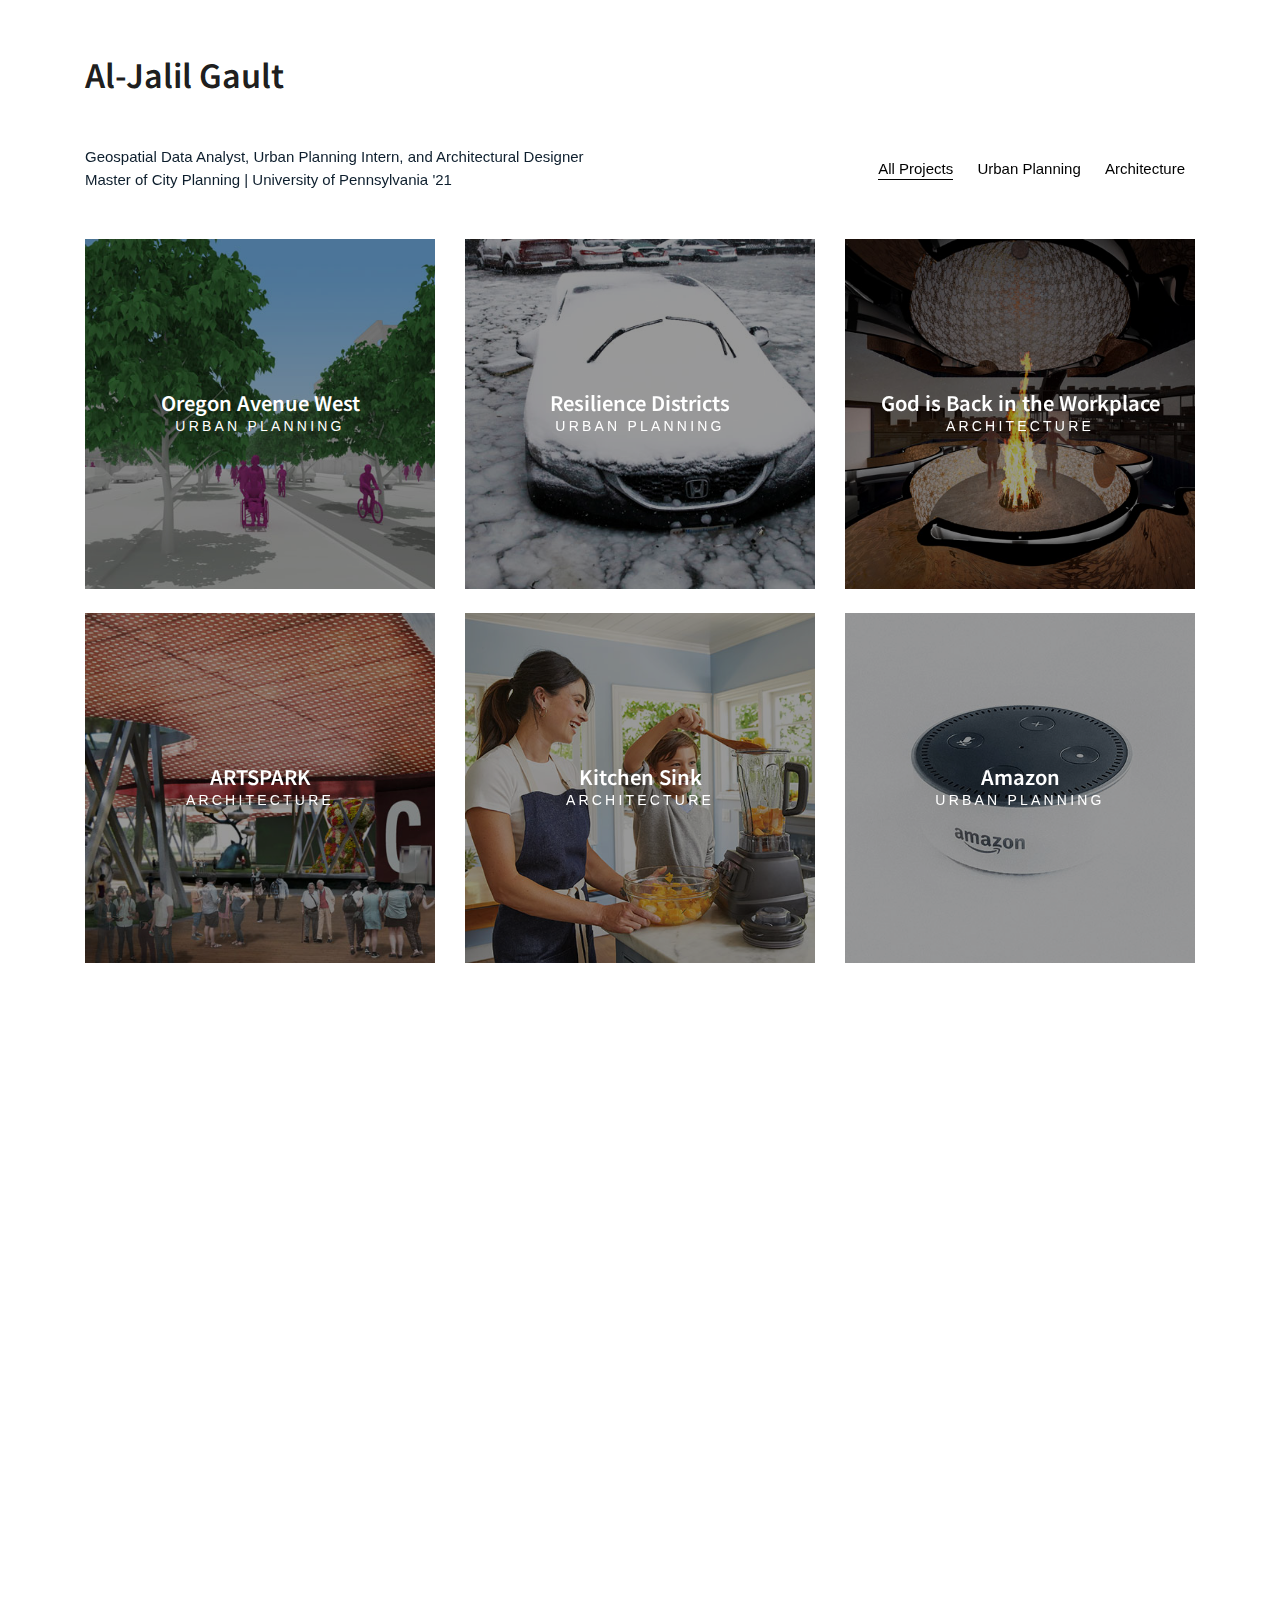
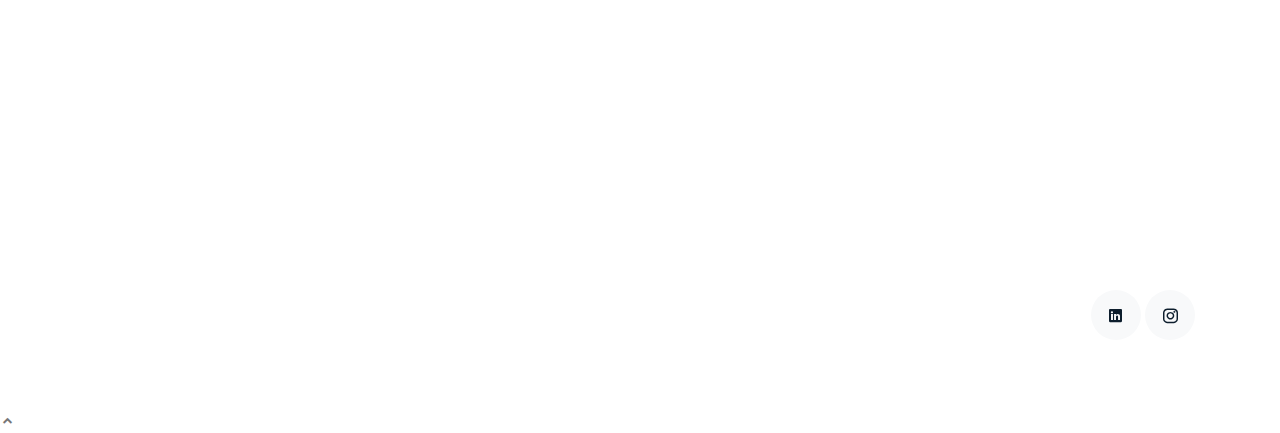
<file: index.html>
<!DOCTYPE html>
<html lang="en">

<head>
  <meta charset="utf-8">
  <meta content="width=device-width, initial-scale=1.0" name="viewport">

  <title>Al-Jalil Gault - Home</title>
  <meta content="" name="descriptison">
  <meta content="" name="keywords">

  <!-- Favicons -->
  <link href="assets/img/favicon.png" rel="icon">
  <link href="assets/img/apple-touch-icon.png" rel="apple-touch-icon">

  <!-- Google Fonts -->
  <link href="https://fonts.googleapis.com/css?family=Noto+Sans+JP" rel="stylesheet">

  <!-- Vendor CSS Files -->
  <link href="assets/vendor/bootstrap/css/bootstrap.min.css" rel="stylesheet">
  <link href="assets/vendor/icofont/icofont.min.css" rel="stylesheet">
  <link href="assets/vendor/aos/aos.css" rel="stylesheet">
  <link href="assets/vendor/line-awesome/css/line-awesome.min.css" rel="stylesheet">
  <link href="assets/vendor/owl.carousel/assets/owl.carousel.min.css" rel="stylesheet">

  <!-- Template Main CSS File -->
  <link href="assets/css/style.css" rel="stylesheet">

  <!-- =======================================================
  * Template Name: MyPortfolio - v2.0.0
  * Template URL: https://bootstrapmade.com/myportfolio-bootstrap-portfolio-website-template/
  * Author: BootstrapMade.com
  * License: https://bootstrapmade.com/license/
  ======================================================== -->
</head>

<body>
  <nav class="navbar navbar-light custom-navbar">
    <div class="container">
      <a class="navbar-brand" href="index.html"><h2>Al-Jalil Gault</h2></a>
      </a>

    </div>
  </nav>

  <main id="main">

    <!-- ======= Works Section ======= -->
    <section class="section site-portfolio">
      <div class="container">
        <div class="row mb-5 align-items-center">
          <div class="col-md-12 col-lg-6 mb-4 mb-lg-0" data-aos="fade-up">
            <p class="mb-0"> Geospatial Data Analyst, Urban Planning Intern, and Architectural Designer </p>
            <p class="mb-0"> Master of City Planning | University of Pennsylvania '21 </p>
          </div>
          <div class="col-md-12 col-lg-6 text-left text-lg-right" data-aos="fade-up" data-aos-delay="100">
            <div id="filters" class="filters">
              <a href="#" data-filter="*" class="active">All Projects</a>
              <a href="#" data-filter=".urban">Urban Planning</a>
              <a href="#" data-filter=".arch">Architecture</a>
            </div>
          </div>
        </div>
        <div id="portfolio-grid" class="row no-gutter" data-aos="fade-up" data-aos-delay="200">
          <div class="item urban col-sm-6 col-md-4 col-lg-4 mb-4">
            <a href="oregon-ave-west.html" class="item-wrap fancybox">
              <div class="work-info">
                <h3>Oregon Avenue West</h3>
                <span>Urban Planning</span>
              </div>
              <img class="img-fluid" src="assets/img/thumbnails/oregon_ave_west_thumb.jpg">
            </a>
          </div>
          <div class="item urban col-sm-6 col-md-4 col-lg-4 mb-4">
            <a href="work-single.html" class="item-wrap fancybox">
              <div class="work-info">
                <h3>Resilience Districts</h3>
                <span>Urban Planning</span>
              </div>
              <img class="img-fluid" src="assets/img/thumbnails/resilience_districts_thumb.jpg">
            </a>
          </div>
          <div class="item arch col-sm-6 col-md-4 col-lg-4 mb-4">
            <a href="god_is_back.html" class="item-wrap fancybox">
              <div class="work-info">
                <h3>God is Back in the Workplace</h3>
                <span>Architecture</span>
              </div>
              <img class="img-fluid" src="assets/img/thumbnails/god_is_back_thumb.jpg">
            </a>
          </div>
          <div class="item arch col-sm-6 col-md-4 col-lg-4 mb-4">
            <a href="work-single.html" class="item-wrap fancybox">
              <div class="work-info">
                <h3>ARTSPARK</h3>
                <span>Architecture</span>
              </div>
              <img class="img-fluid" src="assets/img/thumbnails/artspark_thumb.jpg">
            </a>
          </div>
          <div class="item arch col-sm-6 col-md-4 col-lg-4 mb-4">
            <a href="work-single.html" class="item-wrap fancybox">
              <div class="work-info">
                <h3>Kitchen Sink</h3>
                <span>Architecture</span>
              </div>
              <img class="img-fluid" src="assets/img/img_5.jpg">
            </a>
          </div>
          <div class="item urban col-sm-6 col-md-4 col-lg-4 mb-4">
            <a href="work-single.html" class="item-wrap fancybox">
              <div class="work-info">
                <h3>Amazon</h3>
                <span>Urban Planning</span>
              </div>
              <img class="img-fluid" src="assets/img/img_6.jpg">
            </a>
          </div>
        </div>
      </div>
    </section><!-- End  Works Section -->
    
    <section class="section pb-5">
      <div class="container">
        <div class="row mb-5 align-items-end">
          <div class="col-md-6" data-aos="fade-up">

            <h2>About Me</h2>
            <p class="mb-0">Lorem ipsum dolor sit amet consectetur adipisicing elit. Quisquam necessitatibus incidunt ut
              officiis explicabo inventore.</p>
          </div>

        </div>

        <div class="row">
          <div class="col-md-4 ml-auto order-2" data-aos="fade-up">
            <p>Lorem ipsum dolor sit amet, consectetur adipisicing elit. Dolor dignissimos delectus minima reprehenderit
              molestias illo dolorem et, odio!</p>
            <p>Fuga fugit distinctio delectus iure vitae consequatur excepturi, mollitia, consectetur molestias sapiente
              rem consequuntur, illum adipisci, sed obcaecati!</p>
            <p>Ex, dolorem qui voluptas reprehenderit provident, ad ipsum iure a consequatur voluptatem incidunt nobis.
              Vitae reiciendis quae ex.</p>
            <p>Optio consectetur culpa nemo, fugit pariatur veniam voluptate laudantium rerum fuga dolor in maiores ea
              nisi voluptatibus. Minus?</p>
            <p><a href="assets/docs/200326_Gault_complete_CV.pdf" class="readmore">Download my CV</a></p>
          </div>

          <div class="col-md-7 mb-5 mb-md-0" data-aos="fade-up">
            <p><img src="assets/img/about_me.jpg" alt="Image" class="img-fluid"></p>
          </div>

        </div>

      </div>

    </section>

  <!-- ======= Footer ======= -->
  <footer class="footer" role="contentinfo">
    <div class="container">
      <div class="row">
        <div class="col-sm-6">
        </div>
        <div class="col-sm-6 social text-md-right">
          <a href="https://www.linkedin.com/in/aljalil"><span class="icofont-linkedin"></span></a>
          <a href="https://www.instagram.com/see_aljalil/"><span class="icofont-instagram"></span></a>
        </div>
      </div>
    </div>
  </footer>

  <a href="#" class="back-to-top"><i class="icofont-simple-up"></i></a>

  <!-- Vendor JS Files -->
  <script src="assets/vendor/jquery/jquery.min.js"></script>
  <script src="assets/vendor/bootstrap/js/bootstrap.bundle.min.js"></script>
  <script src="assets/vendor/jquery.easing/jquery.easing.min.js"></script>
  <script src="assets/vendor/php-email-form/validate.js"></script>
  <script src="assets/vendor/aos/aos.js"></script>
  <script src="assets/vendor/isotope-layout/isotope.pkgd.min.js"></script>
  <script src="assets/vendor/owl.carousel/owl.carousel.min.js"></script>

  <!-- Template Main JS File -->
  <script src="assets/js/main.js"></script>

</body>

</html>
</file>
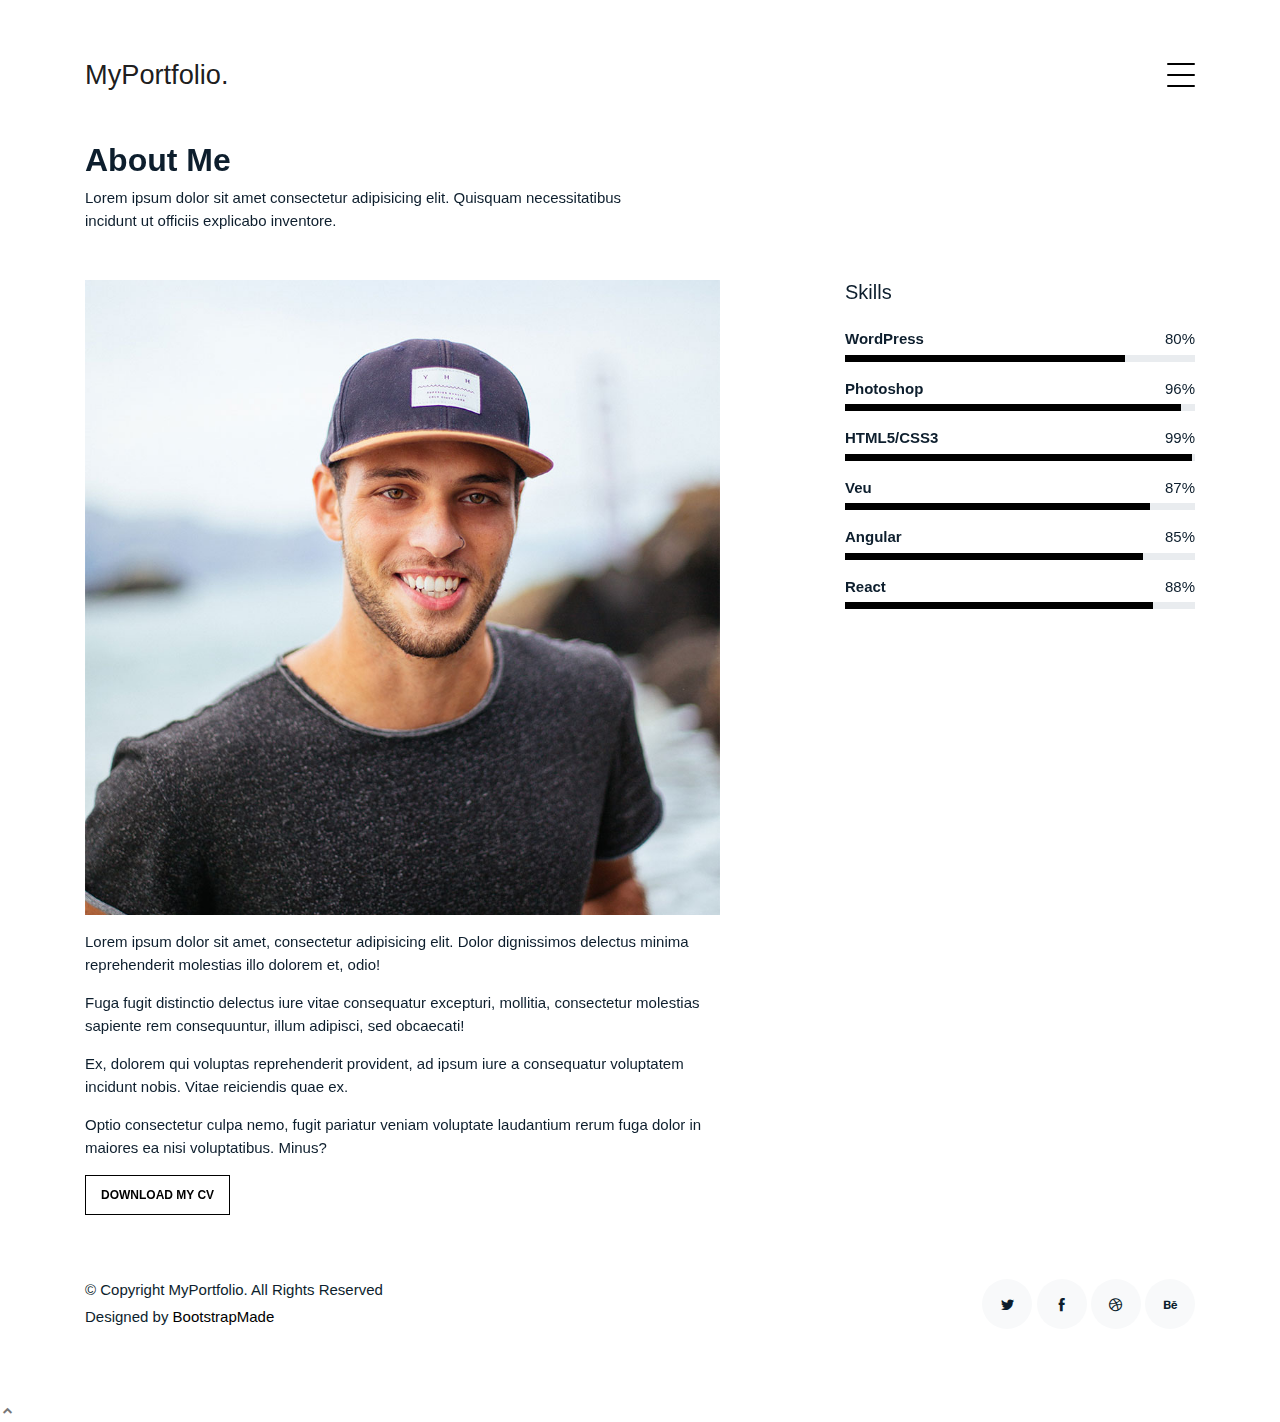
<file: about.html>
<!DOCTYPE html>
<html lang="en">

<head>
  <meta charset="utf-8">
  <meta content="width=device-width, initial-scale=1.0" name="viewport">

  <title>MyPortfolio Bootstrap Template - About</title>
  <meta content="" name="descriptison">
  <meta content="" name="keywords">

  <!-- Favicons -->
  <link href="assets/img/favicon.png" rel="icon">
  <link href="assets/img/apple-touch-icon.png" rel="apple-touch-icon">

  <!-- Google Fonts -->
  <link href="https://fonts.googleapis.com/css?family=https://fonts.googleapis.com/css?family=Inconsolata:400,500,600,700|Raleway:400,400i,500,500i,600,600i,700,700i" rel="stylesheet">

  <!-- Vendor CSS Files -->
  <link href="assets/vendor/bootstrap/css/bootstrap.min.css" rel="stylesheet">
  <link href="assets/vendor/icofont/icofont.min.css" rel="stylesheet">
  <link href="assets/vendor/aos/aos.css" rel="stylesheet">
  <link href="assets/vendor/line-awesome/css/line-awesome.min.css" rel="stylesheet">
  <link href="assets/vendor/owl.carousel/assets/owl.carousel.min.css" rel="stylesheet">

  <!-- Template Main CSS File -->
  <link href="assets/css/style.css" rel="stylesheet">

  <!-- =======================================================
  * Template Name: MyPortfolio - v2.0.0
  * Template URL: https://bootstrapmade.com/myportfolio-bootstrap-portfolio-website-template/
  * Author: BootstrapMade.com
  * License: https://bootstrapmade.com/license/
  ======================================================== -->
</head>

<body>

  <!-- ======= Navbar ======= -->
  <div class="collapse navbar-collapse custom-navmenu" id="main-navbar">
    <div class="container py-2 py-md-5">
      <div class="row align-items-start">
        <div class="col-md-2">
          <ul class="custom-menu">
            <li><a href="index.html">Home</a></li>
            <li class="active"><a href="about.html">About Me</a></li>
            <li><a href="services.html">Services</a></li>
            <li><a href="works.html">Works</a></li>
            <li><a href="contact.html">Contact</a></li>
          </ul>
        </div>
        <div class="col-md-6 d-none d-md-block  mr-auto">
          <div class="tweet d-flex">
            <span class="icofont-twitter text-white mt-2 mr-3"></span>
            <div>
              <p><em>Lorem ipsum dolor sit amet consectetur adipisicing elit. Quisquam necessitatibus incidunt ut officiis explicabo inventore. <br> <a href="#">t.co/v82jsk</a></em></p>
            </div>
          </div>
        </div>
        <div class="col-md-4 d-none d-md-block">
          <h3>Hire Me</h3>
          <p>Lorem ipsum dolor sit amet consectetur adipisicing elit. Quisquam necessitatibus incidunt ut officiisexplicabo inventore. <br> <a href="#">myemail@gmail.com</a></p>
        </div>
      </div>

    </div>
  </div>

  <nav class="navbar navbar-light custom-navbar">
    <div class="container">
      <a class="navbar-brand" href="index.html">MyPortfolio.</a>

      <a href="#" class="burger" data-toggle="collapse" data-target="#main-navbar">
        <span></span>
      </a>

    </div>
  </nav>

  <main id="main">

    <section class="section pb-5">
      <div class="container">
        <div class="row mb-5 align-items-end">
          <div class="col-md-6" data-aos="fade-up">

            <h2>About Me</h2>
            <p class="mb-0">Lorem ipsum dolor sit amet consectetur adipisicing elit. Quisquam necessitatibus incidunt ut
              officiis explicabo inventore.</p>
          </div>

        </div>

        <div class="row">
          <div class="col-md-4 ml-auto order-2" data-aos="fade-up">
            <h3 class="h3 mb-4">Skills</h3>
            <ul class="list-unstyled">
              <li class="mb-3">
                <div class="d-flex mb-1">
                  <strong>WordPress</strong>
                  <span class="ml-auto">80%</span>
                </div>
                <div class="progress custom-progress">
                  <div class="progress-bar" role="progressbar" style="width: 80%" aria-valuenow="80" aria-valuemin="0" aria-valuemax="100"></div>
                </div>
              </li>
              <li class="mb-3">
                <div class="d-flex mb-1">
                  <strong>Photoshop</strong>
                  <span class="ml-auto">96%</span>
                </div>
                <div class="progress custom-progress">
                  <div class="progress-bar" role="progressbar" style="width: 96%" aria-valuenow="96" aria-valuemin="0" aria-valuemax="100"></div>
                </div>
              </li>
              <li class="mb-3">
                <div class="d-flex mb-1">
                  <strong>HTML5/CSS3</strong>
                  <span class="ml-auto">99%</span>
                </div>
                <div class="progress custom-progress">
                  <div class="progress-bar" role="progressbar" style="width: 99%" aria-valuenow="99" aria-valuemin="0" aria-valuemax="100"></div>
                </div>
              </li>
              <li class="mb-3">
                <div class="d-flex mb-1">
                  <strong>Veu</strong>
                  <span class="ml-auto">87%</span>
                </div>
                <div class="progress custom-progress">
                  <div class="progress-bar" role="progressbar" style="width: 87%" aria-valuenow="87" aria-valuemin="0" aria-valuemax="100"></div>
                </div>
              </li>
              <li class="mb-3">
                <div class="d-flex mb-1">
                  <strong>Angular</strong>
                  <span class="ml-auto">85%</span>
                </div>
                <div class="progress custom-progress">
                  <div class="progress-bar" role="progressbar" style="width: 85%" aria-valuenow="85" aria-valuemin="0" aria-valuemax="100"></div>
                </div>
              </li>
              <li class="mb-3">
                <div class="d-flex mb-1">
                  <strong>React</strong>
                  <span class="ml-auto">88%</span>
                </div>
                <div class="progress custom-progress">
                  <div class="progress-bar" role="progressbar" style="width: 88%" aria-valuenow="88" aria-valuemin="0" aria-valuemax="100"></div>
                </div>
              </li>
            </ul>
          </div>

          <div class="col-md-7 mb-5 mb-md-0" data-aos="fade-up">
            <p><img src="assets/img/person_1_sq.jpg" alt="Image" class="img-fluid"></p>
            <p>Lorem ipsum dolor sit amet, consectetur adipisicing elit. Dolor dignissimos delectus minima reprehenderit
              molestias illo dolorem et, odio!</p>
            <p>Fuga fugit distinctio delectus iure vitae consequatur excepturi, mollitia, consectetur molestias sapiente
              rem consequuntur, illum adipisci, sed obcaecati!</p>
            <p>Ex, dolorem qui voluptas reprehenderit provident, ad ipsum iure a consequatur voluptatem incidunt nobis.
              Vitae reiciendis quae ex.</p>
            <p>Optio consectetur culpa nemo, fugit pariatur veniam voluptate laudantium rerum fuga dolor in maiores ea
              nisi voluptatibus. Minus?</p>
            <p><a href="#" class="readmore">Download my CV</a></p>
          </div>

        </div>

      </div>

    </section>

  </main><!-- End #main -->

  <!-- ======= Footer ======= -->
  <footer class="footer" role="contentinfo">
    <div class="container">
      <div class="row">
        <div class="col-sm-6">
          <p class="mb-1">&copy; Copyright MyPortfolio. All Rights Reserved</p>
          <div class="credits">
            <!--
            All the links in the footer should remain intact.
            You can delete the links only if you purchased the pro version.
            Licensing information: https://bootstrapmade.com/license/
            Purchase the pro version with working PHP/AJAX contact form: https://bootstrapmade.com/buy/?theme=MyPortfolio
          -->
            Designed by <a href="https://bootstrapmade.com/">BootstrapMade</a>
          </div>
        </div>
        <div class="col-sm-6 social text-md-right">
          <a href="#"><span class="icofont-twitter"></span></a>
          <a href="#"><span class="icofont-facebook"></span></a>
          <a href="#"><span class="icofont-dribbble"></span></a>
          <a href="#"><span class="icofont-behance"></span></a>
        </div>
      </div>
    </div>
  </footer>

  <a href="#" class="back-to-top"><i class="icofont-simple-up"></i></a>

  <!-- Vendor JS Files -->
  <script src="assets/vendor/jquery/jquery.min.js"></script>
  <script src="assets/vendor/bootstrap/js/bootstrap.bundle.min.js"></script>
  <script src="assets/vendor/jquery.easing/jquery.easing.min.js"></script>
  <script src="assets/vendor/php-email-form/validate.js"></script>
  <script src="assets/vendor/aos/aos.js"></script>
  <script src="assets/vendor/isotope-layout/isotope.pkgd.min.js"></script>
  <script src="assets/vendor/owl.carousel/owl.carousel.min.js"></script>

  <!-- Template Main JS File -->
  <script src="assets/js/main.js"></script>

</body>

</html>
</file>
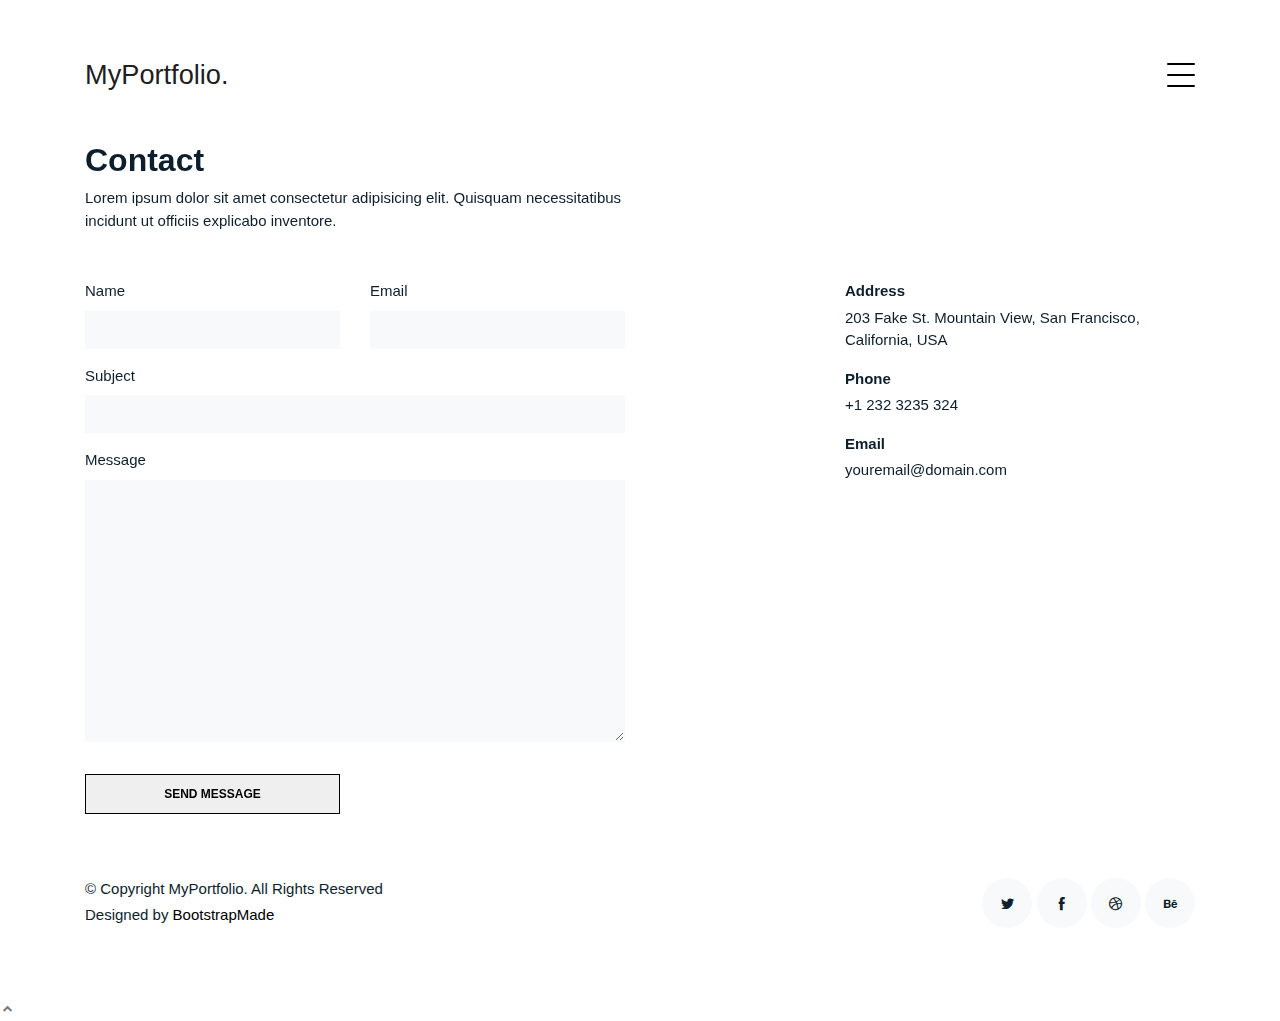
<file: contact.html>
<!DOCTYPE html>
<html lang="en">

<head>
  <meta charset="utf-8">
  <meta content="width=device-width, initial-scale=1.0" name="viewport">

  <title>MyPortfolio Bootstrap Template - Contact</title>
  <meta content="" name="descriptison">
  <meta content="" name="keywords">

  <!-- Favicons -->
  <link href="assets/img/favicon.png" rel="icon">
  <link href="assets/img/apple-touch-icon.png" rel="apple-touch-icon">

  <!-- Google Fonts -->
  <link href="https://fonts.googleapis.com/css?family=https://fonts.googleapis.com/css?family=Inconsolata:400,500,600,700|Raleway:400,400i,500,500i,600,600i,700,700i" rel="stylesheet">

  <!-- Vendor CSS Files -->
  <link href="assets/vendor/bootstrap/css/bootstrap.min.css" rel="stylesheet">
  <link href="assets/vendor/icofont/icofont.min.css" rel="stylesheet">
  <link href="assets/vendor/aos/aos.css" rel="stylesheet">
  <link href="assets/vendor/line-awesome/css/line-awesome.min.css" rel="stylesheet">
  <link href="assets/vendor/owl.carousel/assets/owl.carousel.min.css" rel="stylesheet">

  <!-- Template Main CSS File -->
  <link href="assets/css/style.css" rel="stylesheet">

  <!-- =======================================================
  * Template Name: MyPortfolio - v2.0.0
  * Template URL: https://bootstrapmade.com/myportfolio-bootstrap-portfolio-website-template/
  * Author: BootstrapMade.com
  * License: https://bootstrapmade.com/license/
  ======================================================== -->
</head>

<body>

  <!-- ======= Navbar ======= -->
  <div class="collapse navbar-collapse custom-navmenu" id="main-navbar">
    <div class="container py-2 py-md-5">
      <div class="row align-items-start">
        <div class="col-md-2">
          <ul class="custom-menu">
            <li><a href="index.html">Home</a></li>
            <li><a href="about.html">About Me</a></li>
            <li><a href="services.html">Services</a></li>
            <li><a href="works.html">Works</a></li>
            <li class="active"><a href="contact.html">Contact</a></li>
          </ul>
        </div>
        <div class="col-md-6 d-none d-md-block  mr-auto">
          <div class="tweet d-flex">
            <span class="icofont-twitter text-white mt-2 mr-3"></span>
            <div>
              <p><em>Lorem ipsum dolor sit amet consectetur adipisicing elit. Quisquam necessitatibus incidunt ut officiis explicabo inventore. <br> <a href="#">t.co/v82jsk</a></em></p>
            </div>
          </div>
        </div>
        <div class="col-md-4 d-none d-md-block">
          <h3>Hire Me</h3>
          <p>Lorem ipsum dolor sit amet consectetur adipisicing elit. Quisquam necessitatibus incidunt ut officiisexplicabo inventore. <br> <a href="#">myemail@gmail.com</a></p>
        </div>
      </div>

    </div>
  </div>

  <nav class="navbar navbar-light custom-navbar">
    <div class="container">
      <a class="navbar-brand" href="index.html">MyPortfolio.</a>

      <a href="#" class="burger" data-toggle="collapse" data-target="#main-navbar">
        <span></span>
      </a>

    </div>
  </nav>

  <main id="main">

    <section class="section pb-5">
      <div class="container">

        <div class="row mb-5 align-items-end">
          <div class="col-md-6" data-aos="fade-up">
            <h2>Contact</h2>
            <p class="mb-0">Lorem ipsum dolor sit amet consectetur adipisicing elit. Quisquam necessitatibus incidunt ut
              officiis explicabo inventore.
            </p>
          </div>

        </div>

        <div class="row">
          <div class="col-md-6 mb-5 mb-md-0" data-aos="fade-up">

            <form action="forms/contact.php" method="post" role="form" class="php-email-form">

              <div class="row">
                <div class="col-md-6 form-group">
                  <label for="name">Name</label>
                  <input type="text" name="name" class="form-control" id="name" data-rule="minlen:4" data-msg="Please enter at least 4 chars" />
                  <div class="validate"></div>
                </div>
                <div class="col-md-6 form-group">
                  <label for="name">Email</label>
                  <input type="email" class="form-control" name="email" id="email" data-rule="email" data-msg="Please enter a valid email" />
                  <div class="validate"></div>
                </div>
                <div class="col-md-12 form-group">
                  <label for="name">Subject</label>
                  <input type="text" class="form-control" name="subject" id="subject" data-rule="minlen:4" data-msg="Please enter at least 8 chars of subject" />
                  <div class="validate"></div>
                </div>
                <div class="col-md-12 form-group">
                  <label for="name">Message</label>
                  <textarea class="form-control" name="message" cols="30" rows="10" data-rule="required" data-msg="Please write something for us"></textarea>
                  <div class="validate"></div>
                </div>

                <div class="col-md-12 mb-3">
                  <div class="loading">Loading</div>
                  <div class="error-message"></div>
                  <div class="sent-message">Your message has been sent. Thank you!</div>
                </div>

                <div class="col-md-6 form-group">
                  <input type="submit" class="readmore d-block w-100" value="Send Message">
                </div>
              </div>

            </form>

          </div>

          <div class="col-md-4 ml-auto order-2" data-aos="fade-up">
            <ul class="list-unstyled">
              <li class="mb-3">
                <strong class="d-block mb-1">Address</strong>
                <span>203 Fake St. Mountain View, San Francisco, California, USA</span>
              </li>
              <li class="mb-3">
                <strong class="d-block mb-1">Phone</strong>
                <span>+1 232 3235 324</span>
              </li>
              <li class="mb-3">
                <strong class="d-block mb-1">Email</strong>
                <span>youremail@domain.com</span>
              </li>
            </ul>
          </div>

        </div>

      </div>

    </section>

  </main><!-- End #main -->

  <!-- ======= Footer ======= -->
  <footer class="footer" role="contentinfo">
    <div class="container">
      <div class="row">
        <div class="col-sm-6">
          <p class="mb-1">&copy; Copyright MyPortfolio. All Rights Reserved</p>
          <div class="credits">
            <!--
            All the links in the footer should remain intact.
            You can delete the links only if you purchased the pro version.
            Licensing information: https://bootstrapmade.com/license/
            Purchase the pro version with working PHP/AJAX contact form: https://bootstrapmade.com/buy/?theme=MyPortfolio
          -->
            Designed by <a href="https://bootstrapmade.com/">BootstrapMade</a>
          </div>
        </div>
        <div class="col-sm-6 social text-md-right">
          <a href="#"><span class="icofont-twitter"></span></a>
          <a href="#"><span class="icofont-facebook"></span></a>
          <a href="#"><span class="icofont-dribbble"></span></a>
          <a href="#"><span class="icofont-behance"></span></a>
        </div>
      </div>
    </div>
  </footer>

  <a href="#" class="back-to-top"><i class="icofont-simple-up"></i></a>

  <!-- Vendor JS Files -->
  <script src="assets/vendor/jquery/jquery.min.js"></script>
  <script src="assets/vendor/bootstrap/js/bootstrap.bundle.min.js"></script>
  <script src="assets/vendor/jquery.easing/jquery.easing.min.js"></script>
  <script src="assets/vendor/php-email-form/validate.js"></script>
  <script src="assets/vendor/aos/aos.js"></script>
  <script src="assets/vendor/isotope-layout/isotope.pkgd.min.js"></script>
  <script src="assets/vendor/owl.carousel/owl.carousel.min.js"></script>

  <!-- Template Main JS File -->
  <script src="assets/js/main.js"></script>

</body>

</html>
</file>
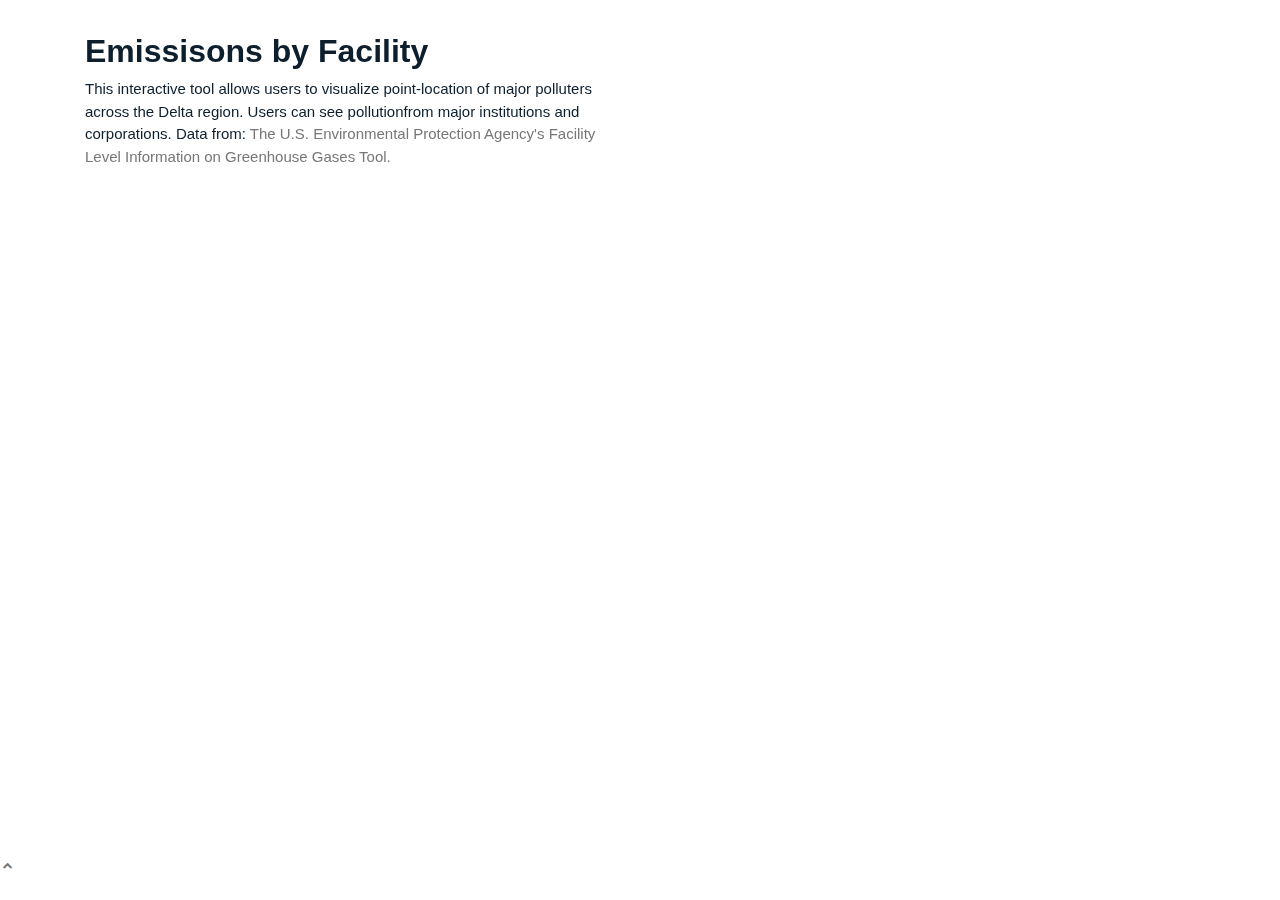
<file: emissions.html>
<!DOCTYPE html>
<html lang="en">

<head>
  <meta charset="utf-8">
  <meta content="width=device-width, initial-scale=1.0" name="viewport">

  <title>Delta Web Integration</title>
  <meta content="" name="descriptison">
  <meta content="" name="keywords">

  <!-- Favicons -->
  <link href="assets/img/favicon.png" rel="icon">
  <link href="assets/img/apple-touch-icon.png" rel="apple-touch-icon">

  <!-- Google Fonts -->
  <link href="https://fonts.googleapis.com/css?family=https://fonts.googleapis.com/css?family=Inconsolata:400,500,600,700|Raleway:400,400i,500,500i,600,600i,700,700i" rel="stylesheet">

  <!-- Vendor CSS Files -->
  <link href="assets/vendor/bootstrap/css/bootstrap.min.css" rel="stylesheet">
  <link href="assets/vendor/icofont/icofont.min.css" rel="stylesheet">
  <link href="assets/vendor/aos/aos.css" rel="stylesheet">
  <link href="assets/vendor/line-awesome/css/line-awesome.min.css" rel="stylesheet">
  <link href="assets/vendor/owl.carousel/assets/owl.carousel.min.css" rel="stylesheet">

  <!-- Template Main CSS File -->
  <link href="assets/css/style.css" rel="stylesheet">

  <!-- =======================================================
  * Template Name: MyPortfolio - v2.0.0
  * Template URL: https://bootstrapmade.com/myportfolio-bootstrap-portfolio-website-template/
  * Author: BootstrapMade.com
  * License: https://bootstrapmade.com/license/
  ======================================================== -->
</head>

<body>


  <main id="main">

    <section class="section pb-5">
      <div class="container">
        <div class="row mb-5 align-items-end">
          <div class="col-md-6" data-aos="fade-up">

            <h2>Emissisons by Facility</h2>
            <p class="mb-0">This interactive tool allows users to visualize point-location of major polluters across the Delta region. Users can see pollutionfrom major institutions and corporations. Data from: <a href="https://ghgdata.epa.gov/ghgp/main.do?site_preference=normal#">The U.S. Environmental Protection Agency's Facility Level Information on Greenhouse Gases Tool.</a></p>
          </div>

        </div>
        </div>
<iframe width="100%" height="520" frameborder="0" src="https://upenn-carto.carto.com/u/gault34/builder/007e5066-878e-4fda-b3e1-31370eacd2d2/embed" allowfullscreen webkitallowfullscreen mozallowfullscreen oallowfullscreen msallowfullscreen></iframe>
        <div class="row">
      

      </div>

    </section>

  </main><!-- End #main -->

  <!-- ======= Footer ======= -->
  <footer class="footer" role="contentinfo">
    <div class="container">
      <div class="row">
        <div class="col-sm-6">
          <div class="credits">
            <!--
            All the links in the footer should remain intact.
            You can delete the links only if you purchased the pro version.
            Licensing information: https://bootstrapmade.com/license/
            Purchase the pro version with working PHP/AJAX contact form: https://bootstrapmade.com/buy/?theme=MyPortfolio
          -->
          </div>
        </div>
        <div class="col-sm-6 social text-md-right">
        </div>
      </div>
    </div>
  </footer>

  <a href="#" class="back-to-top"><i class="icofont-simple-up"></i></a>

  <!-- Vendor JS Files -->
  <script src="assets/vendor/jquery/jquery.min.js"></script>
  <script src="assets/vendor/bootstrap/js/bootstrap.bundle.min.js"></script>
  <script src="assets/vendor/jquery.easing/jquery.easing.min.js"></script>
  <script src="assets/vendor/php-email-form/validate.js"></script>
  <script src="assets/vendor/aos/aos.js"></script>
  <script src="assets/vendor/isotope-layout/isotope.pkgd.min.js"></script>
  <script src="assets/vendor/owl.carousel/owl.carousel.min.js"></script>

  <!-- Template Main JS File -->
  <script src="assets/js/main.js"></script>

</body>

</html>
</file>
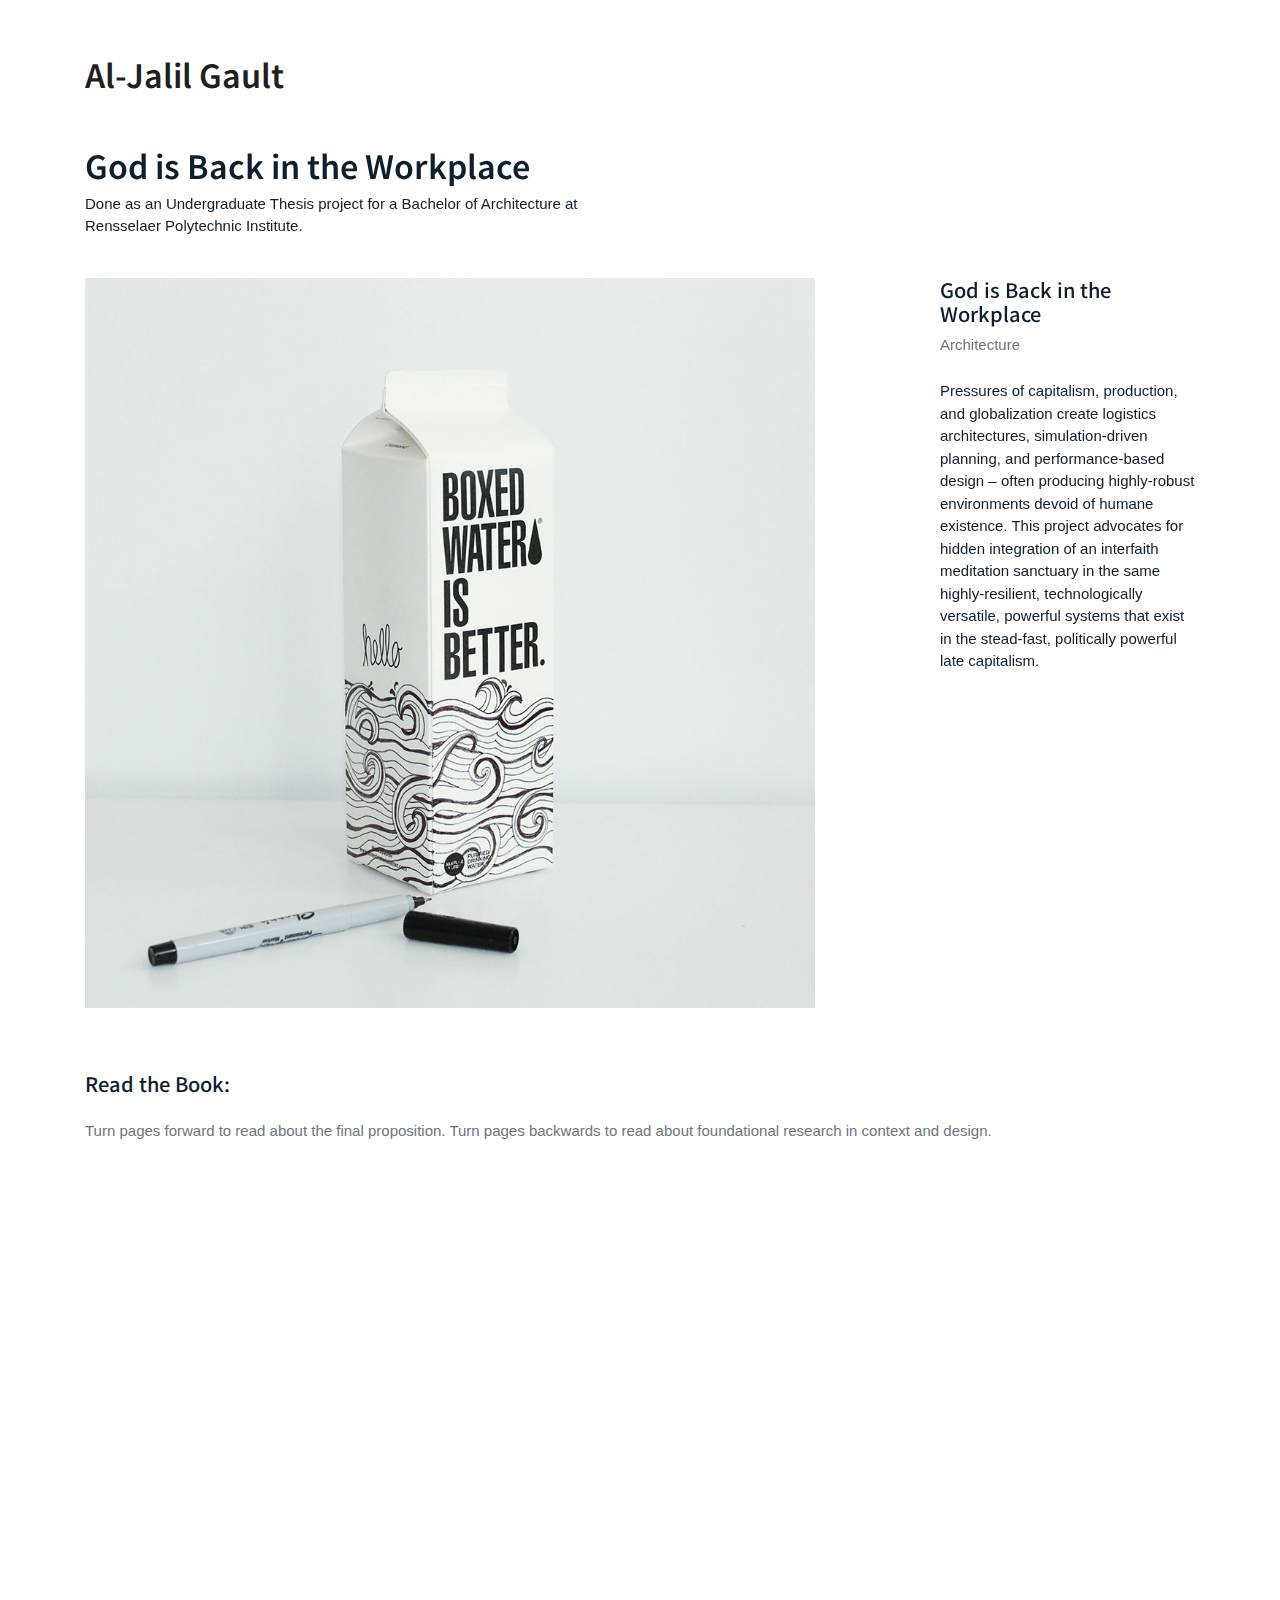
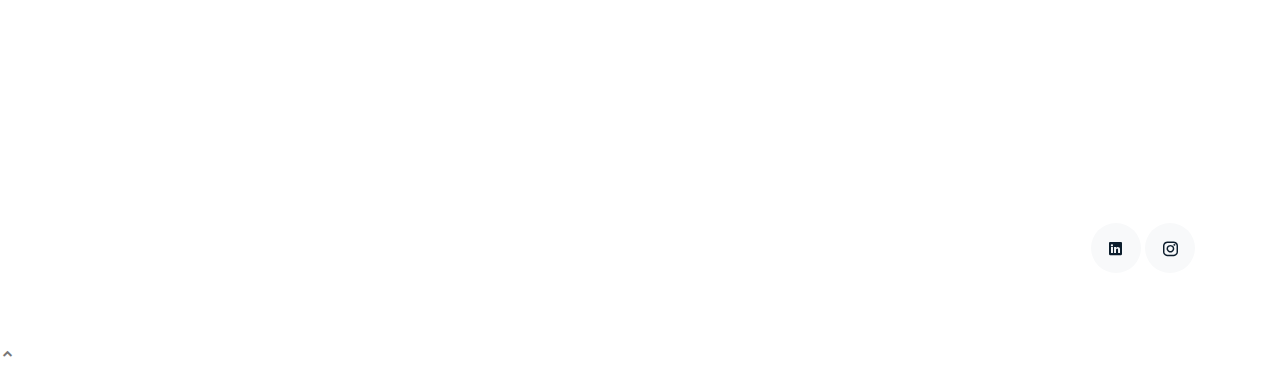
<file: god_is_back.html>
<!DOCTYPE html>
<html lang="en">

<head>
  <meta charset="utf-8">
  <meta content="width=device-width, initial-scale=1.0" name="viewport">

  <title>Al-Jalil Gault - God is Back in the Workplace</title>
  <meta content="" name="descriptison">
  <meta content="" name="keywords">

  <!-- Favicons -->
  <link href="assets/img/favicon.png" rel="icon">
  <link href="assets/img/apple-touch-icon.png" rel="apple-touch-icon">

  <!-- Google Fonts -->
  <link href="https://fonts.googleapis.com/css?family=Noto+Sans+JP" rel="stylesheet">

  <!-- Vendor CSS Files -->
  <link href="assets/vendor/bootstrap/css/bootstrap.min.css" rel="stylesheet">
  <link href="assets/vendor/icofont/icofont.min.css" rel="stylesheet">
  <link href="assets/vendor/aos/aos.css" rel="stylesheet">
  <link href="assets/vendor/line-awesome/css/line-awesome.min.css" rel="stylesheet">
  <link href="assets/vendor/owl.carousel/assets/owl.carousel.min.css" rel="stylesheet">

  <!-- Template Main CSS File -->
  <link href="assets/css/style.css" rel="stylesheet">

  <!-- =======================================================
  * Template Name: MyPortfolio - v2.0.0
  * Template URL: https://bootstrapmade.com/myportfolio-bootstrap-portfolio-website-template/
  * Author: BootstrapMade.com
  * License: https://bootstrapmade.com/license/
  ======================================================== -->
</head>

<body>

  <nav class="navbar navbar-light custom-navbar">
    <div class="container">
      <a class="navbar-brand" href="index.html"><h2>Al-Jalil Gault</h2></a>
      </a>

    </div>
  </nav>

  <main id="main">

    <section class="section">
      <div class="container">
        <div class="row mb-4 align-items-center">
          <div class="col-md-6" data-aos="fade-up">
            <h2>God is Back in the Workplace</h2>
            <p>Done as an Undergraduate Thesis project for a Bachelor of Architecture at Rensselaer Polytechnic Institute.</p>
          </div>
        </div>
      </div>

      <div class="site-section pb-0">
        <div class="container">
          <div class="row align-items-stretch">
            <div class="col-md-8" data-aos="fade-up">
              <img src="assets/img/img_1_big.jpg" alt="Image" class="img-fluid">
            </div>
            <div class="col-md-3 ml-auto" data-aos="fade-up" data-aos-delay="100">
              <div class="sticky-content">
                <h3 class="h3">God is Back in the Workplace</h3>
                <p class="mb-4"><span class="text-muted">Architecture</span></p>

                <div class="mb-5">
                  <p>Pressures of capitalism, production, and globalization create logistics architectures, simulation-driven planning, and performance-based design – often producing highly-robust environments devoid of humane existence. This project advocates for hidden integration of an interfaith meditation sanctuary in the same highly-resilient, technologically versatile, powerful systems that exist in the stead-fast, politically powerful late capitalism.</p>

                </div>
              </div>
            </div>
          </div>
        </div>
    </section>

 <section class="section">
  
  <div class="container">
  <h3 class="mb-4 h3">Read the Book: </h3>
  <p class="mb-4"><span class="text-muted">Turn pages forward to read about the final proposition. Turn pages backwards to read about foundational research in context and design.</span></p>
  </div>

<div class="container">
<style>
.embed-container 
{ 
position: relative; 
padding-bottom:56.25%; 
height:0; 
overflow: hidden; 
max-width: 100%; 
} 
.embed-container iframe, 
.embed-container object, 
.embed-container embed 
{ 
position: absolute; 
top: 0; 
left: 0; 
width: 100%; 
height: 100%;
}
</style>
<div class='embed-container' data-page-width='494' data-page-height='640' id='ypembedcontainer' >
  <iframe   src="https://www.yumpu.com/en/embed/view/KDvhrRTaZtofGCFY" frameborder="0" allowfullscreen="true"  allowtransparency="true"></iframe>
</div>
<script src='https://players.yumpu.com/modules/embed/yp_r_iframe.js' >
</script>
</div>
</section>

  </main><!-- End #main -->

  <!-- ======= Footer ======= -->
  <footer class="footer" role="contentinfo">
    <div class="container">
      <div class="row">
        <div class="col-sm-6">
        </div>
        <div class="col-sm-6 social text-md-right">
          <a href="https://www.linkedin.com/in/aljalil"><span class="icofont-linkedin"></span></a>
          <a href="https://www.instagram.com/see_aljalil/"><span class="icofont-instagram"></span></a>
        </div>
      </div>
    </div>
  </footer>

  <a href="#" class="back-to-top"><i class="icofont-simple-up"></i></a>

  <!-- Vendor JS Files -->
  <script src="assets/vendor/jquery/jquery.min.js"></script>
  <script src="assets/vendor/bootstrap/js/bootstrap.bundle.min.js"></script>
  <script src="assets/vendor/jquery.easing/jquery.easing.min.js"></script>
  <script src="assets/vendor/php-email-form/validate.js"></script>
  <script src="assets/vendor/aos/aos.js"></script>
  <script src="assets/vendor/isotope-layout/isotope.pkgd.min.js"></script>
  <script src="assets/vendor/owl.carousel/owl.carousel.min.js"></script>

  <!-- Template Main JS File -->
  <script src="assets/js/main.js"></script>

</body>

</html>
</file>
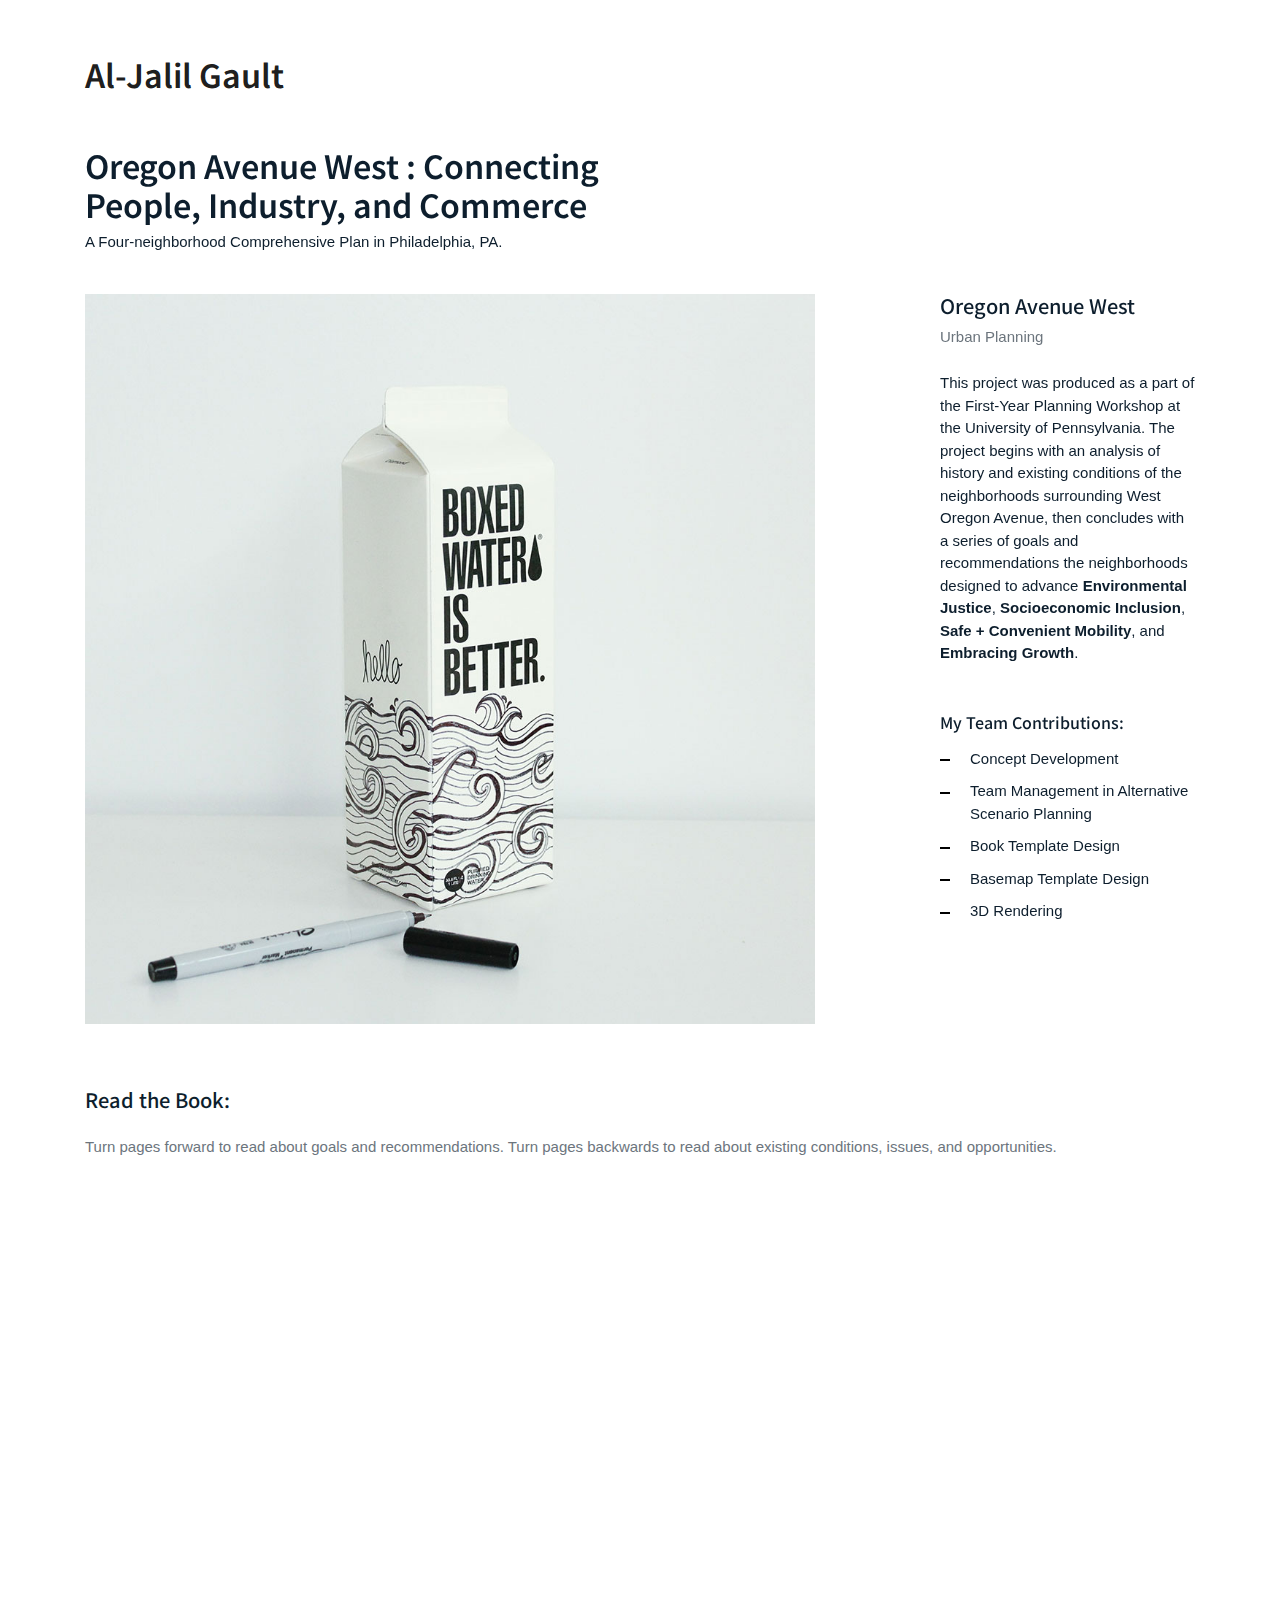
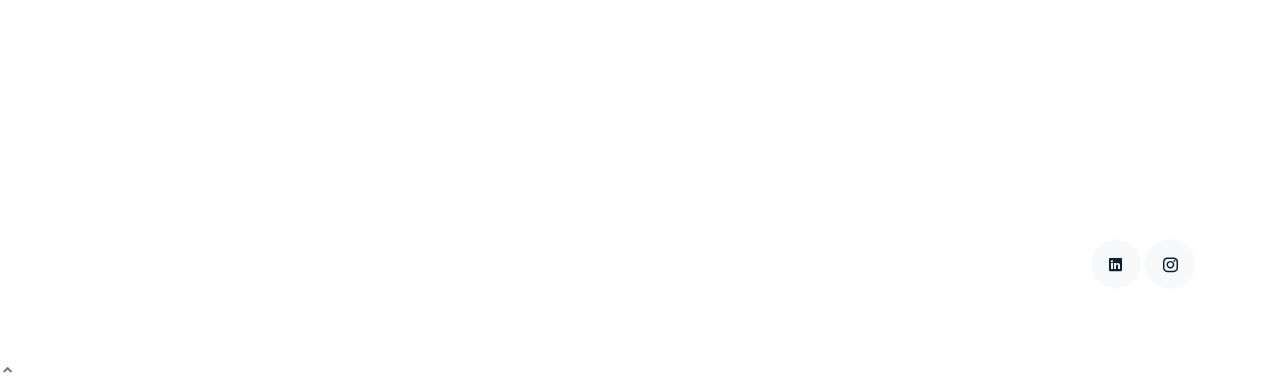
<file: oregon-ave-west.html>
<!DOCTYPE html>
<html lang="en">

<head>
  <meta charset="utf-8">
  <meta content="width=device-width, initial-scale=1.0" name="viewport">

  <title>Al-Jalil Gault - Oregon Ave West</title>
  <meta content="" name="descriptison">
  <meta content="" name="keywords">

  <!-- Favicons -->
  <link href="assets/img/favicon.png" rel="icon">
  <link href="assets/img/apple-touch-icon.png" rel="apple-touch-icon">

  <!-- Google Fonts -->
  <link href="https://fonts.googleapis.com/css?family=Noto+Sans+JP" rel="stylesheet">

  <!-- Vendor CSS Files -->
  <link href="assets/vendor/bootstrap/css/bootstrap.min.css" rel="stylesheet">
  <link href="assets/vendor/icofont/icofont.min.css" rel="stylesheet">
  <link href="assets/vendor/aos/aos.css" rel="stylesheet">
  <link href="assets/vendor/line-awesome/css/line-awesome.min.css" rel="stylesheet">
  <link href="assets/vendor/owl.carousel/assets/owl.carousel.min.css" rel="stylesheet">

  <!-- Template Main CSS File -->
  <link href="assets/css/style.css" rel="stylesheet">

  <!-- =======================================================
  * Template Name: MyPortfolio - v2.0.0
  * Template URL: https://bootstrapmade.com/myportfolio-bootstrap-portfolio-website-template/
  * Author: BootstrapMade.com
  * License: https://bootstrapmade.com/license/
  ======================================================== -->
</head>

<body>

  <nav class="navbar navbar-light custom-navbar">
    <div class="container">
      <a class="navbar-brand" href="index.html"><h2>Al-Jalil Gault</h2></a>
      </a>

    </div>
  </nav>

  <main id="main">

    <section class="section">
      <div class="container">
        <div class="row mb-4 align-items-center">
          <div class="col-md-6" data-aos="fade-up">
            <h2>Oregon Avenue West : Connecting People, Industry, and Commerce</h2>
            <p>A Four-neighborhood Comprehensive Plan in Philadelphia, PA.</p>
          </div>
        </div>
      </div>

      <div class="site-section pb-0">
        <div class="container">
          <div class="row align-items-stretch">
            <div class="col-md-8" data-aos="fade-up">
              <img src="assets/img/img_1_big.jpg" alt="Image" class="img-fluid">
            </div>
            <div class="col-md-3 ml-auto" data-aos="fade-up" data-aos-delay="100">
              <div class="sticky-content">
                <h3 class="h3">Oregon Avenue West</h3>
                <p class="mb-4"><span class="text-muted">Urban Planning</span></p>

                <div class="mb-5">
                  <p>This project was produced as a part of the First-Year Planning Workshop at the University of Pennsylvania. The project begins with an analysis of history and existing conditions of the neighborhoods surrounding West Oregon Avenue, then concludes with a series of goals and recommendations the neighborhoods designed to advance <b>Environmental Justice</b>, <b>Socioeconomic Inclusion</b>, <b>Safe + Convenient Mobility</b>, and <b>Embracing Growth</b>.</p>

                </div>

                <h4 class="h4 mb-3">My Team Contributions:</h4>
                <ul class="list-unstyled list-line mb-5">
                  <li>Concept Development</li>
                  <li>Team Management in Alternative Scenario Planning</li>
                  <li>Book Template Design</li>
                  <li>Basemap Template Design</li>
                  <li>3D Rendering </li>
                </ul>
              </div>
            </div>
          </div>
        </div>
    </section>

 <section class="section">
  
    <div class="container">
      <h3 class="mb-4 h3">Read the Book: </h3>
      <p class="mb-4"><span class="text-muted">Turn pages forward to read about goals and recommendations. Turn pages backwards to read about existing conditions, issues, and opportunities.</span></p>
    </div>

    <div class="container">
      <style>.embed-container 
      { 
        position: relative; 
        padding-bottom:56.25%; 
        height:0; 
        overflow: hidden; 
        max-width: 100%; 
        } 

        .embed-container iframe, 
        .embed-container object, 
        .embed-container embed 
        
        { 
          position: absolute; 
          top: 0; 
          left: 0; 
          width: 100%; 
          height: 100%;
        }

      </style>

      <div class='embed-container' data-page-width='494' data-page-height='640' id='ypembedcontainer' >
        <iframe src="https://www.yumpu.com/en/embed/view/ShIFvOM4xtuEcHTL" frameborder="0" allowfullscreen="true"  allowtransparency="true"> </iframe>
      </div>
        <script src='https://players.yumpu.com/modules/embed/yp_r_iframe.js' ></script>
    </div>
  </section>
</main><!-- End #main -->


  <!-- ======= Footer ======= -->
  <footer class="footer" role="contentinfo">
    <div class="container">
      <div class="row">
        <div class="col-sm-6">
        </div>
        <div class="col-sm-6 social text-md-right">
          <a href="https://www.linkedin.com/in/aljalil"><span class="icofont-linkedin"></span></a>
          <a href="https://www.instagram.com/see_aljalil/"><span class="icofont-instagram"></span></a>
        </div>
      </div>
    </div>
  </footer>

  <a href="#" class="back-to-top"><i class="icofont-simple-up"></i></a>

  <!-- Vendor JS Files -->
  <script src="assets/vendor/jquery/jquery.min.js"></script>
  <script src="assets/vendor/bootstrap/js/bootstrap.bundle.min.js"></script>
  <script src="assets/vendor/jquery.easing/jquery.easing.min.js"></script>
  <script src="assets/vendor/php-email-form/validate.js"></script>
  <script src="assets/vendor/aos/aos.js"></script>
  <script src="assets/vendor/isotope-layout/isotope.pkgd.min.js"></script>
  <script src="assets/vendor/owl.carousel/owl.carousel.min.js"></script>

  <!-- Template Main JS File -->
  <script src="assets/js/main.js"></script>

</body>

</html>
</file>
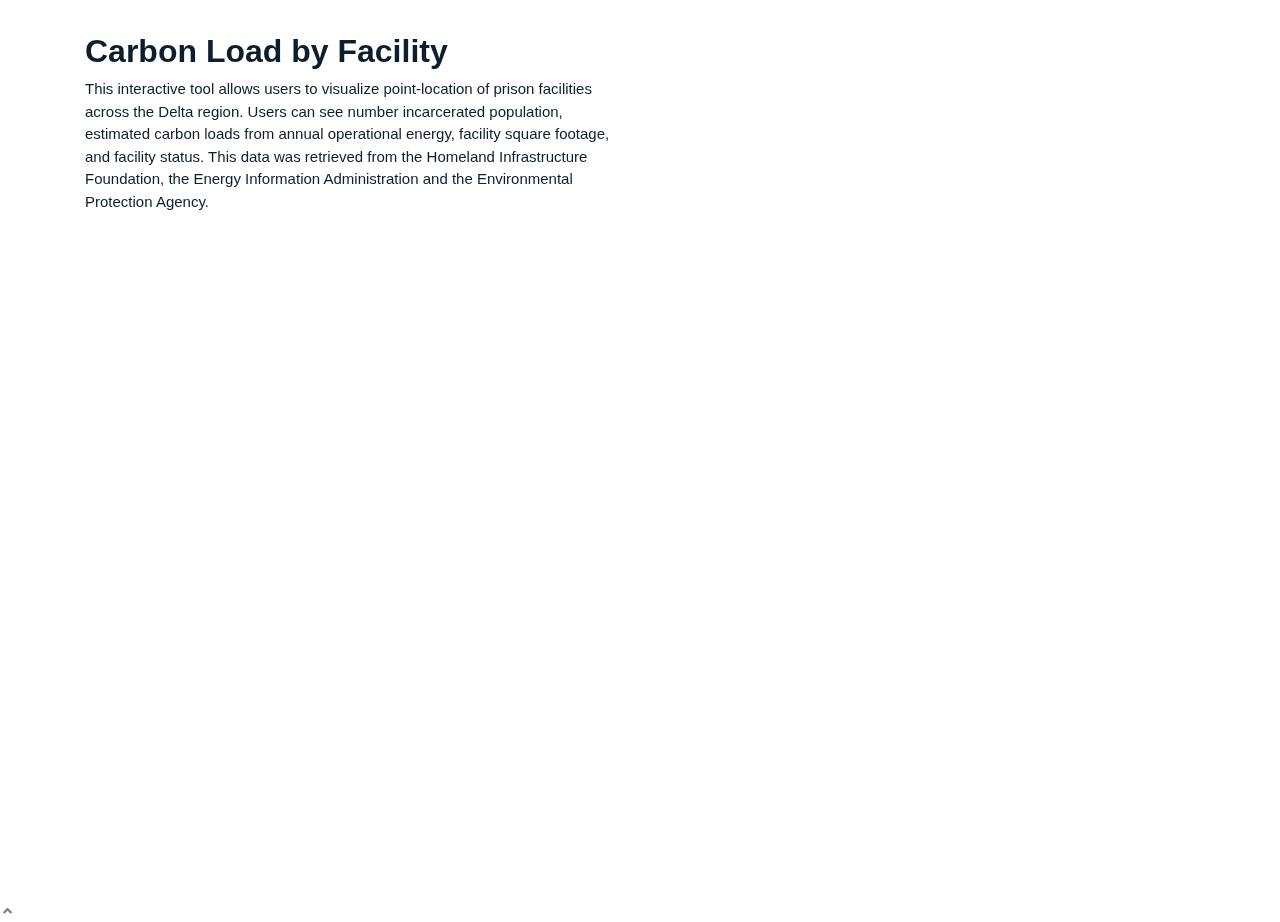
<file: prison_energy.html>
<!DOCTYPE html>
<html lang="en">

<head>
  <meta charset="utf-8">
  <meta content="width=device-width, initial-scale=1.0" name="viewport">

  <title>Delta Web Integration</title>
  <meta content="" name="descriptison">
  <meta content="" name="keywords">

  <!-- Favicons -->
  <link href="assets/img/favicon.png" rel="icon">
  <link href="assets/img/apple-touch-icon.png" rel="apple-touch-icon">

  <!-- Google Fonts -->
  <link href="https://fonts.googleapis.com/css?family=https://fonts.googleapis.com/css?family=Inconsolata:400,500,600,700|Raleway:400,400i,500,500i,600,600i,700,700i" rel="stylesheet">

  <!-- Vendor CSS Files -->
  <link href="assets/vendor/bootstrap/css/bootstrap.min.css" rel="stylesheet">
  <link href="assets/vendor/icofont/icofont.min.css" rel="stylesheet">
  <link href="assets/vendor/aos/aos.css" rel="stylesheet">
  <link href="assets/vendor/line-awesome/css/line-awesome.min.css" rel="stylesheet">
  <link href="assets/vendor/owl.carousel/assets/owl.carousel.min.css" rel="stylesheet">

  <!-- Template Main CSS File -->
  <link href="assets/css/style.css" rel="stylesheet">

  <!-- =======================================================
  * Template Name: MyPortfolio - v2.0.0
  * Template URL: https://bootstrapmade.com/myportfolio-bootstrap-portfolio-website-template/
  * Author: BootstrapMade.com
  * License: https://bootstrapmade.com/license/
  ======================================================== -->
</head>

<body>


  <main id="main">

    <section class="section pb-5">
      <div class="container">
        <div class="row mb-5 align-items-end">
          <div class="col-md-6" data-aos="fade-up">

            <h2>Carbon Load by Facility</h2>
            <p class="mb-0">This interactive tool allows users to visualize point-location of prison facilities across the Delta region. Users can see number incarcerated population, estimated carbon loads from annual operational energy, facility square footage, and facility status.  This data was retrieved from the Homeland Infrastructure Foundation, the Energy Information Administration and the Environmental Protection Agency.</p>
          </div>

        </div>
        </div>
<iframe width="100%" height="520" frameborder="0" src="https://upenn-carto.carto.com/u/gault34/builder/7c990ac1-ebc9-4578-873f-2a9a238dcabb/embed" allowfullscreen webkitallowfullscreen mozallowfullscreen oallowfullscreen msallowfullscreen></iframe>
        <div class="row">
      

      </div>

    </section>

  </main><!-- End #main -->

  <!-- ======= Footer ======= -->
  <footer class="footer" role="contentinfo">
    <div class="container">
      <div class="row">
        <div class="col-sm-6">
          <div class="credits">
            <!--
            All the links in the footer should remain intact.
            You can delete the links only if you purchased the pro version.
            Licensing information: https://bootstrapmade.com/license/
            Purchase the pro version with working PHP/AJAX contact form: https://bootstrapmade.com/buy/?theme=MyPortfolio
          -->
          </div>
        </div>
        <div class="col-sm-6 social text-md-right">
        </div>
      </div>
    </div>
  </footer>

  <a href="#" class="back-to-top"><i class="icofont-simple-up"></i></a>

  <!-- Vendor JS Files -->
  <script src="assets/vendor/jquery/jquery.min.js"></script>
  <script src="assets/vendor/bootstrap/js/bootstrap.bundle.min.js"></script>
  <script src="assets/vendor/jquery.easing/jquery.easing.min.js"></script>
  <script src="assets/vendor/php-email-form/validate.js"></script>
  <script src="assets/vendor/aos/aos.js"></script>
  <script src="assets/vendor/isotope-layout/isotope.pkgd.min.js"></script>
  <script src="assets/vendor/owl.carousel/owl.carousel.min.js"></script>

  <!-- Template Main JS File -->
  <script src="assets/js/main.js"></script>

</body>

</html>
</file>
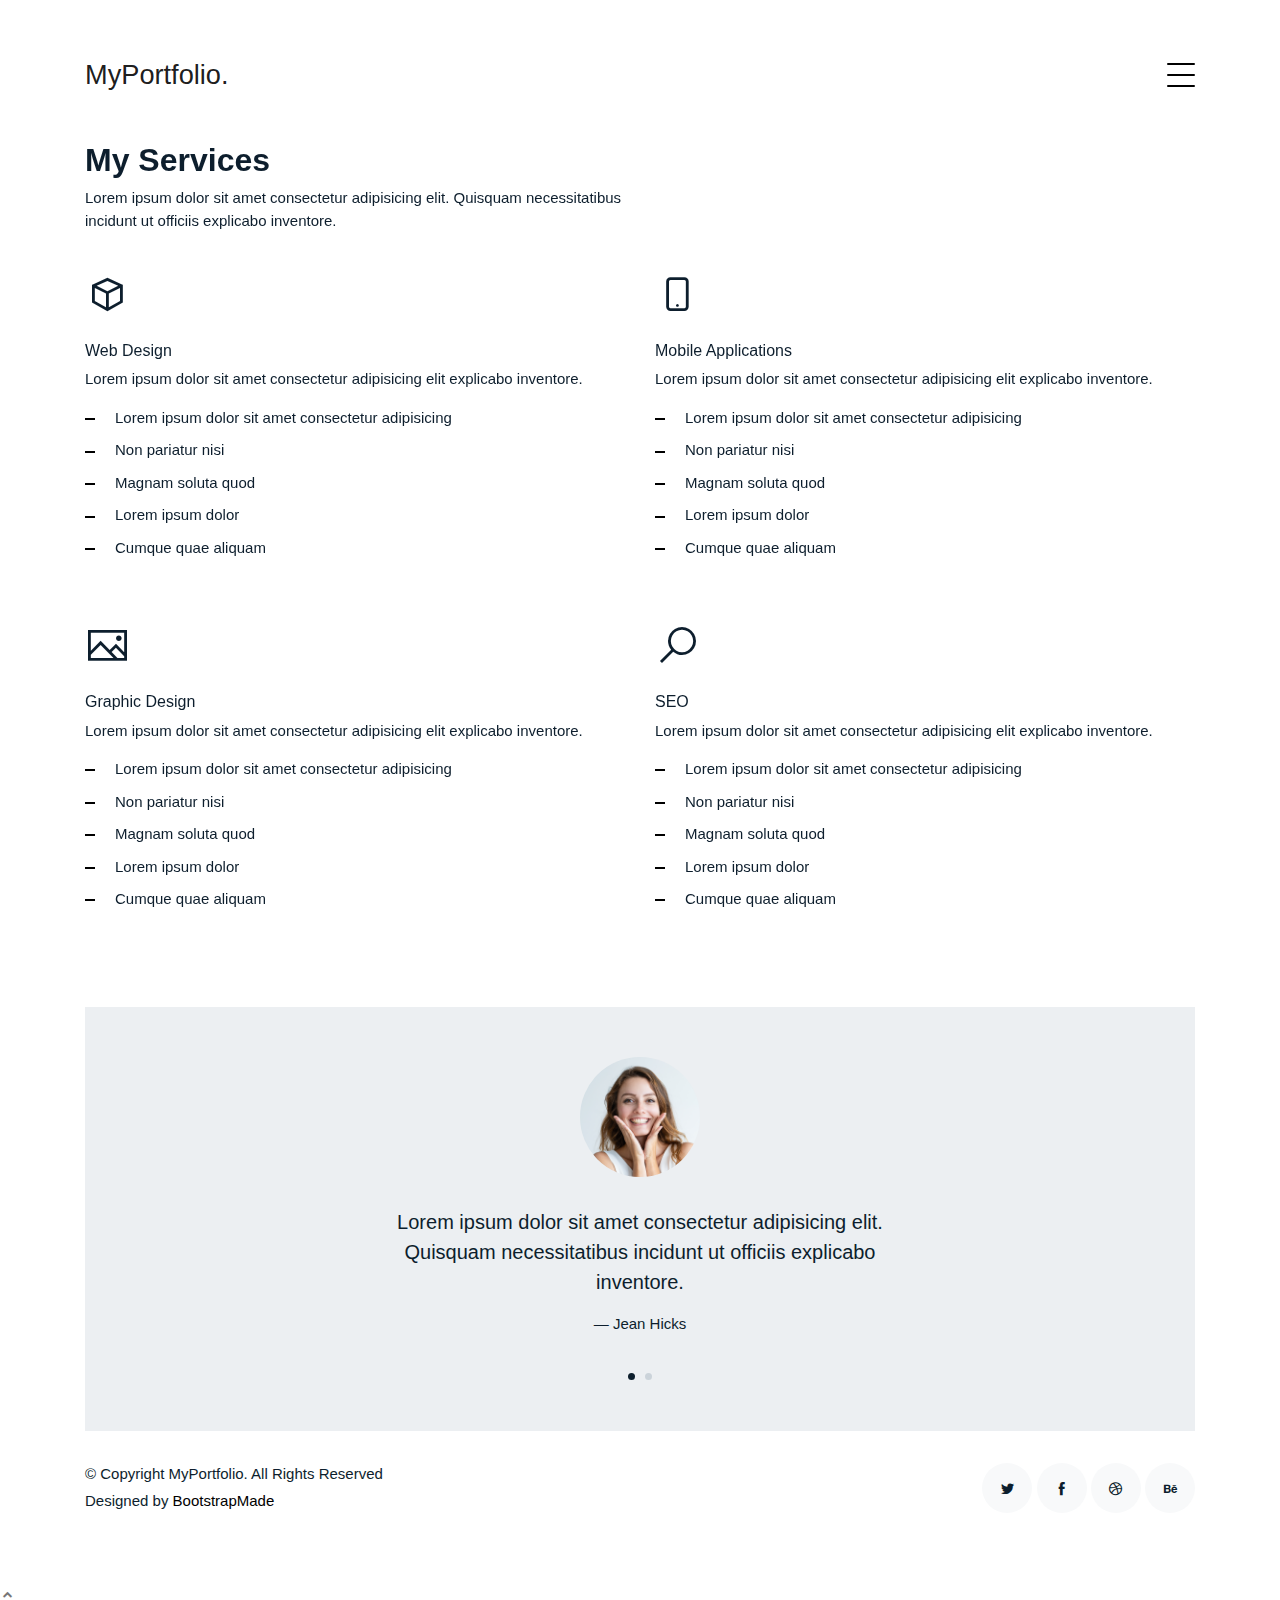
<file: services.html>
<!DOCTYPE html>
<html lang="en">

<head>
  <meta charset="utf-8">
  <meta content="width=device-width, initial-scale=1.0" name="viewport">

  <title>MyPortfolio Bootstrap Template - Services</title>
  <meta content="" name="descriptison">
  <meta content="" name="keywords">

  <!-- Favicons -->
  <link href="assets/img/favicon.png" rel="icon">
  <link href="assets/img/apple-touch-icon.png" rel="apple-touch-icon">

  <!-- Google Fonts -->
  <link href="https://fonts.googleapis.com/css?family=https://fonts.googleapis.com/css?family=Inconsolata:400,500,600,700|Raleway:400,400i,500,500i,600,600i,700,700i" rel="stylesheet">

  <!-- Vendor CSS Files -->
  <link href="assets/vendor/bootstrap/css/bootstrap.min.css" rel="stylesheet">
  <link href="assets/vendor/icofont/icofont.min.css" rel="stylesheet">
  <link href="assets/vendor/aos/aos.css" rel="stylesheet">
  <link href="assets/vendor/line-awesome/css/line-awesome.min.css" rel="stylesheet">
  <link href="assets/vendor/owl.carousel/assets/owl.carousel.min.css" rel="stylesheet">

  <!-- Template Main CSS File -->
  <link href="assets/css/style.css" rel="stylesheet">

  <!-- =======================================================
  * Template Name: MyPortfolio - v2.0.0
  * Template URL: https://bootstrapmade.com/myportfolio-bootstrap-portfolio-website-template/
  * Author: BootstrapMade.com
  * License: https://bootstrapmade.com/license/
  ======================================================== -->
</head>

<body>

  <!-- ======= Navbar ======= -->
  <div class="collapse navbar-collapse custom-navmenu" id="main-navbar">
    <div class="container py-2 py-md-5">
      <div class="row align-items-start">
        <div class="col-md-2">
          <ul class="custom-menu">
            <li><a href="index.html">Home</a></li>
            <li><a href="about.html">About Me</a></li>
            <li class="active"><a href="services.html">Services</a></li>
            <li><a href="works.html">Works</a></li>
            <li><a href="contact.html">Contact</a></li>
          </ul>
        </div>
        <div class="col-md-6 d-none d-md-block  mr-auto">
          <div class="tweet d-flex">
            <span class="icofont-twitter text-white mt-2 mr-3"></span>
            <div>
              <p><em>Lorem ipsum dolor sit amet consectetur adipisicing elit. Quisquam necessitatibus incidunt ut officiis explicabo inventore. <br> <a href="#">t.co/v82jsk</a></em></p>
            </div>
          </div>
        </div>
        <div class="col-md-4 d-none d-md-block">
          <h3>Hire Me</h3>
          <p>Lorem ipsum dolor sit amet consectetur adipisicing elit. Quisquam necessitatibus incidunt ut officiisexplicabo inventore. <br> <a href="#">myemail@gmail.com</a></p>
        </div>
      </div>

    </div>
  </div>

  <nav class="navbar navbar-light custom-navbar">
    <div class="container">
      <a class="navbar-brand" href="index.html">MyPortfolio.</a>

      <a href="#" class="burger" data-toggle="collapse" data-target="#main-navbar">
        <span></span>
      </a>

    </div>
  </nav>

  <main id="main">

    <section class="section">
      <div class="container">
        <div class="row mb-4 align-items-center">
          <div class="col-md-6" data-aos="fade-up">

            <h2>My Services</h2>
            <p>Lorem ipsum dolor sit amet consectetur adipisicing elit. Quisquam necessitatibus incidunt ut officiis
              explicabo inventore.</p>

          </div>

        </div>
      </div>

      <div class="site-section pb-0">
        <div class="container">

          <div class="row">

            <div class="col-12 col-sm-6 col-md-6 col-lg-6 mb-5" data-aos="fade-up" data-aos-delay="">
              <span class="la la-cube la-3x mb-4"></span>
              <h4 class="h4 mb-2">Web Design</h4>
              <p>Lorem ipsum dolor sit amet consectetur adipisicing elit explicabo inventore.</p>
              <ul class="list-unstyled list-line">
                <li>Lorem ipsum dolor sit amet consectetur adipisicing</li>
                <li>Non pariatur nisi</li>
                <li>Magnam soluta quod</li>
                <li>Lorem ipsum dolor</li>
                <li>Cumque quae aliquam</li>
              </ul>
            </div>
            <div class="col-12 col-sm-6 col-md-6 col-lg-6 mb-5" data-aos="fade-up" data-aos-delay="100">
              <span class="la la-mobile la-3x mb-4"></span>
              <h4 class="h4 mb-2">Mobile Applications</h4>
              <p>Lorem ipsum dolor sit amet consectetur adipisicing elit explicabo inventore.</p>
              <ul class="list-unstyled list-line">
                <li>Lorem ipsum dolor sit amet consectetur adipisicing</li>
                <li>Non pariatur nisi</li>
                <li>Magnam soluta quod</li>
                <li>Lorem ipsum dolor</li>
                <li>Cumque quae aliquam</li>
              </ul>
            </div>
            <div class="col-12 col-sm-6 col-md-6 col-lg-6 mb-5" data-aos="fade-up" data-aos-delay="">
              <span class="la la-image la-3x mb-4"></span>
              <h4 class="h4 mb-2">Graphic Design</h4>
              <p>Lorem ipsum dolor sit amet consectetur adipisicing elit explicabo inventore.</p>
              <ul class="list-unstyled list-line">
                <li>Lorem ipsum dolor sit amet consectetur adipisicing</li>
                <li>Non pariatur nisi</li>
                <li>Magnam soluta quod</li>
                <li>Lorem ipsum dolor</li>
                <li>Cumque quae aliquam</li>
              </ul>
            </div>
            <div class="col-12 col-sm-6 col-md-6 col-lg-6 mb-5" data-aos="fade-up" data-aos-delay="100">
              <span class="la la-search la-3x mb-4"></span>
              <h4 class="h4 mb-2">SEO</h4>
              <p>Lorem ipsum dolor sit amet consectetur adipisicing elit explicabo inventore.</p>
              <ul class="list-unstyled list-line">
                <li>Lorem ipsum dolor sit amet consectetur adipisicing</li>
                <li>Non pariatur nisi</li>
                <li>Magnam soluta quod</li>
                <li>Lorem ipsum dolor</li>
                <li>Cumque quae aliquam</li>
              </ul>
            </div>
          </div>
        </div>
      </div>
    </section>

    <!-- ======= Testimonials Section ======= -->
    <section class="section pt-0">
      <div class="container">

        <div class="owl-carousel testimonial-carousel">

          <div class="testimonial-wrap">
            <div class="testimonial">
              <img src="assets/img/person_1.jpg" alt="Image" class="img-fluid">
              <blockquote>
                <p>Lorem ipsum dolor sit amet consectetur adipisicing elit. Quisquam necessitatibus incidunt ut officiis
                  explicabo inventore.</p>
              </blockquote>
              <p>&mdash; Jean Hicks</p>
            </div>
          </div>

          <div class="testimonial-wrap">
            <div class="testimonial">
              <img src="assets/img/person_2.jpg" alt="Image" class="img-fluid">
              <blockquote>
                <p>Lorem ipsum dolor sit amet consectetur adipisicing elit. Quisquam necessitatibus incidunt ut officiis
                  explicabo inventore.</p>
              </blockquote>
              <p>&mdash; Chris Stanworth</p>
            </div>
          </div>

        </div>

      </div>
    </section><!-- End Testimonials Section -->

  </main><!-- End #main -->

  <!-- ======= Footer ======= -->
  <footer class="footer" role="contentinfo">
    <div class="container">
      <div class="row">
        <div class="col-sm-6">
          <p class="mb-1">&copy; Copyright MyPortfolio. All Rights Reserved</p>
          <div class="credits">
            <!--
            All the links in the footer should remain intact.
            You can delete the links only if you purchased the pro version.
            Licensing information: https://bootstrapmade.com/license/
            Purchase the pro version with working PHP/AJAX contact form: https://bootstrapmade.com/buy/?theme=MyPortfolio
          -->
            Designed by <a href="https://bootstrapmade.com/">BootstrapMade</a>
          </div>
        </div>
        <div class="col-sm-6 social text-md-right">
          <a href="#"><span class="icofont-twitter"></span></a>
          <a href="#"><span class="icofont-facebook"></span></a>
          <a href="#"><span class="icofont-dribbble"></span></a>
          <a href="#"><span class="icofont-behance"></span></a>
        </div>
      </div>
    </div>
  </footer>

  <a href="#" class="back-to-top"><i class="icofont-simple-up"></i></a>

  <!-- Vendor JS Files -->
  <script src="assets/vendor/jquery/jquery.min.js"></script>
  <script src="assets/vendor/bootstrap/js/bootstrap.bundle.min.js"></script>
  <script src="assets/vendor/jquery.easing/jquery.easing.min.js"></script>
  <script src="assets/vendor/php-email-form/validate.js"></script>
  <script src="assets/vendor/aos/aos.js"></script>
  <script src="assets/vendor/isotope-layout/isotope.pkgd.min.js"></script>
  <script src="assets/vendor/owl.carousel/owl.carousel.min.js"></script>

  <!-- Template Main JS File -->
  <script src="assets/js/main.js"></script>

</body>

</html>
</file>
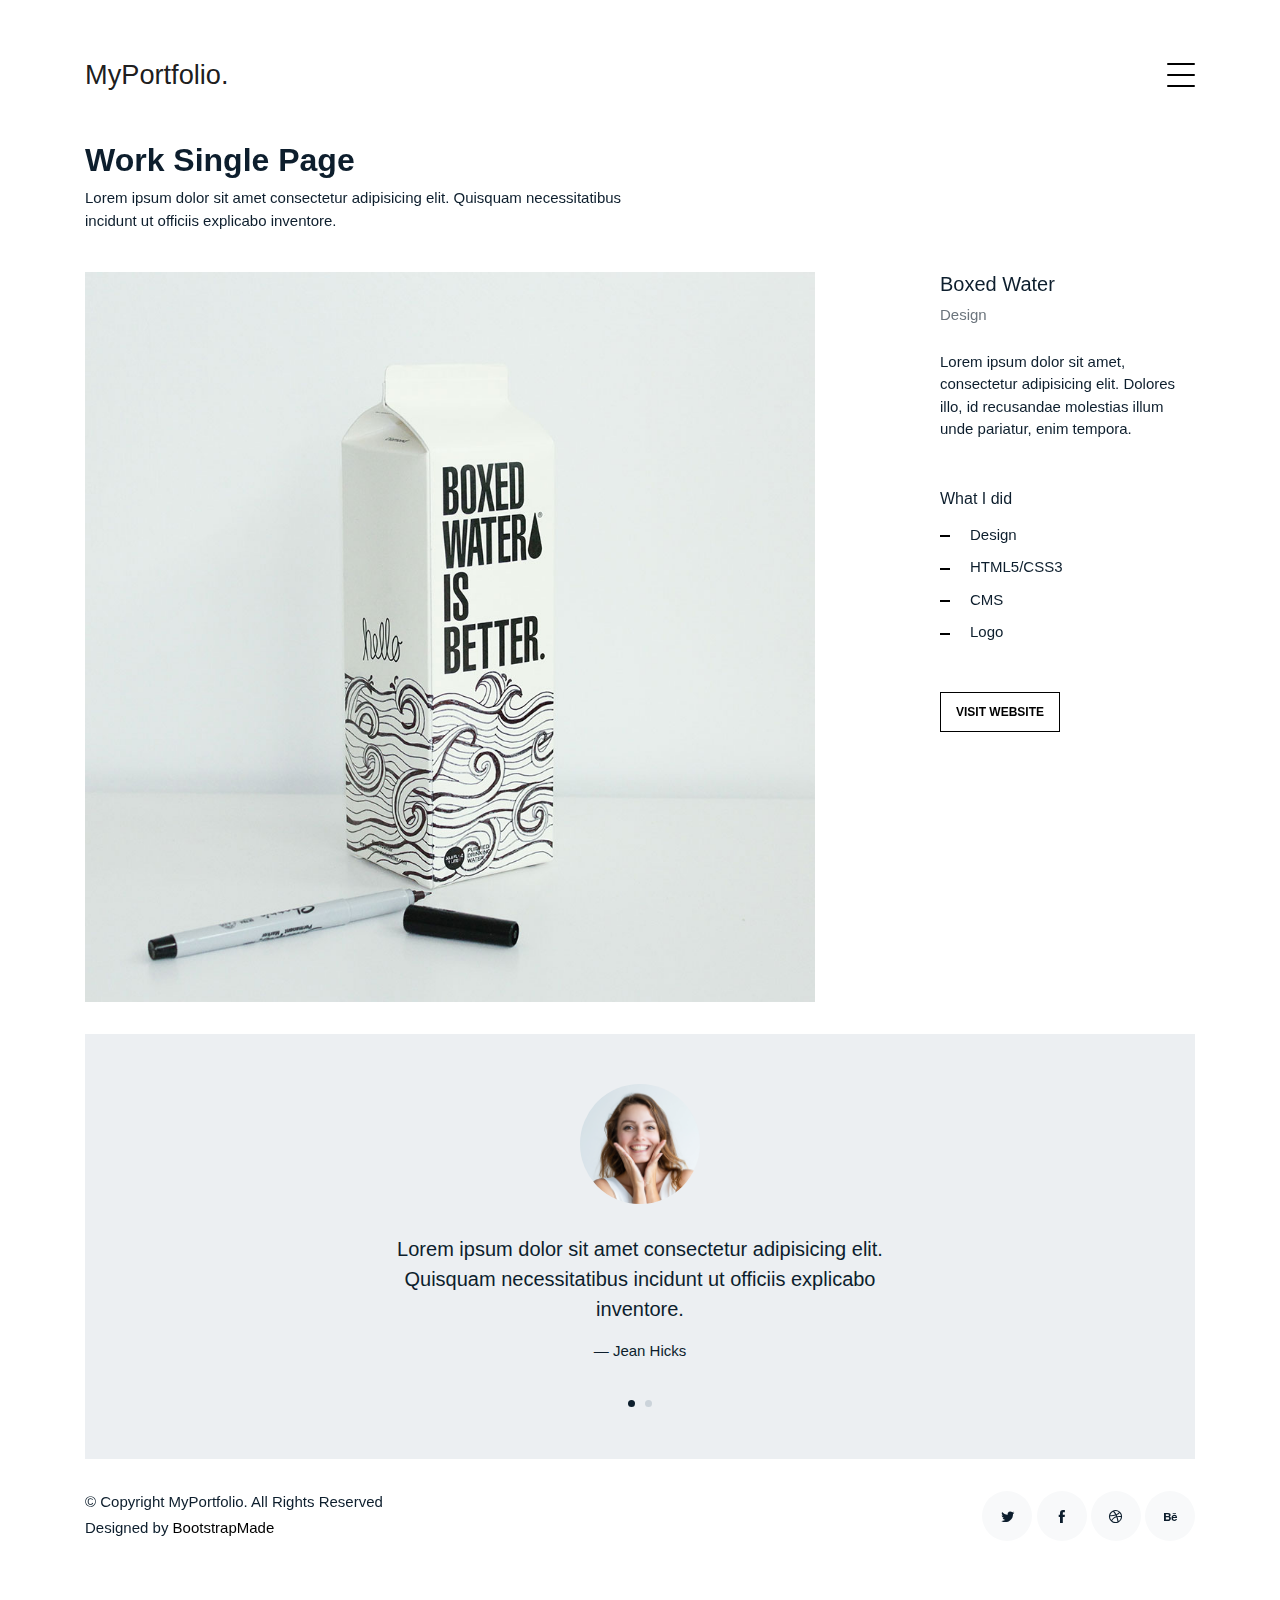
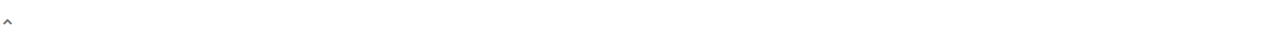
<file: work-single.html>
<!DOCTYPE html>
<html lang="en">

<head>
  <meta charset="utf-8">
  <meta content="width=device-width, initial-scale=1.0" name="viewport">

  <title>MyPortfolio Bootstrap Template - Work Single</title>
  <meta content="" name="descriptison">
  <meta content="" name="keywords">

  <!-- Favicons -->
  <link href="assets/img/favicon.png" rel="icon">
  <link href="assets/img/apple-touch-icon.png" rel="apple-touch-icon">

  <!-- Google Fonts -->
  <link href="https://fonts.googleapis.com/css?family=https://fonts.googleapis.com/css?family=Inconsolata:400,500,600,700|Raleway:400,400i,500,500i,600,600i,700,700i" rel="stylesheet">

  <!-- Vendor CSS Files -->
  <link href="assets/vendor/bootstrap/css/bootstrap.min.css" rel="stylesheet">
  <link href="assets/vendor/icofont/icofont.min.css" rel="stylesheet">
  <link href="assets/vendor/aos/aos.css" rel="stylesheet">
  <link href="assets/vendor/line-awesome/css/line-awesome.min.css" rel="stylesheet">
  <link href="assets/vendor/owl.carousel/assets/owl.carousel.min.css" rel="stylesheet">

  <!-- Template Main CSS File -->
  <link href="assets/css/style.css" rel="stylesheet">

  <!-- =======================================================
  * Template Name: MyPortfolio - v2.0.0
  * Template URL: https://bootstrapmade.com/myportfolio-bootstrap-portfolio-website-template/
  * Author: BootstrapMade.com
  * License: https://bootstrapmade.com/license/
  ======================================================== -->
</head>

<body>

  <!-- ======= Navbar ======= -->
  <div class="collapse navbar-collapse custom-navmenu" id="main-navbar">
    <div class="container py-2 py-md-5">
      <div class="row align-items-start">
        <div class="col-md-2">
          <ul class="custom-menu">
            <li><a href="index.html">Home</a></li>
            <li><a href="about.html">About Me</a></li>
            <li><a href="services.html">Services</a></li>
            <li class="active"><a href="works.html">Works</a></li>
            <li><a href="contact.html">Contact</a></li>
          </ul>
        </div>
        <div class="col-md-6 d-none d-md-block  mr-auto">
          <div class="tweet d-flex">
            <span class="icofont-twitter text-white mt-2 mr-3"></span>
            <div>
              <p><em>Lorem ipsum dolor sit amet consectetur adipisicing elit. Quisquam necessitatibus incidunt ut officiis explicabo inventore. <br> <a href="#">t.co/v82jsk</a></em></p>
            </div>
          </div>
        </div>
        <div class="col-md-4 d-none d-md-block">
          <h3>Hire Me</h3>
          <p>Lorem ipsum dolor sit amet consectetur adipisicing elit. Quisquam necessitatibus incidunt ut officiisexplicabo inventore. <br> <a href="#">myemail@gmail.com</a></p>
        </div>
      </div>

    </div>
  </div>

  <nav class="navbar navbar-light custom-navbar">
    <div class="container">
      <a class="navbar-brand" href="index.html">MyPortfolio.</a>

      <a href="#" class="burger" data-toggle="collapse" data-target="#main-navbar">
        <span></span>
      </a>

    </div>
  </nav>

  <main id="main">

    <section class="section">
      <div class="container">
        <div class="row mb-4 align-items-center">
          <div class="col-md-6" data-aos="fade-up">
            <h2>Work Single Page</h2>
            <p>Lorem ipsum dolor sit amet consectetur adipisicing elit. Quisquam necessitatibus incidunt ut officiis explicabo inventore.</p>
          </div>
        </div>
      </div>

      <div class="site-section pb-0">
        <div class="container">
          <div class="row align-items-stretch">
            <div class="col-md-8" data-aos="fade-up">
              <img src="assets/img/img_1_big.jpg" alt="Image" class="img-fluid">
            </div>
            <div class="col-md-3 ml-auto" data-aos="fade-up" data-aos-delay="100">
              <div class="sticky-content">
                <h3 class="h3">Boxed Water</h3>
                <p class="mb-4"><span class="text-muted">Design</span></p>

                <div class="mb-5">
                  <p>Lorem ipsum dolor sit amet, consectetur adipisicing elit. Dolores illo, id recusandae molestias
                    illum unde pariatur, enim tempora.</p>

                </div>

                <h4 class="h4 mb-3">What I did</h4>
                <ul class="list-unstyled list-line mb-5">
                  <li>Design</li>
                  <li>HTML5/CSS3</li>
                  <li>CMS</li>
                  <li>Logo</li>
                </ul>

                <p><a href="#" class="readmore">Visit Website</a></p>
              </div>
            </div>
          </div>
        </div>
    </section>

    <!-- ======= Testimonials Section ======= -->
    <section class="section pt-0">
      <div class="container">

        <div class="owl-carousel testimonial-carousel">

          <div class="testimonial-wrap">
            <div class="testimonial">
              <img src="assets/img/person_1.jpg" alt="Image" class="img-fluid">
              <blockquote>
                <p>Lorem ipsum dolor sit amet consectetur adipisicing elit. Quisquam necessitatibus incidunt ut officiis
                  explicabo inventore.</p>
              </blockquote>
              <p>&mdash; Jean Hicks</p>
            </div>
          </div>

          <div class="testimonial-wrap">
            <div class="testimonial">
              <img src="assets/img/person_2.jpg" alt="Image" class="img-fluid">
              <blockquote>
                <p>Lorem ipsum dolor sit amet consectetur adipisicing elit. Quisquam necessitatibus incidunt ut officiis
                  explicabo inventore.</p>
              </blockquote>
              <p>&mdash; Chris Stanworth</p>
            </div>
          </div>

        </div>

      </div>
    </section><!-- End Testimonials Section -->

  </main><!-- End #main -->

  <!-- ======= Footer ======= -->
  <footer class="footer" role="contentinfo">
    <div class="container">
      <div class="row">
        <div class="col-sm-6">
          <p class="mb-1">&copy; Copyright MyPortfolio. All Rights Reserved</p>
          <div class="credits">
            <!--
            All the links in the footer should remain intact.
            You can delete the links only if you purchased the pro version.
            Licensing information: https://bootstrapmade.com/license/
            Purchase the pro version with working PHP/AJAX contact form: https://bootstrapmade.com/buy/?theme=MyPortfolio
          -->
            Designed by <a href="https://bootstrapmade.com/">BootstrapMade</a>
          </div>
        </div>
        <div class="col-sm-6 social text-md-right">
          <a href="#"><span class="icofont-twitter"></span></a>
          <a href="#"><span class="icofont-facebook"></span></a>
          <a href="#"><span class="icofont-dribbble"></span></a>
          <a href="#"><span class="icofont-behance"></span></a>
        </div>
      </div>
    </div>
  </footer>

  <a href="#" class="back-to-top"><i class="icofont-simple-up"></i></a>

  <!-- Vendor JS Files -->
  <script src="assets/vendor/jquery/jquery.min.js"></script>
  <script src="assets/vendor/bootstrap/js/bootstrap.bundle.min.js"></script>
  <script src="assets/vendor/jquery.easing/jquery.easing.min.js"></script>
  <script src="assets/vendor/php-email-form/validate.js"></script>
  <script src="assets/vendor/aos/aos.js"></script>
  <script src="assets/vendor/isotope-layout/isotope.pkgd.min.js"></script>
  <script src="assets/vendor/owl.carousel/owl.carousel.min.js"></script>

  <!-- Template Main JS File -->
  <script src="assets/js/main.js"></script>

</body>

</html>
</file>
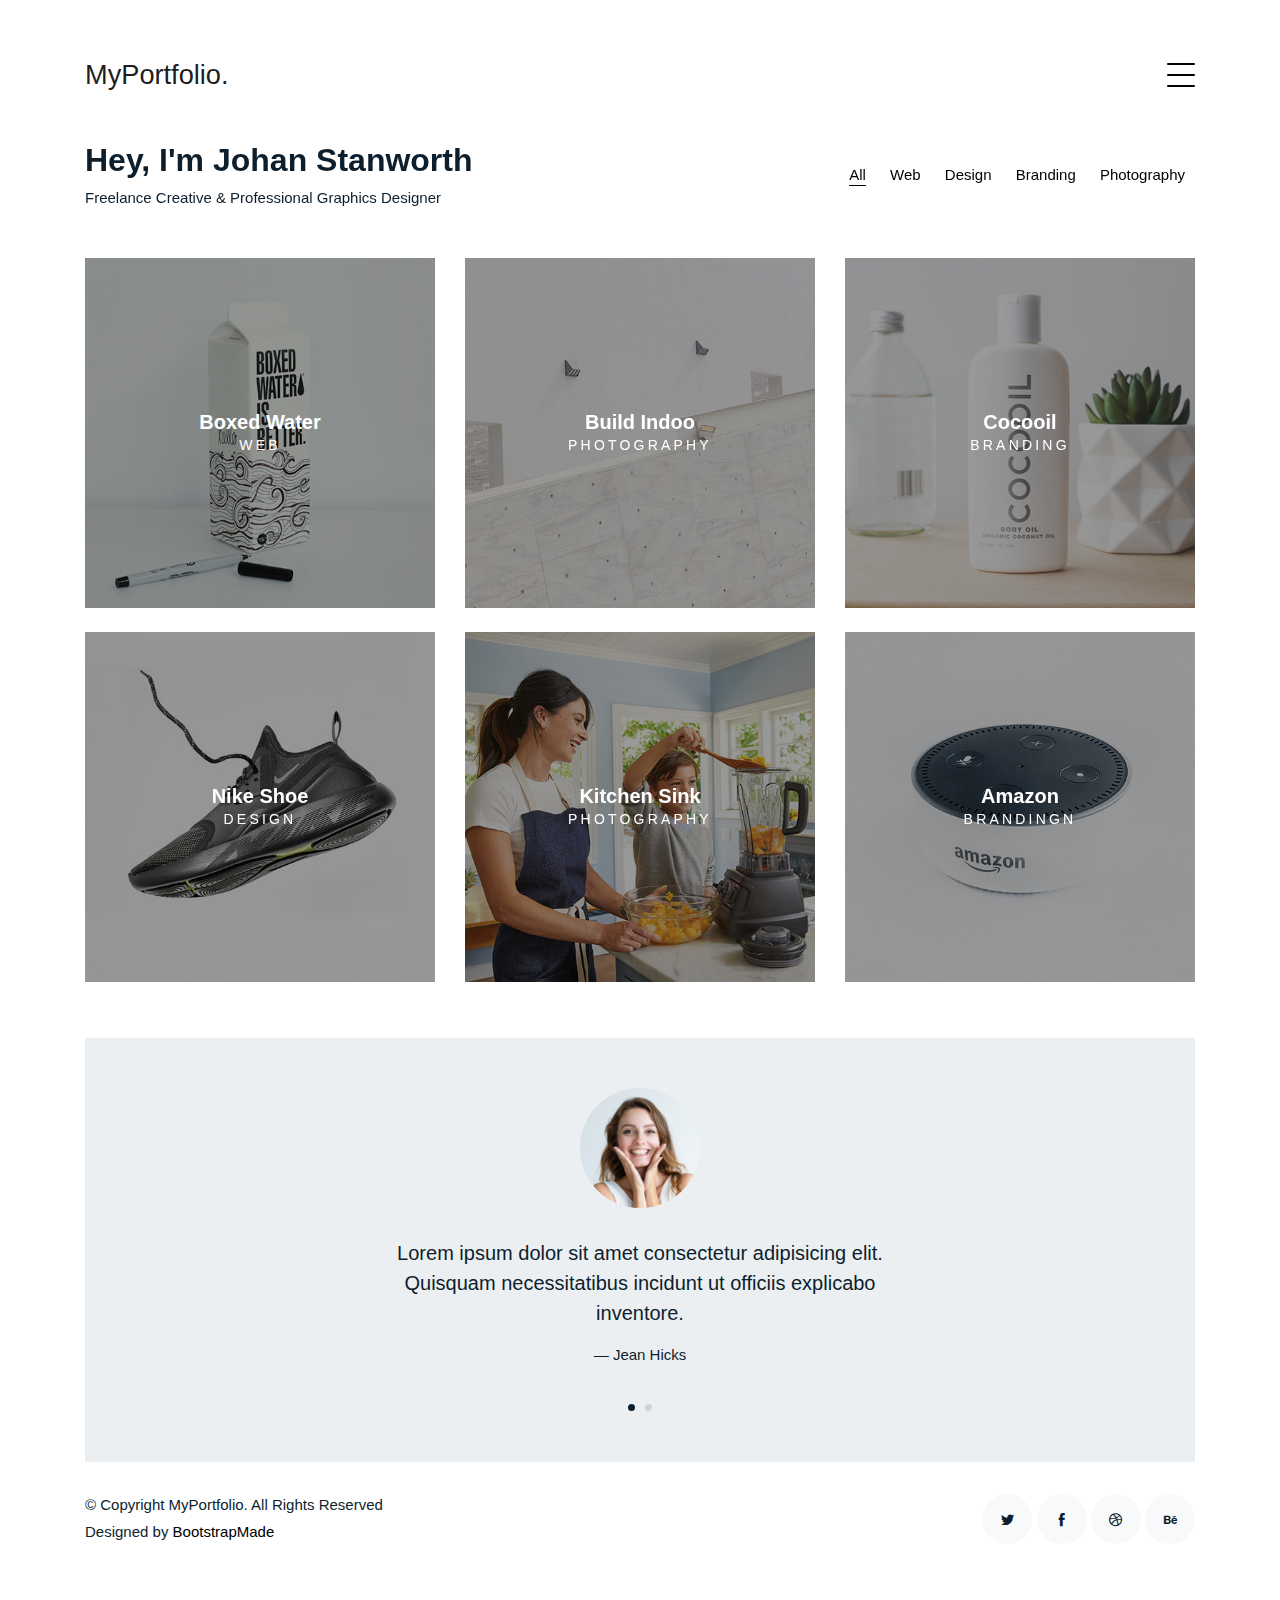
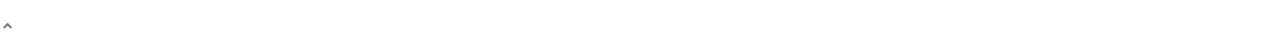
<file: works.html>
<!DOCTYPE html>
<html lang="en">

<head>
  <meta charset="utf-8">
  <meta content="width=device-width, initial-scale=1.0" name="viewport">

  <title>MyPortfolio Bootstrap Template - Works</title>
  <meta content="" name="descriptison">
  <meta content="" name="keywords">

  <!-- Favicons -->
  <link href="assets/img/favicon.png" rel="icon">
  <link href="assets/img/apple-touch-icon.png" rel="apple-touch-icon">

  <!-- Google Fonts -->
  <link href="https://fonts.googleapis.com/css?family=https://fonts.googleapis.com/css?family=Inconsolata:400,500,600,700|Raleway:400,400i,500,500i,600,600i,700,700i" rel="stylesheet">

  <!-- Vendor CSS Files -->
  <link href="assets/vendor/bootstrap/css/bootstrap.min.css" rel="stylesheet">
  <link href="assets/vendor/icofont/icofont.min.css" rel="stylesheet">
  <link href="assets/vendor/aos/aos.css" rel="stylesheet">
  <link href="assets/vendor/line-awesome/css/line-awesome.min.css" rel="stylesheet">
  <link href="assets/vendor/owl.carousel/assets/owl.carousel.min.css" rel="stylesheet">

  <!-- Template Main CSS File -->
  <link href="assets/css/style.css" rel="stylesheet">

  <!-- =======================================================
  * Template Name: MyPortfolio - v2.0.0
  * Template URL: https://bootstrapmade.com/myportfolio-bootstrap-portfolio-website-template/
  * Author: BootstrapMade.com
  * License: https://bootstrapmade.com/license/
  ======================================================== -->
</head>

<body>

  <!-- ======= Navbar ======= -->
  <div class="collapse navbar-collapse custom-navmenu" id="main-navbar">
    <div class="container py-2 py-md-5">
      <div class="row align-items-start">
        <div class="col-md-2">
          <ul class="custom-menu">
            <li><a href="index.html">Home</a></li>
            <li><a href="about.html">About Me</a></li>
            <li><a href="services.html">Services</a></li>
            <li class="active"><a href="works.html">Works</a></li>
            <li><a href="contact.html">Contact</a></li>
          </ul>
        </div>
        <div class="col-md-6 d-none d-md-block  mr-auto">
          <div class="tweet d-flex">
            <span class="icofont-twitter text-white mt-2 mr-3"></span>
            <div>
              <p><em>Lorem ipsum dolor sit amet consectetur adipisicing elit. Quisquam necessitatibus incidunt ut officiis explicabo inventore. <br> <a href="#">t.co/v82jsk</a></em></p>
            </div>
          </div>
        </div>
        <div class="col-md-4 d-none d-md-block">
          <h3>Hire Me</h3>
          <p>Lorem ipsum dolor sit amet consectetur adipisicing elit. Quisquam necessitatibus incidunt ut officiisexplicabo inventore. <br> <a href="#">myemail@gmail.com</a></p>
        </div>
      </div>

    </div>
  </div>

  <nav class="navbar navbar-light custom-navbar">
    <div class="container">
      <a class="navbar-brand" href="index.html">MyPortfolio.</a>

      <a href="#" class="burger" data-toggle="collapse" data-target="#main-navbar">
        <span></span>
      </a>

    </div>
  </nav>

  <main id="main">

    <!-- ======= Works Section ======= -->
    <section class="section site-portfolio">
      <div class="container">
        <div class="row mb-5 align-items-center">
          <div class="col-md-12 col-lg-6 mb-4 mb-lg-0" data-aos="fade-up">
            <h2>Hey, I'm Johan Stanworth</h2>
            <p class="mb-0">Freelance Creative &amp; Professional Graphics Designer</p>
          </div>
          <div class="col-md-12 col-lg-6 text-left text-lg-right" data-aos="fade-up" data-aos-delay="100">
            <div id="filters" class="filters">
              <a href="#" data-filter="*" class="active">All</a>
              <a href="#" data-filter=".web">Web</a>
              <a href="#" data-filter=".design">Design</a>
              <a href="#" data-filter=".branding">Branding</a>
              <a href="#" data-filter=".photography">Photography</a>
            </div>
          </div>
        </div>
        <div id="portfolio-grid" class="row no-gutter" data-aos="fade-up" data-aos-delay="200">
          <div class="item web col-sm-6 col-md-4 col-lg-4 mb-4">
            <a href="work-single.html" class="item-wrap fancybox">
              <div class="work-info">
                <h3>Boxed Water</h3>
                <span>Web</span>
              </div>
              <img class="img-fluid" src="assets/img/img_1.jpg">
            </a>
          </div>
          <div class="item photography col-sm-6 col-md-4 col-lg-4 mb-4">
            <a href="work-single.html" class="item-wrap fancybox">
              <div class="work-info">
                <h3>Build Indoo</h3>
                <span>Photography</span>
              </div>
              <img class="img-fluid" src="assets/img/img_2.jpg">
            </a>
          </div>
          <div class="item branding col-sm-6 col-md-4 col-lg-4 mb-4">
            <a href="work-single.html" class="item-wrap fancybox">
              <div class="work-info">
                <h3>Cocooil</h3>
                <span>Branding</span>
              </div>
              <img class="img-fluid" src="assets/img/img_3.jpg">
            </a>
          </div>
          <div class="item design col-sm-6 col-md-4 col-lg-4 mb-4">
            <a href="work-single.html" class="item-wrap fancybox">
              <div class="work-info">
                <h3>Nike Shoe</h3>
                <span>Design</span>
              </div>
              <img class="img-fluid" src="assets/img/img_4.jpg">
            </a>
          </div>
          <div class="item photography col-sm-6 col-md-4 col-lg-4 mb-4">
            <a href="work-single.html" class="item-wrap fancybox">
              <div class="work-info">
                <h3>Kitchen Sink</h3>
                <span>Photography</span>
              </div>
              <img class="img-fluid" src="assets/img/img_5.jpg">
            </a>
          </div>
          <div class="item branding col-sm-6 col-md-4 col-lg-4 mb-4">
            <a href="work-single.html" class="item-wrap fancybox">
              <div class="work-info">
                <h3>Amazon</h3>
                <span>brandingn</span>
              </div>
              <img class="img-fluid" src="assets/img/img_6.jpg">
            </a>
          </div>
        </div>
      </div>
    </section><!-- End  Works Section -->

    <!-- ======= Testimonials Section ======= -->
    <section class="section pt-0">
      <div class="container">

        <div class="owl-carousel testimonial-carousel">

          <div class="testimonial-wrap">
            <div class="testimonial">
              <img src="assets/img/person_1.jpg" alt="Image" class="img-fluid">
              <blockquote>
                <p>Lorem ipsum dolor sit amet consectetur adipisicing elit. Quisquam necessitatibus incidunt ut officiis
                  explicabo inventore.</p>
              </blockquote>
              <p>&mdash; Jean Hicks</p>
            </div>
          </div>

          <div class="testimonial-wrap">
            <div class="testimonial">
              <img src="assets/img/person_2.jpg" alt="Image" class="img-fluid">
              <blockquote>
                <p>Lorem ipsum dolor sit amet consectetur adipisicing elit. Quisquam necessitatibus incidunt ut officiis
                  explicabo inventore.</p>
              </blockquote>
              <p>&mdash; Chris Stanworth</p>
            </div>
          </div>

        </div>

      </div>
    </section><!-- End Testimonials Section -->

  </main><!-- End #main -->

  <!-- ======= Footer ======= -->
  <footer class="footer" role="contentinfo">
    <div class="container">
      <div class="row">
        <div class="col-sm-6">
          <p class="mb-1">&copy; Copyright MyPortfolio. All Rights Reserved</p>
          <div class="credits">
            <!--
            All the links in the footer should remain intact.
            You can delete the links only if you purchased the pro version.
            Licensing information: https://bootstrapmade.com/license/
            Purchase the pro version with working PHP/AJAX contact form: https://bootstrapmade.com/buy/?theme=MyPortfolio
          -->
            Designed by <a href="https://bootstrapmade.com/">BootstrapMade</a>
          </div>
        </div>
        <div class="col-sm-6 social text-md-right">
          <a href="#"><span class="icofont-twitter"></span></a>
          <a href="#"><span class="icofont-facebook"></span></a>
          <a href="#"><span class="icofont-dribbble"></span></a>
          <a href="#"><span class="icofont-behance"></span></a>
        </div>
      </div>
    </div>
  </footer>

  <a href="#" class="back-to-top"><i class="icofont-simple-up"></i></a>

  <!-- Vendor JS Files -->
  <script src="assets/vendor/jquery/jquery.min.js"></script>
  <script src="assets/vendor/bootstrap/js/bootstrap.bundle.min.js"></script>
  <script src="assets/vendor/jquery.easing/jquery.easing.min.js"></script>
  <script src="assets/vendor/php-email-form/validate.js"></script>
  <script src="assets/vendor/aos/aos.js"></script>
  <script src="assets/vendor/isotope-layout/isotope.pkgd.min.js"></script>
  <script src="assets/vendor/owl.carousel/owl.carousel.min.js"></script>

  <!-- Template Main JS File -->
  <script src="assets/js/main.js"></script>

</body>

</html>
</file>
<file: assets/vendor/line-awesome/css/line-awesome.min.css>
.la,.lab,.lad,.lal,.lar,.las{-moz-osx-font-smoothing:grayscale;-webkit-font-smoothing:antialiased;display:inline-block;font-style:normal;font-variant:normal;text-rendering:auto;line-height:1}.la-lg{font-size:1.33333em;line-height:.75em;vertical-align:-.0667em}.la-xs{font-size:.75em}.la-sm{font-size:.875em}.la-1x{font-size:1em}.la-2x{font-size:2em}.la-3x{font-size:3em}.la-4x{font-size:4em}.la-5x{font-size:5em}.la-6x{font-size:6em}.la-7x{font-size:7em}.la-8x{font-size:8em}.la-9x{font-size:9em}.la-10x{font-size:10em}.la-fw{text-align:center;width:1.25em}.la-ul{list-style-type:none;margin-left:2.5em;padding-left:0}.la-ul>li{position:relative}.la-li{left:-2em;position:absolute;text-align:center;width:2em;line-height:inherit}.la-border{border:solid .08em #eee;border-radius:.1em;padding:.2em .25em .15em}.la-pull-left{float:left}.la-pull-right{float:right}.la.la-pull-left,.lab.la-pull-left,.lal.la-pull-left,.lar.la-pull-left,.las.la-pull-left{margin-right:.3em}.la.la-pull-right,.lab.la-pull-right,.lal.la-pull-right,.lar.la-pull-right,.las.la-pull-right{margin-left:.3em}.la-spin{-webkit-animation:la-spin 2s infinite linear;animation:la-spin 2s infinite linear}.la-pulse{-webkit-animation:la-spin 1s infinite steps(8);animation:la-spin 1s infinite steps(8)}@-webkit-keyframes la-spin{0%{-webkit-transform:rotate(0);transform:rotate(0)}100%{-webkit-transform:rotate(360deg);transform:rotate(360deg)}}@keyframes la-spin{0%{-webkit-transform:rotate(0);transform:rotate(0)}100%{-webkit-transform:rotate(360deg);transform:rotate(360deg)}}.la-rotate-90{-webkit-transform:rotate(90deg);transform:rotate(90deg)}.la-rotate-180{-webkit-transform:rotate(180deg);transform:rotate(180deg)}.la-rotate-270{-webkit-transform:rotate(270deg);transform:rotate(270deg)}.la-flip-horizontal{-webkit-transform:scale(-1,1);transform:scale(-1,1)}.la-flip-vertical{-webkit-transform:scale(1,-1);transform:scale(1,-1)}.la-flip-both,.la-flip-horizontal.la-flip-vertical{-webkit-transform:scale(-1,-1);transform:scale(-1,-1)}:root .la-flip-both,:root .la-flip-horizontal,:root .la-flip-vertical,:root .la-rotate-180,:root .la-rotate-270,:root .la-rotate-90{-webkit-filter:none;filter:none}.la-stack{display:inline-block;height:2em;line-height:2em;position:relative;vertical-align:middle;width:2.5em}.la-stack-1x,.la-stack-2x{left:0;position:absolute;text-align:center;width:100%}.la-stack-1x{line-height:inherit}.la-stack-2x{font-size:2em}.la-inverse{color:#fff}.la-500px:before{content:"\f26e"}.la-accessible-icon:before{content:"\f368"}.la-accusoft:before{content:"\f369"}.la-acquisitions-incorporated:before{content:"\f6af"}.la-ad:before{content:"\f641"}.la-address-book:before{content:"\f2b9"}.la-address-card:before{content:"\f2bb"}.la-adjust:before{content:"\f042"}.la-adn:before{content:"\f170"}.la-adobe:before{content:"\f778"}.la-adversal:before{content:"\f36a"}.la-affiliatetheme:before{content:"\f36b"}.la-air-freshener:before{content:"\f5d0"}.la-airbnb:before{content:"\f834"}.la-algolia:before{content:"\f36c"}.la-align-center:before{content:"\f037"}.la-align-justify:before{content:"\f039"}.la-align-left:before{content:"\f036"}.la-align-right:before{content:"\f038"}.la-alipay:before{content:"\f642"}.la-allergies:before{content:"\f461"}.la-amazon:before{content:"\f270"}.la-amazon-pay:before{content:"\f42c"}.la-ambulance:before{content:"\f0f9"}.la-american-sign-language-interpreting:before{content:"\f2a3"}.la-amilia:before{content:"\f36d"}.la-anchor:before{content:"\f13d"}.la-android:before{content:"\f17b"}.la-angellist:before{content:"\f209"}.la-angle-double-down:before{content:"\f103"}.la-angle-double-left:before{content:"\f100"}.la-angle-double-right:before{content:"\f101"}.la-angle-double-up:before{content:"\f102"}.la-angle-down:before{content:"\f107"}.la-angle-left:before{content:"\f104"}.la-angle-right:before{content:"\f105"}.la-angle-up:before{content:"\f106"}.la-angry:before{content:"\f556"}.la-angrycreative:before{content:"\f36e"}.la-angular:before{content:"\f420"}.la-ankh:before{content:"\f644"}.la-app-store:before{content:"\f36f"}.la-app-store-ios:before{content:"\f370"}.la-apper:before{content:"\f371"}.la-apple:before{content:"\f179"}.la-apple-alt:before{content:"\f5d1"}.la-apple-pay:before{content:"\f415"}.la-archive:before{content:"\f187"}.la-archway:before{content:"\f557"}.la-arrow-alt-circle-down:before{content:"\f358"}.la-arrow-alt-circle-left:before{content:"\f359"}.la-arrow-alt-circle-right:before{content:"\f35a"}.la-arrow-alt-circle-up:before{content:"\f35b"}.la-arrow-circle-down:before{content:"\f0ab"}.la-arrow-circle-left:before{content:"\f0a8"}.la-arrow-circle-right:before{content:"\f0a9"}.la-arrow-circle-up:before{content:"\f0aa"}.la-arrow-down:before{content:"\f063"}.la-arrow-left:before{content:"\f060"}.la-arrow-right:before{content:"\f061"}.la-arrow-up:before{content:"\f062"}.la-arrows-alt:before{content:"\f0b2"}.la-arrows-alt-h:before{content:"\f337"}.la-arrows-alt-v:before{content:"\f338"}.la-artstation:before{content:"\f77a"}.la-assistive-listening-systems:before{content:"\f2a2"}.la-asterisk:before{content:"\f069"}.la-asymmetrik:before{content:"\f372"}.la-at:before{content:"\f1fa"}.la-atlas:before{content:"\f558"}.la-atlassian:before{content:"\f77b"}.la-atom:before{content:"\f5d2"}.la-audible:before{content:"\f373"}.la-audio-description:before{content:"\f29e"}.la-autoprefixer:before{content:"\f41c"}.la-avianex:before{content:"\f374"}.la-aviato:before{content:"\f421"}.la-award:before{content:"\f559"}.la-aws:before{content:"\f375"}.la-baby:before{content:"\f77c"}.la-baby-carriage:before{content:"\f77d"}.la-backspace:before{content:"\f55a"}.la-backward:before{content:"\f04a"}.la-bacon:before{content:"\f7e5"}.la-balance-scale:before{content:"\f24e"}.la-balance-scale-left:before{content:"\f515"}.la-balance-scale-right:before{content:"\f516"}.la-ban:before{content:"\f05e"}.la-band-aid:before{content:"\f462"}.la-bandcamp:before{content:"\f2d5"}.la-barcode:before{content:"\f02a"}.la-bars:before{content:"\f0c9"}.la-baseball-ball:before{content:"\f433"}.la-basketball-ball:before{content:"\f434"}.la-bath:before{content:"\f2cd"}.la-battery-empty:before{content:"\f244"}.la-battery-full:before{content:"\f240"}.la-battery-half:before{content:"\f242"}.la-battery-quarter:before{content:"\f243"}.la-battery-three-quarters:before{content:"\f241"}.la-battle-net:before{content:"\f835"}.la-bed:before{content:"\f236"}.la-beer:before{content:"\f0fc"}.la-behance:before{content:"\f1b4"}.la-behance-square:before{content:"\f1b5"}.la-bell:before{content:"\f0f3"}.la-bell-slash:before{content:"\f1f6"}.la-bezier-curve:before{content:"\f55b"}.la-bible:before{content:"\f647"}.la-bicycle:before{content:"\f206"}.la-biking:before{content:"\f84a"}.la-bimobject:before{content:"\f378"}.la-binoculars:before{content:"\f1e5"}.la-biohazard:before{content:"\f780"}.la-birthday-cake:before{content:"\f1fd"}.la-bitbucket:before{content:"\f171"}.la-bitcoin:before{content:"\f379"}.la-bity:before{content:"\f37a"}.la-black-tie:before{content:"\f27e"}.la-blackberry:before{content:"\f37b"}.la-blender:before{content:"\f517"}.la-blender-phone:before{content:"\f6b6"}.la-blind:before{content:"\f29d"}.la-blog:before{content:"\f781"}.la-blogger:before{content:"\f37c"}.la-blogger-b:before{content:"\f37d"}.la-bluetooth:before{content:"\f293"}.la-bluetooth-b:before{content:"\f294"}.la-bold:before{content:"\f032"}.la-bolt:before{content:"\f0e7"}.la-bomb:before{content:"\f1e2"}.la-bone:before{content:"\f5d7"}.la-bong:before{content:"\f55c"}.la-book:before{content:"\f02d"}.la-book-dead:before{content:"\f6b7"}.la-book-medical:before{content:"\f7e6"}.la-book-open:before{content:"\f518"}.la-book-reader:before{content:"\f5da"}.la-bookmark:before{content:"\f02e"}.la-bootstrap:before{content:"\f836"}.la-border-all:before{content:"\f84c"}.la-border-none:before{content:"\f850"}.la-border-style:before{content:"\f853"}.la-bowling-ball:before{content:"\f436"}.la-box:before{content:"\f466"}.la-box-open:before{content:"\f49e"}.la-boxes:before{content:"\f468"}.la-braille:before{content:"\f2a1"}.la-brain:before{content:"\f5dc"}.la-bread-slice:before{content:"\f7ec"}.la-briefcase:before{content:"\f0b1"}.la-briefcase-medical:before{content:"\f469"}.la-broadcast-tower:before{content:"\f519"}.la-broom:before{content:"\f51a"}.la-brush:before{content:"\f55d"}.la-btc:before{content:"\f15a"}.la-buffer:before{content:"\f837"}.la-bug:before{content:"\f188"}.la-building:before{content:"\f1ad"}.la-bullhorn:before{content:"\f0a1"}.la-bullseye:before{content:"\f140"}.la-burn:before{content:"\f46a"}.la-buromobelexperte:before{content:"\f37f"}.la-bus:before{content:"\f207"}.la-bus-alt:before{content:"\f55e"}.la-business-time:before{content:"\f64a"}.la-buy-n-large:before{content:"\f8a6"}.la-buysellads:before{content:"\f20d"}.la-calculator:before{content:"\f1ec"}.la-calendar:before{content:"\f133"}.la-calendar-alt:before{content:"\f073"}.la-calendar-check:before{content:"\f274"}.la-calendar-day:before{content:"\f783"}.la-calendar-minus:before{content:"\f272"}.la-calendar-plus:before{content:"\f271"}.la-calendar-times:before{content:"\f273"}.la-calendar-week:before{content:"\f784"}.la-camera:before{content:"\f030"}.la-camera-retro:before{content:"\f083"}.la-campground:before{content:"\f6bb"}.la-canadian-maple-leaf:before{content:"\f785"}.la-candy-cane:before{content:"\f786"}.la-cannabis:before{content:"\f55f"}.la-capsules:before{content:"\f46b"}.la-car:before{content:"\f1b9"}.la-car-alt:before{content:"\f5de"}.la-car-battery:before{content:"\f5df"}.la-car-crash:before{content:"\f5e1"}.la-car-side:before{content:"\f5e4"}.la-caret-down:before{content:"\f0d7"}.la-caret-left:before{content:"\f0d9"}.la-caret-right:before{content:"\f0da"}.la-caret-square-down:before{content:"\f150"}.la-caret-square-left:before{content:"\f191"}.la-caret-square-right:before{content:"\f152"}.la-caret-square-up:before{content:"\f151"}.la-caret-up:before{content:"\f0d8"}.la-carrot:before{content:"\f787"}.la-cart-arrow-down:before{content:"\f218"}.la-cart-plus:before{content:"\f217"}.la-cash-register:before{content:"\f788"}.la-cat:before{content:"\f6be"}.la-cc-amazon-pay:before{content:"\f42d"}.la-cc-amex:before{content:"\f1f3"}.la-cc-apple-pay:before{content:"\f416"}.la-cc-diners-club:before{content:"\f24c"}.la-cc-discover:before{content:"\f1f2"}.la-cc-jcb:before{content:"\f24b"}.la-cc-mastercard:before{content:"\f1f1"}.la-cc-paypal:before{content:"\f1f4"}.la-cc-stripe:before{content:"\f1f5"}.la-cc-visa:before{content:"\f1f0"}.la-centercode:before{content:"\f380"}.la-centos:before{content:"\f789"}.la-certificate:before{content:"\f0a3"}.la-chair:before{content:"\f6c0"}.la-chalkboard:before{content:"\f51b"}.la-chalkboard-teacher:before{content:"\f51c"}.la-charging-station:before{content:"\f5e7"}.la-chart-area:before{content:"\f1fe"}.la-chart-bar:before{content:"\f080"}.la-chart-line:before{content:"\f201"}.la-chart-pie:before{content:"\f200"}.la-check:before{content:"\f00c"}.la-check-circle:before{content:"\f058"}.la-check-double:before{content:"\f560"}.la-check-square:before{content:"\f14a"}.la-cheese:before{content:"\f7ef"}.la-chess:before{content:"\f439"}.la-chess-bishop:before{content:"\f43a"}.la-chess-board:before{content:"\f43c"}.la-chess-king:before{content:"\f43f"}.la-chess-knight:before{content:"\f441"}.la-chess-pawn:before{content:"\f443"}.la-chess-queen:before{content:"\f445"}.la-chess-rook:before{content:"\f447"}.la-chevron-circle-down:before{content:"\f13a"}.la-chevron-circle-left:before{content:"\f137"}.la-chevron-circle-right:before{content:"\f138"}.la-chevron-circle-up:before{content:"\f139"}.la-chevron-down:before{content:"\f078"}.la-chevron-left:before{content:"\f053"}.la-chevron-right:before{content:"\f054"}.la-chevron-up:before{content:"\f077"}.la-child:before{content:"\f1ae"}.la-chrome:before{content:"\f268"}.la-chromecast:before{content:"\f838"}.la-church:before{content:"\f51d"}.la-circle:before{content:"\f111"}.la-circle-notch:before{content:"\f1ce"}.la-city:before{content:"\f64f"}.la-clinic-medical:before{content:"\f7f2"}.la-clipboard:before{content:"\f328"}.la-clipboard-check:before{content:"\f46c"}.la-clipboard-list:before{content:"\f46d"}.la-clock:before{content:"\f017"}.la-clone:before{content:"\f24d"}.la-closed-captioning:before{content:"\f20a"}.la-cloud:before{content:"\f0c2"}.la-cloud-download-alt:before{content:"\f381"}.la-cloud-meatball:before{content:"\f73b"}.la-cloud-moon:before{content:"\f6c3"}.la-cloud-moon-rain:before{content:"\f73c"}.la-cloud-rain:before{content:"\f73d"}.la-cloud-showers-heavy:before{content:"\f740"}.la-cloud-sun:before{content:"\f6c4"}.la-cloud-sun-rain:before{content:"\f743"}.la-cloud-upload-alt:before{content:"\f382"}.la-cloudscale:before{content:"\f383"}.la-cloudsmith:before{content:"\f384"}.la-cloudversify:before{content:"\f385"}.la-cocktail:before{content:"\f561"}.la-code:before{content:"\f121"}.la-code-branch:before{content:"\f126"}.la-codepen:before{content:"\f1cb"}.la-codiepie:before{content:"\f284"}.la-coffee:before{content:"\f0f4"}.la-cog:before{content:"\f013"}.la-cogs:before{content:"\f085"}.la-coins:before{content:"\f51e"}.la-columns:before{content:"\f0db"}.la-comment:before{content:"\f075"}.la-comment-alt:before{content:"\f27a"}.la-comment-dollar:before{content:"\f651"}.la-comment-dots:before{content:"\f4ad"}.la-comment-medical:before{content:"\f7f5"}.la-comment-slash:before{content:"\f4b3"}.la-comments:before{content:"\f086"}.la-comments-dollar:before{content:"\f653"}.la-compact-disc:before{content:"\f51f"}.la-compass:before{content:"\f14e"}.la-compress:before{content:"\f066"}.la-compress-arrows-alt:before{content:"\f78c"}.la-concierge-bell:before{content:"\f562"}.la-confluence:before{content:"\f78d"}.la-connectdevelop:before{content:"\f20e"}.la-contao:before{content:"\f26d"}.la-cookie:before{content:"\f563"}.la-cookie-bite:before{content:"\f564"}.la-copy:before{content:"\f0c5"}.la-copyright:before{content:"\f1f9"}.la-cotton-bureau:before{content:"\f89e"}.la-couch:before{content:"\f4b8"}.la-cpanel:before{content:"\f388"}.la-creative-commons:before{content:"\f25e"}.la-creative-commons-by:before{content:"\f4e7"}.la-creative-commons-nc:before{content:"\f4e8"}.la-creative-commons-nc-eu:before{content:"\f4e9"}.la-creative-commons-nc-jp:before{content:"\f4ea"}.la-creative-commons-nd:before{content:"\f4eb"}.la-creative-commons-pd:before{content:"\f4ec"}.la-creative-commons-pd-alt:before{content:"\f4ed"}.la-creative-commons-remix:before{content:"\f4ee"}.la-creative-commons-sa:before{content:"\f4ef"}.la-creative-commons-sampling:before{content:"\f4f0"}.la-creative-commons-sampling-plus:before{content:"\f4f1"}.la-creative-commons-share:before{content:"\f4f2"}.la-creative-commons-zero:before{content:"\f4f3"}.la-credit-card:before{content:"\f09d"}.la-critical-role:before{content:"\f6c9"}.la-crop:before{content:"\f125"}.la-crop-alt:before{content:"\f565"}.la-cross:before{content:"\f654"}.la-crosshairs:before{content:"\f05b"}.la-crow:before{content:"\f520"}.la-crown:before{content:"\f521"}.la-crutch:before{content:"\f7f7"}.la-css3:before{content:"\f13c"}.la-css3-alt:before{content:"\f38b"}.la-cube:before{content:"\f1b2"}.la-cubes:before{content:"\f1b3"}.la-cut:before{content:"\f0c4"}.la-cuttlefish:before{content:"\f38c"}.la-d-and-d:before{content:"\f38d"}.la-d-and-d-beyond:before{content:"\f6ca"}.la-dashcube:before{content:"\f210"}.la-database:before{content:"\f1c0"}.la-deaf:before{content:"\f2a4"}.la-delicious:before{content:"\f1a5"}.la-democrat:before{content:"\f747"}.la-deploydog:before{content:"\f38e"}.la-deskpro:before{content:"\f38f"}.la-desktop:before{content:"\f108"}.la-dev:before{content:"\f6cc"}.la-deviantart:before{content:"\f1bd"}.la-dharmachakra:before{content:"\f655"}.la-dhl:before{content:"\f790"}.la-diagnoses:before{content:"\f470"}.la-diaspora:before{content:"\f791"}.la-dice:before{content:"\f522"}.la-dice-d20:before{content:"\f6cf"}.la-dice-d6:before{content:"\f6d1"}.la-dice-five:before{content:"\f523"}.la-dice-four:before{content:"\f524"}.la-dice-one:before{content:"\f525"}.la-dice-six:before{content:"\f526"}.la-dice-three:before{content:"\f527"}.la-dice-two:before{content:"\f528"}.la-digg:before{content:"\f1a6"}.la-digital-ocean:before{content:"\f391"}.la-digital-tachograph:before{content:"\f566"}.la-directions:before{content:"\f5eb"}.la-discord:before{content:"\f392"}.la-discourse:before{content:"\f393"}.la-divide:before{content:"\f529"}.la-dizzy:before{content:"\f567"}.la-dna:before{content:"\f471"}.la-dochub:before{content:"\f394"}.la-docker:before{content:"\f395"}.la-dog:before{content:"\f6d3"}.la-dollar-sign:before{content:"\f155"}.la-dolly:before{content:"\f472"}.la-dolly-flatbed:before{content:"\f474"}.la-donate:before{content:"\f4b9"}.la-door-closed:before{content:"\f52a"}.la-door-open:before{content:"\f52b"}.la-dot-circle:before{content:"\f192"}.la-dove:before{content:"\f4ba"}.la-download:before{content:"\f019"}.la-draft2digital:before{content:"\f396"}.la-drafting-compass:before{content:"\f568"}.la-dragon:before{content:"\f6d5"}.la-draw-polygon:before{content:"\f5ee"}.la-dribbble:before{content:"\f17d"}.la-dribbble-square:before{content:"\f397"}.la-dropbox:before{content:"\f16b"}.la-drum:before{content:"\f569"}.la-drum-steelpan:before{content:"\f56a"}.la-drumstick-bite:before{content:"\f6d7"}.la-drupal:before{content:"\f1a9"}.la-dumbbell:before{content:"\f44b"}.la-dumpster:before{content:"\f793"}.la-dumpster-fire:before{content:"\f794"}.la-dungeon:before{content:"\f6d9"}.la-dyalog:before{content:"\f399"}.la-earlybirds:before{content:"\f39a"}.la-ebay:before{content:"\f4f4"}.la-edge:before{content:"\f282"}.la-edit:before{content:"\f044"}.la-egg:before{content:"\f7fb"}.la-eject:before{content:"\f052"}.la-elementor:before{content:"\f430"}.la-ellipsis-h:before{content:"\f141"}.la-ellipsis-v:before{content:"\f142"}.la-ello:before{content:"\f5f1"}.la-ember:before{content:"\f423"}.la-empire:before{content:"\f1d1"}.la-envelope:before{content:"\f0e0"}.la-envelope-open:before{content:"\f2b6"}.la-envelope-open-text:before{content:"\f658"}.la-envelope-square:before{content:"\f199"}.la-envira:before{content:"\f299"}.la-equals:before{content:"\f52c"}.la-eraser:before{content:"\f12d"}.la-erlang:before{content:"\f39d"}.la-ethereum:before{content:"\f42e"}.la-ethernet:before{content:"\f796"}.la-etsy:before{content:"\f2d7"}.la-euro-sign:before{content:"\f153"}.la-evernote:before{content:"\f839"}.la-exchange-alt:before{content:"\f362"}.la-exclamation:before{content:"\f12a"}.la-exclamation-circle:before{content:"\f06a"}.la-exclamation-triangle:before{content:"\f071"}.la-expand:before{content:"\f065"}.la-expand-arrows-alt:before{content:"\f31e"}.la-expeditedssl:before{content:"\f23e"}.la-external-link-alt:before{content:"\f35d"}.la-external-link-square-alt:before{content:"\f360"}.la-eye:before{content:"\f06e"}.la-eye-dropper:before{content:"\f1fb"}.la-eye-slash:before{content:"\f070"}.la-facebook:before{content:"\f09a"}.la-facebook-f:before{content:"\f39e"}.la-facebook-messenger:before{content:"\f39f"}.la-facebook-square:before{content:"\f082"}.la-fan:before{content:"\f863"}.la-fantasy-flight-games:before{content:"\f6dc"}.la-fast-backward:before{content:"\f049"}.la-fast-forward:before{content:"\f050"}.la-fax:before{content:"\f1ac"}.la-feather:before{content:"\f52d"}.la-feather-alt:before{content:"\f56b"}.la-fedex:before{content:"\f797"}.la-fedora:before{content:"\f798"}.la-female:before{content:"\f182"}.la-fighter-jet:before{content:"\f0fb"}.la-figma:before{content:"\f799"}.la-file:before{content:"\f15b"}.la-file-alt:before{content:"\f15c"}.la-file-archive:before{content:"\f1c6"}.la-file-audio:before{content:"\f1c7"}.la-file-code:before{content:"\f1c9"}.la-file-contract:before{content:"\f56c"}.la-file-csv:before{content:"\f6dd"}.la-file-download:before{content:"\f56d"}.la-file-excel:before{content:"\f1c3"}.la-file-export:before{content:"\f56e"}.la-file-image:before{content:"\f1c5"}.la-file-import:before{content:"\f56f"}.la-file-invoice:before{content:"\f570"}.la-file-invoice-dollar:before{content:"\f571"}.la-file-medical:before{content:"\f477"}.la-file-medical-alt:before{content:"\f478"}.la-file-pdf:before{content:"\f1c1"}.la-file-powerpoint:before{content:"\f1c4"}.la-file-prescription:before{content:"\f572"}.la-file-signature:before{content:"\f573"}.la-file-upload:before{content:"\f574"}.la-file-video:before{content:"\f1c8"}.la-file-word:before{content:"\f1c2"}.la-fill:before{content:"\f575"}.la-fill-drip:before{content:"\f576"}.la-film:before{content:"\f008"}.la-filter:before{content:"\f0b0"}.la-fingerprint:before{content:"\f577"}.la-fire:before{content:"\f06d"}.la-fire-alt:before{content:"\f7e4"}.la-fire-extinguisher:before{content:"\f134"}.la-firefox:before{content:"\f269"}.la-first-aid:before{content:"\f479"}.la-first-order:before{content:"\f2b0"}.la-first-order-alt:before{content:"\f50a"}.la-firstdraft:before{content:"\f3a1"}.la-fish:before{content:"\f578"}.la-fist-raised:before{content:"\f6de"}.la-flag:before{content:"\f024"}.la-flag-checkered:before{content:"\f11e"}.la-flag-usa:before{content:"\f74d"}.la-flask:before{content:"\f0c3"}.la-flickr:before{content:"\f16e"}.la-flipboard:before{content:"\f44d"}.la-flushed:before{content:"\f579"}.la-fly:before{content:"\f417"}.la-folder:before{content:"\f07b"}.la-folder-minus:before{content:"\f65d"}.la-folder-open:before{content:"\f07c"}.la-folder-plus:before{content:"\f65e"}.la-font:before{content:"\f031"}.la-font-awesome:before{content:"\f2b4"}.la-font-awesome-alt:before{content:"\f35c"}.la-font-awesome-flag:before{content:"\f425"}.la-font-awesome-logo-full:before{content:"\f4e6"}.la-fonticons:before{content:"\f280"}.la-fonticons-fi:before{content:"\f3a2"}.la-football-ball:before{content:"\f44e"}.la-fort-awesome:before{content:"\f286"}.la-fort-awesome-alt:before{content:"\f3a3"}.la-forumbee:before{content:"\f211"}.la-forward:before{content:"\f04e"}.la-foursquare:before{content:"\f180"}.la-free-code-camp:before{content:"\f2c5"}.la-freebsd:before{content:"\f3a4"}.la-frog:before{content:"\f52e"}.la-frown:before{content:"\f119"}.la-frown-open:before{content:"\f57a"}.la-fulcrum:before{content:"\f50b"}.la-funnel-dollar:before{content:"\f662"}.la-futbol:before{content:"\f1e3"}.la-galactic-republic:before{content:"\f50c"}.la-galactic-senate:before{content:"\f50d"}.la-gamepad:before{content:"\f11b"}.la-gas-pump:before{content:"\f52f"}.la-gavel:before{content:"\f0e3"}.la-gem:before{content:"\f3a5"}.la-genderless:before{content:"\f22d"}.la-get-pocket:before{content:"\f265"}.la-gg:before{content:"\f260"}.la-gg-circle:before{content:"\f261"}.la-ghost:before{content:"\f6e2"}.la-gift:before{content:"\f06b"}.la-gifts:before{content:"\f79c"}.la-git:before{content:"\f1d3"}.la-git-alt:before{content:"\f841"}.la-git-square:before{content:"\f1d2"}.la-github:before{content:"\f09b"}.la-github-alt:before{content:"\f113"}.la-github-square:before{content:"\f092"}.la-gitkraken:before{content:"\f3a6"}.la-gitlab:before{content:"\f296"}.la-gitter:before{content:"\f426"}.la-glass-cheers:before{content:"\f79f"}.la-glass-martini:before{content:"\f000"}.la-glass-martini-alt:before{content:"\f57b"}.la-glass-whiskey:before{content:"\f7a0"}.la-glasses:before{content:"\f530"}.la-glide:before{content:"\f2a5"}.la-glide-g:before{content:"\f2a6"}.la-globe:before{content:"\f0ac"}.la-globe-africa:before{content:"\f57c"}.la-globe-americas:before{content:"\f57d"}.la-globe-asia:before{content:"\f57e"}.la-globe-europe:before{content:"\f7a2"}.la-gofore:before{content:"\f3a7"}.la-golf-ball:before{content:"\f450"}.la-goodreads:before{content:"\f3a8"}.la-goodreads-g:before{content:"\f3a9"}.la-google:before{content:"\f1a0"}.la-google-drive:before{content:"\f3aa"}.la-google-play:before{content:"\f3ab"}.la-google-plus:before{content:"\f2b3"}.la-google-plus-g:before{content:"\f0d5"}.la-google-plus-square:before{content:"\f0d4"}.la-google-wallet:before{content:"\f1ee"}.la-gopuram:before{content:"\f664"}.la-graduation-cap:before{content:"\f19d"}.la-gratipay:before{content:"\f184"}.la-grav:before{content:"\f2d6"}.la-greater-than:before{content:"\f531"}.la-greater-than-equal:before{content:"\f532"}.la-grimace:before{content:"\f57f"}.la-grin:before{content:"\f580"}.la-grin-alt:before{content:"\f581"}.la-grin-beam:before{content:"\f582"}.la-grin-beam-sweat:before{content:"\f583"}.la-grin-hearts:before{content:"\f584"}.la-grin-squint:before{content:"\f585"}.la-grin-squint-tears:before{content:"\f586"}.la-grin-stars:before{content:"\f587"}.la-grin-tears:before{content:"\f588"}.la-grin-tongue:before{content:"\f589"}.la-grin-tongue-squint:before{content:"\f58a"}.la-grin-tongue-wink:before{content:"\f58b"}.la-grin-wink:before{content:"\f58c"}.la-grip-horizontal:before{content:"\f58d"}.la-grip-lines:before{content:"\f7a4"}.la-grip-lines-vertical:before{content:"\f7a5"}.la-grip-vertical:before{content:"\f58e"}.la-gripfire:before{content:"\f3ac"}.la-grunt:before{content:"\f3ad"}.la-guitar:before{content:"\f7a6"}.la-gulp:before{content:"\f3ae"}.la-h-square:before{content:"\f0fd"}.la-hacker-news:before{content:"\f1d4"}.la-hacker-news-square:before{content:"\f3af"}.la-hackerrank:before{content:"\f5f7"}.la-hamburger:before{content:"\f805"}.la-hammer:before{content:"\f6e3"}.la-hamsa:before{content:"\f665"}.la-hand-holding:before{content:"\f4bd"}.la-hand-holding-heart:before{content:"\f4be"}.la-hand-holding-usd:before{content:"\f4c0"}.la-hand-lizard:before{content:"\f258"}.la-hand-middle-finger:before{content:"\f806"}.la-hand-paper:before{content:"\f256"}.la-hand-peace:before{content:"\f25b"}.la-hand-point-down:before{content:"\f0a7"}.la-hand-point-left:before{content:"\f0a5"}.la-hand-point-right:before{content:"\f0a4"}.la-hand-point-up:before{content:"\f0a6"}.la-hand-pointer:before{content:"\f25a"}.la-hand-rock:before{content:"\f255"}.la-hand-scissors:before{content:"\f257"}.la-hand-spock:before{content:"\f259"}.la-hands:before{content:"\f4c2"}.la-hands-helping:before{content:"\f4c4"}.la-handshake:before{content:"\f2b5"}.la-hanukiah:before{content:"\f6e6"}.la-hard-hat:before{content:"\f807"}.la-hashtag:before{content:"\f292"}.la-hat-cowboy:before{content:"\f8c0"}.la-hat-cowboy-side:before{content:"\f8c1"}.la-hat-wizard:before{content:"\f6e8"}.la-haykal:before{content:"\f666"}.la-hdd:before{content:"\f0a0"}.la-heading:before{content:"\f1dc"}.la-headphones:before{content:"\f025"}.la-headphones-alt:before{content:"\f58f"}.la-headset:before{content:"\f590"}.la-heart:before{content:"\f004"}.la-heart-broken:before{content:"\f7a9"}.la-heartbeat:before{content:"\f21e"}.la-helicopter:before{content:"\f533"}.la-highlighter:before{content:"\f591"}.la-hiking:before{content:"\f6ec"}.la-hippo:before{content:"\f6ed"}.la-hips:before{content:"\f452"}.la-hire-a-helper:before{content:"\f3b0"}.la-history:before{content:"\f1da"}.la-hockey-puck:before{content:"\f453"}.la-holly-berry:before{content:"\f7aa"}.la-home:before{content:"\f015"}.la-hooli:before{content:"\f427"}.la-hornbill:before{content:"\f592"}.la-horse:before{content:"\f6f0"}.la-horse-head:before{content:"\f7ab"}.la-hospital:before{content:"\f0f8"}.la-hospital-alt:before{content:"\f47d"}.la-hospital-symbol:before{content:"\f47e"}.la-hot-tub:before{content:"\f593"}.la-hotdog:before{content:"\f80f"}.la-hotel:before{content:"\f594"}.la-hotjar:before{content:"\f3b1"}.la-hourglass:before{content:"\f254"}.la-hourglass-end:before{content:"\f253"}.la-hourglass-half:before{content:"\f252"}.la-hourglass-start:before{content:"\f251"}.la-house-damage:before{content:"\f6f1"}.la-houzz:before{content:"\f27c"}.la-hryvnia:before{content:"\f6f2"}.la-html5:before{content:"\f13b"}.la-hubspot:before{content:"\f3b2"}.la-i-cursor:before{content:"\f246"}.la-ice-cream:before{content:"\f810"}.la-icicles:before{content:"\f7ad"}.la-icons:before{content:"\f86d"}.la-id-badge:before{content:"\f2c1"}.la-id-card:before{content:"\f2c2"}.la-id-card-alt:before{content:"\f47f"}.la-igloo:before{content:"\f7ae"}.la-image:before{content:"\f03e"}.la-images:before{content:"\f302"}.la-imdb:before{content:"\f2d8"}.la-inbox:before{content:"\f01c"}.la-indent:before{content:"\f03c"}.la-industry:before{content:"\f275"}.la-infinity:before{content:"\f534"}.la-info:before{content:"\f129"}.la-info-circle:before{content:"\f05a"}.la-instagram:before{content:"\f16d"}.la-intercom:before{content:"\f7af"}.la-internet-explorer:before{content:"\f26b"}.la-invision:before{content:"\f7b0"}.la-ioxhost:before{content:"\f208"}.la-italic:before{content:"\f033"}.la-itch-io:before{content:"\f83a"}.la-itunes:before{content:"\f3b4"}.la-itunes-note:before{content:"\f3b5"}.la-java:before{content:"\f4e4"}.la-jedi:before{content:"\f669"}.la-jedi-order:before{content:"\f50e"}.la-jenkins:before{content:"\f3b6"}.la-jira:before{content:"\f7b1"}.la-joget:before{content:"\f3b7"}.la-joint:before{content:"\f595"}.la-joomla:before{content:"\f1aa"}.la-journal-whills:before{content:"\f66a"}.la-js:before{content:"\f3b8"}.la-js-square:before{content:"\f3b9"}.la-jsfiddle:before{content:"\f1cc"}.la-kaaba:before{content:"\f66b"}.la-kaggle:before{content:"\f5fa"}.la-key:before{content:"\f084"}.la-keybase:before{content:"\f4f5"}.la-keyboard:before{content:"\f11c"}.la-keycdn:before{content:"\f3ba"}.la-khanda:before{content:"\f66d"}.la-kickstarter:before{content:"\f3bb"}.la-kickstarter-k:before{content:"\f3bc"}.la-kiss:before{content:"\f596"}.la-kiss-beam:before{content:"\f597"}.la-kiss-wink-heart:before{content:"\f598"}.la-kiwi-bird:before{content:"\f535"}.la-korvue:before{content:"\f42f"}.la-landmark:before{content:"\f66f"}.la-language:before{content:"\f1ab"}.la-laptop:before{content:"\f109"}.la-laptop-code:before{content:"\f5fc"}.la-laptop-medical:before{content:"\f812"}.la-laravel:before{content:"\f3bd"}.la-lastfm:before{content:"\f202"}.la-lastfm-square:before{content:"\f203"}.la-laugh:before{content:"\f599"}.la-laugh-beam:before{content:"\f59a"}.la-laugh-squint:before{content:"\f59b"}.la-laugh-wink:before{content:"\f59c"}.la-layer-group:before{content:"\f5fd"}.la-leaf:before{content:"\f06c"}.la-leanpub:before{content:"\f212"}.la-lemon:before{content:"\f094"}.la-less:before{content:"\f41d"}.la-less-than:before{content:"\f536"}.la-less-than-equal:before{content:"\f537"}.la-level-down-alt:before{content:"\f3be"}.la-level-up-alt:before{content:"\f3bf"}.la-life-ring:before{content:"\f1cd"}.la-lightbulb:before{content:"\f0eb"}.la-line:before{content:"\f3c0"}.la-link:before{content:"\f0c1"}.la-linkedin:before{content:"\f08c"}.la-linkedin-in:before{content:"\f0e1"}.la-linode:before{content:"\f2b8"}.la-linux:before{content:"\f17c"}.la-lira-sign:before{content:"\f195"}.la-list:before{content:"\f03a"}.la-list-alt:before{content:"\f022"}.la-list-ol:before{content:"\f0cb"}.la-list-ul:before{content:"\f0ca"}.la-location-arrow:before{content:"\f124"}.la-lock:before{content:"\f023"}.la-lock-open:before{content:"\f3c1"}.la-long-arrow-alt-down:before{content:"\f309"}.la-long-arrow-alt-left:before{content:"\f30a"}.la-long-arrow-alt-right:before{content:"\f30b"}.la-long-arrow-alt-up:before{content:"\f30c"}.la-low-vision:before{content:"\f2a8"}.la-luggage-cart:before{content:"\f59d"}.la-lyft:before{content:"\f3c3"}.la-magento:before{content:"\f3c4"}.la-magic:before{content:"\f0d0"}.la-magnet:before{content:"\f076"}.la-mail-bulk:before{content:"\f674"}.la-mailchimp:before{content:"\f59e"}.la-male:before{content:"\f183"}.la-mandalorian:before{content:"\f50f"}.la-map:before{content:"\f279"}.la-map-marked:before{content:"\f59f"}.la-map-marked-alt:before{content:"\f5a0"}.la-map-marker:before{content:"\f041"}.la-map-marker-alt:before{content:"\f3c5"}.la-map-pin:before{content:"\f276"}.la-map-signs:before{content:"\f277"}.la-markdown:before{content:"\f60f"}.la-marker:before{content:"\f5a1"}.la-mars:before{content:"\f222"}.la-mars-double:before{content:"\f227"}.la-mars-stroke:before{content:"\f229"}.la-mars-stroke-h:before{content:"\f22b"}.la-mars-stroke-v:before{content:"\f22a"}.la-mask:before{content:"\f6fa"}.la-mastodon:before{content:"\f4f6"}.la-maxcdn:before{content:"\f136"}.la-mdb:before{content:"\f8ca"}.la-medal:before{content:"\f5a2"}.la-medapps:before{content:"\f3c6"}.la-medium:before{content:"\f23a"}.la-medium-m:before{content:"\f3c7"}.la-medkit:before{content:"\f0fa"}.la-medrt:before{content:"\f3c8"}.la-meetup:before{content:"\f2e0"}.la-megaport:before{content:"\f5a3"}.la-meh:before{content:"\f11a"}.la-meh-blank:before{content:"\f5a4"}.la-meh-rolling-eyes:before{content:"\f5a5"}.la-memory:before{content:"\f538"}.la-mendeley:before{content:"\f7b3"}.la-menorah:before{content:"\f676"}.la-mercury:before{content:"\f223"}.la-meteor:before{content:"\f753"}.la-microchip:before{content:"\f2db"}.la-microphone:before{content:"\f130"}.la-microphone-alt:before{content:"\f3c9"}.la-microphone-alt-slash:before{content:"\f539"}.la-microphone-slash:before{content:"\f131"}.la-microscope:before{content:"\f610"}.la-microsoft:before{content:"\f3ca"}.la-minus:before{content:"\f068"}.la-minus-circle:before{content:"\f056"}.la-minus-square:before{content:"\f146"}.la-mitten:before{content:"\f7b5"}.la-mix:before{content:"\f3cb"}.la-mixcloud:before{content:"\f289"}.la-mizuni:before{content:"\f3cc"}.la-mobile:before{content:"\f10b"}.la-mobile-alt:before{content:"\f3cd"}.la-modx:before{content:"\f285"}.la-monero:before{content:"\f3d0"}.la-money-bill:before{content:"\f0d6"}.la-money-bill-alt:before{content:"\f3d1"}.la-money-bill-wave:before{content:"\f53a"}.la-money-bill-wave-alt:before{content:"\f53b"}.la-money-check:before{content:"\f53c"}.la-money-check-alt:before{content:"\f53d"}.la-monument:before{content:"\f5a6"}.la-moon:before{content:"\f186"}.la-mortar-pestle:before{content:"\f5a7"}.la-mosque:before{content:"\f678"}.la-motorcycle:before{content:"\f21c"}.la-mountain:before{content:"\f6fc"}.la-mouse:before{content:"\f8cc"}.la-mouse-pointer:before{content:"\f245"}.la-mug-hot:before{content:"\f7b6"}.la-music:before{content:"\f001"}.la-napster:before{content:"\f3d2"}.la-neos:before{content:"\f612"}.la-network-wired:before{content:"\f6ff"}.la-neuter:before{content:"\f22c"}.la-newspaper:before{content:"\f1ea"}.la-nimblr:before{content:"\f5a8"}.la-node:before{content:"\f419"}.la-node-js:before{content:"\f3d3"}.la-not-equal:before{content:"\f53e"}.la-notes-medical:before{content:"\f481"}.la-npm:before{content:"\f3d4"}.la-ns8:before{content:"\f3d5"}.la-nutritionix:before{content:"\f3d6"}.la-object-group:before{content:"\f247"}.la-object-ungroup:before{content:"\f248"}.la-odnoklassniki:before{content:"\f263"}.la-odnoklassniki-square:before{content:"\f264"}.la-oil-can:before{content:"\f613"}.la-old-republic:before{content:"\f510"}.la-om:before{content:"\f679"}.la-opencart:before{content:"\f23d"}.la-openid:before{content:"\f19b"}.la-opera:before{content:"\f26a"}.la-optin-monster:before{content:"\f23c"}.la-orcid:before{content:"\f8d2"}.la-osi:before{content:"\f41a"}.la-otter:before{content:"\f700"}.la-outdent:before{content:"\f03b"}.la-page4:before{content:"\f3d7"}.la-pagelines:before{content:"\f18c"}.la-pager:before{content:"\f815"}.la-paint-brush:before{content:"\f1fc"}.la-paint-roller:before{content:"\f5aa"}.la-palette:before{content:"\f53f"}.la-palfed:before{content:"\f3d8"}.la-pallet:before{content:"\f482"}.la-paper-plane:before{content:"\f1d8"}.la-paperclip:before{content:"\f0c6"}.la-parachute-box:before{content:"\f4cd"}.la-paragraph:before{content:"\f1dd"}.la-parking:before{content:"\f540"}.la-passport:before{content:"\f5ab"}.la-pastafarianism:before{content:"\f67b"}.la-paste:before{content:"\f0ea"}.la-patreon:before{content:"\f3d9"}.la-pause:before{content:"\f04c"}.la-pause-circle:before{content:"\f28b"}.la-paw:before{content:"\f1b0"}.la-paypal:before{content:"\f1ed"}.la-peace:before{content:"\f67c"}.la-pen:before{content:"\f304"}.la-pen-alt:before{content:"\f305"}.la-pen-fancy:before{content:"\f5ac"}.la-pen-nib:before{content:"\f5ad"}.la-pen-square:before{content:"\f14b"}.la-pencil-alt:before{content:"\f303"}.la-pencil-ruler:before{content:"\f5ae"}.la-penny-arcade:before{content:"\f704"}.la-people-carry:before{content:"\f4ce"}.la-pepper-hot:before{content:"\f816"}.la-percent:before{content:"\f295"}.la-percentage:before{content:"\f541"}.la-periscope:before{content:"\f3da"}.la-person-booth:before{content:"\f756"}.la-phabricator:before{content:"\f3db"}.la-phoenix-framework:before{content:"\f3dc"}.la-phoenix-squadron:before{content:"\f511"}.la-phone:before{content:"\f095"}.la-phone-alt:before{content:"\f879"}.la-phone-slash:before{content:"\f3dd"}.la-phone-square:before{content:"\f098"}.la-phone-square-alt:before{content:"\f87b"}.la-phone-volume:before{content:"\f2a0"}.la-photo-video:before{content:"\f87c"}.la-php:before{content:"\f457"}.la-pied-piper:before{content:"\f2ae"}.la-pied-piper-alt:before{content:"\f1a8"}.la-pied-piper-hat:before{content:"\f4e5"}.la-pied-piper-pp:before{content:"\f1a7"}.la-piggy-bank:before{content:"\f4d3"}.la-pills:before{content:"\f484"}.la-pinterest:before{content:"\f0d2"}.la-pinterest-p:before{content:"\f231"}.la-pinterest-square:before{content:"\f0d3"}.la-pizza-slice:before{content:"\f818"}.la-place-of-worship:before{content:"\f67f"}.la-plane:before{content:"\f072"}.la-plane-arrival:before{content:"\f5af"}.la-plane-departure:before{content:"\f5b0"}.la-play:before{content:"\f04b"}.la-play-circle:before{content:"\f144"}.la-playstation:before{content:"\f3df"}.la-plug:before{content:"\f1e6"}.la-plus:before{content:"\f067"}.la-plus-circle:before{content:"\f055"}.la-plus-square:before{content:"\f0fe"}.la-podcast:before{content:"\f2ce"}.la-poll:before{content:"\f681"}.la-poll-h:before{content:"\f682"}.la-poo:before{content:"\f2fe"}.la-poo-storm:before{content:"\f75a"}.la-poop:before{content:"\f619"}.la-portrait:before{content:"\f3e0"}.la-pound-sign:before{content:"\f154"}.la-power-off:before{content:"\f011"}.la-pray:before{content:"\f683"}.la-praying-hands:before{content:"\f684"}.la-prescription:before{content:"\f5b1"}.la-prescription-bottle:before{content:"\f485"}.la-prescription-bottle-alt:before{content:"\f486"}.la-print:before{content:"\f02f"}.la-procedures:before{content:"\f487"}.la-product-hunt:before{content:"\f288"}.la-project-diagram:before{content:"\f542"}.la-pushed:before{content:"\f3e1"}.la-puzzle-piece:before{content:"\f12e"}.la-python:before{content:"\f3e2"}.la-qq:before{content:"\f1d6"}.la-qrcode:before{content:"\f029"}.la-question:before{content:"\f128"}.la-question-circle:before{content:"\f059"}.la-quidditch:before{content:"\f458"}.la-quinscape:before{content:"\f459"}.la-quora:before{content:"\f2c4"}.la-quote-left:before{content:"\f10d"}.la-quote-right:before{content:"\f10e"}.la-quran:before{content:"\f687"}.la-r-project:before{content:"\f4f7"}.la-radiation:before{content:"\f7b9"}.la-radiation-alt:before{content:"\f7ba"}.la-rainbow:before{content:"\f75b"}.la-random:before{content:"\f074"}.la-raspberry-pi:before{content:"\f7bb"}.la-ravelry:before{content:"\f2d9"}.la-react:before{content:"\f41b"}.la-reacteurope:before{content:"\f75d"}.la-readme:before{content:"\f4d5"}.la-rebel:before{content:"\f1d0"}.la-receipt:before{content:"\f543"}.la-record-vinyl:before{content:"\f8d9"}.la-recycle:before{content:"\f1b8"}.la-red-river:before{content:"\f3e3"}.la-reddit:before{content:"\f1a1"}.la-reddit-alien:before{content:"\f281"}.la-reddit-square:before{content:"\f1a2"}.la-redhat:before{content:"\f7bc"}.la-redo:before{content:"\f01e"}.la-redo-alt:before{content:"\f2f9"}.la-registered:before{content:"\f25d"}.la-remove-format:before{content:"\f87d"}.la-renren:before{content:"\f18b"}.la-reply:before{content:"\f3e5"}.la-reply-all:before{content:"\f122"}.la-replyd:before{content:"\f3e6"}.la-republican:before{content:"\f75e"}.la-researchgate:before{content:"\f4f8"}.la-resolving:before{content:"\f3e7"}.la-restroom:before{content:"\f7bd"}.la-retweet:before{content:"\f079"}.la-rev:before{content:"\f5b2"}.la-ribbon:before{content:"\f4d6"}.la-ring:before{content:"\f70b"}.la-road:before{content:"\f018"}.la-robot:before{content:"\f544"}.la-rocket:before{content:"\f135"}.la-rocketchat:before{content:"\f3e8"}.la-rockrms:before{content:"\f3e9"}.la-route:before{content:"\f4d7"}.la-rss:before{content:"\f09e"}.la-rss-square:before{content:"\f143"}.la-ruble-sign:before{content:"\f158"}.la-ruler:before{content:"\f545"}.la-ruler-combined:before{content:"\f546"}.la-ruler-horizontal:before{content:"\f547"}.la-ruler-vertical:before{content:"\f548"}.la-running:before{content:"\f70c"}.la-rupee-sign:before{content:"\f156"}.la-sad-cry:before{content:"\f5b3"}.la-sad-tear:before{content:"\f5b4"}.la-safari:before{content:"\f267"}.la-salesforce:before{content:"\f83b"}.la-sass:before{content:"\f41e"}.la-satellite:before{content:"\f7bf"}.la-satellite-dish:before{content:"\f7c0"}.la-save:before{content:"\f0c7"}.la-schlix:before{content:"\f3ea"}.la-school:before{content:"\f549"}.la-screwdriver:before{content:"\f54a"}.la-scribd:before{content:"\f28a"}.la-scroll:before{content:"\f70e"}.la-sd-card:before{content:"\f7c2"}.la-search:before{content:"\f002"}.la-search-dollar:before{content:"\f688"}.la-search-location:before{content:"\f689"}.la-search-minus:before{content:"\f010"}.la-search-plus:before{content:"\f00e"}.la-searchengin:before{content:"\f3eb"}.la-seedling:before{content:"\f4d8"}.la-sellcast:before{content:"\f2da"}.la-sellsy:before{content:"\f213"}.la-server:before{content:"\f233"}.la-servicestack:before{content:"\f3ec"}.la-shapes:before{content:"\f61f"}.la-share:before{content:"\f064"}.la-share-alt:before{content:"\f1e0"}.la-share-alt-square:before{content:"\f1e1"}.la-share-square:before{content:"\f14d"}.la-shekel-sign:before{content:"\f20b"}.la-shield-alt:before{content:"\f3ed"}.la-ship:before{content:"\f21a"}.la-shipping-fast:before{content:"\f48b"}.la-shirtsinbulk:before{content:"\f214"}.la-shoe-prints:before{content:"\f54b"}.la-shopping-bag:before{content:"\f290"}.la-shopping-basket:before{content:"\f291"}.la-shopping-cart:before{content:"\f07a"}.la-shopware:before{content:"\f5b5"}.la-shower:before{content:"\f2cc"}.la-shuttle-van:before{content:"\f5b6"}.la-sign:before{content:"\f4d9"}.la-sign-in-alt:before{content:"\f2f6"}.la-sign-language:before{content:"\f2a7"}.la-sign-out-alt:before{content:"\f2f5"}.la-signal:before{content:"\f012"}.la-signature:before{content:"\f5b7"}.la-sim-card:before{content:"\f7c4"}.la-simplybuilt:before{content:"\f215"}.la-sistrix:before{content:"\f3ee"}.la-sitemap:before{content:"\f0e8"}.la-sith:before{content:"\f512"}.la-skating:before{content:"\f7c5"}.la-sketch:before{content:"\f7c6"}.la-skiing:before{content:"\f7c9"}.la-skiing-nordic:before{content:"\f7ca"}.la-skull:before{content:"\f54c"}.la-skull-crossbones:before{content:"\f714"}.la-skyatlas:before{content:"\f216"}.la-skype:before{content:"\f17e"}.la-slack:before{content:"\f198"}.la-slack-hash:before{content:"\f3ef"}.la-slash:before{content:"\f715"}.la-sleigh:before{content:"\f7cc"}.la-sliders-h:before{content:"\f1de"}.la-slideshare:before{content:"\f1e7"}.la-smile:before{content:"\f118"}.la-smile-beam:before{content:"\f5b8"}.la-smile-wink:before{content:"\f4da"}.la-smog:before{content:"\f75f"}.la-smoking:before{content:"\f48d"}.la-smoking-ban:before{content:"\f54d"}.la-sms:before{content:"\f7cd"}.la-snapchat:before{content:"\f2ab"}.la-snapchat-ghost:before{content:"\f2ac"}.la-snapchat-square:before{content:"\f2ad"}.la-snowboarding:before{content:"\f7ce"}.la-snowflake:before{content:"\f2dc"}.la-snowman:before{content:"\f7d0"}.la-snowplow:before{content:"\f7d2"}.la-socks:before{content:"\f696"}.la-solar-panel:before{content:"\f5ba"}.la-sort:before{content:"\f0dc"}.la-sort-alpha-down:before{content:"\f15d"}.la-sort-alpha-down-alt:before{content:"\f881"}.la-sort-alpha-up:before{content:"\f15e"}.la-sort-alpha-up-alt:before{content:"\f882"}.la-sort-amount-down:before{content:"\f160"}.la-sort-amount-down-alt:before{content:"\f884"}.la-sort-amount-up:before{content:"\f161"}.la-sort-amount-up-alt:before{content:"\f885"}.la-sort-down:before{content:"\f0dd"}.la-sort-numeric-down:before{content:"\f162"}.la-sort-numeric-down-alt:before{content:"\f886"}.la-sort-numeric-up:before{content:"\f163"}.la-sort-numeric-up-alt:before{content:"\f887"}.la-sort-up:before{content:"\f0de"}.la-soundcloud:before{content:"\f1be"}.la-sourcetree:before{content:"\f7d3"}.la-spa:before{content:"\f5bb"}.la-space-shuttle:before{content:"\f197"}.la-speakap:before{content:"\f3f3"}.la-speaker-deck:before{content:"\f83c"}.la-spell-check:before{content:"\f891"}.la-spider:before{content:"\f717"}.la-spinner:before{content:"\f110"}.la-splotch:before{content:"\f5bc"}.la-spotify:before{content:"\f1bc"}.la-spray-can:before{content:"\f5bd"}.la-square:before{content:"\f0c8"}.la-square-full:before{content:"\f45c"}.la-square-root-alt:before{content:"\f698"}.la-squarespace:before{content:"\f5be"}.la-stack-exchange:before{content:"\f18d"}.la-stack-overflow:before{content:"\f16c"}.la-stackpath:before{content:"\f842"}.la-stamp:before{content:"\f5bf"}.la-star:before{content:"\f005"}.la-star-and-crescent:before{content:"\f699"}.la-star-half:before{content:"\f089"}.la-star-half-alt:before{content:"\f5c0"}.la-star-of-david:before{content:"\f69a"}.la-star-of-life:before{content:"\f621"}.la-staylinked:before{content:"\f3f5"}.la-steam:before{content:"\f1b6"}.la-steam-square:before{content:"\f1b7"}.la-steam-symbol:before{content:"\f3f6"}.la-step-backward:before{content:"\f048"}.la-step-forward:before{content:"\f051"}.la-stethoscope:before{content:"\f0f1"}.la-sticker-mule:before{content:"\f3f7"}.la-sticky-note:before{content:"\f249"}.la-stop:before{content:"\f04d"}.la-stop-circle:before{content:"\f28d"}.la-stopwatch:before{content:"\f2f2"}.la-store:before{content:"\f54e"}.la-store-alt:before{content:"\f54f"}.la-strava:before{content:"\f428"}.la-stream:before{content:"\f550"}.la-street-view:before{content:"\f21d"}.la-strikethrough:before{content:"\f0cc"}.la-stripe:before{content:"\f429"}.la-stripe-s:before{content:"\f42a"}.la-stroopwafel:before{content:"\f551"}.la-studiovinari:before{content:"\f3f8"}.la-stumbleupon:before{content:"\f1a4"}.la-stumbleupon-circle:before{content:"\f1a3"}.la-subscript:before{content:"\f12c"}.la-subway:before{content:"\f239"}.la-suitcase:before{content:"\f0f2"}.la-suitcase-rolling:before{content:"\f5c1"}.la-sun:before{content:"\f185"}.la-superpowers:before{content:"\f2dd"}.la-superscript:before{content:"\f12b"}.la-supple:before{content:"\f3f9"}.la-surprise:before{content:"\f5c2"}.la-suse:before{content:"\f7d6"}.la-swatchbook:before{content:"\f5c3"}.la-swift:before{content:"\f8e1"}.la-swimmer:before{content:"\f5c4"}.la-swimming-pool:before{content:"\f5c5"}.la-symfony:before{content:"\f83d"}.la-synagogue:before{content:"\f69b"}.la-sync:before{content:"\f021"}.la-sync-alt:before{content:"\f2f1"}.la-syringe:before{content:"\f48e"}.la-table:before{content:"\f0ce"}.la-table-tennis:before{content:"\f45d"}.la-tablet:before{content:"\f10a"}.la-tablet-alt:before{content:"\f3fa"}.la-tablets:before{content:"\f490"}.la-tachometer-alt:before{content:"\f3fd"}.la-tag:before{content:"\f02b"}.la-tags:before{content:"\f02c"}.la-tape:before{content:"\f4db"}.la-tasks:before{content:"\f0ae"}.la-taxi:before{content:"\f1ba"}.la-teamspeak:before{content:"\f4f9"}.la-teeth:before{content:"\f62e"}.la-teeth-open:before{content:"\f62f"}.la-telegram:before{content:"\f2c6"}.la-telegram-plane:before{content:"\f3fe"}.la-temperature-high:before{content:"\f769"}.la-temperature-low:before{content:"\f76b"}.la-tencent-weibo:before{content:"\f1d5"}.la-tenge:before{content:"\f7d7"}.la-terminal:before{content:"\f120"}.la-text-height:before{content:"\f034"}.la-text-width:before{content:"\f035"}.la-th:before{content:"\f00a"}.la-th-large:before{content:"\f009"}.la-th-list:before{content:"\f00b"}.la-the-red-yeti:before{content:"\f69d"}.la-theater-masks:before{content:"\f630"}.la-themeco:before{content:"\f5c6"}.la-themeisle:before{content:"\f2b2"}.la-thermometer:before{content:"\f491"}.la-thermometer-empty:before{content:"\f2cb"}.la-thermometer-full:before{content:"\f2c7"}.la-thermometer-half:before{content:"\f2c9"}.la-thermometer-quarter:before{content:"\f2ca"}.la-thermometer-three-quarters:before{content:"\f2c8"}.la-think-peaks:before{content:"\f731"}.la-thumbs-down:before{content:"\f165"}.la-thumbs-up:before{content:"\f164"}.la-thumbtack:before{content:"\f08d"}.la-ticket-alt:before{content:"\f3ff"}.la-times:before{content:"\f00d"}.la-times-circle:before{content:"\f057"}.la-tint:before{content:"\f043"}.la-tint-slash:before{content:"\f5c7"}.la-tired:before{content:"\f5c8"}.la-toggle-off:before{content:"\f204"}.la-toggle-on:before{content:"\f205"}.la-toilet:before{content:"\f7d8"}.la-toilet-paper:before{content:"\f71e"}.la-toolbox:before{content:"\f552"}.la-tools:before{content:"\f7d9"}.la-tooth:before{content:"\f5c9"}.la-torah:before{content:"\f6a0"}.la-torii-gate:before{content:"\f6a1"}.la-tractor:before{content:"\f722"}.la-trade-federation:before{content:"\f513"}.la-trademark:before{content:"\f25c"}.la-traffic-light:before{content:"\f637"}.la-train:before{content:"\f238"}.la-tram:before{content:"\f7da"}.la-transgender:before{content:"\f224"}.la-transgender-alt:before{content:"\f225"}.la-trash:before{content:"\f1f8"}.la-trash-alt:before{content:"\f2ed"}.la-trash-restore:before{content:"\f829"}.la-trash-restore-alt:before{content:"\f82a"}.la-tree:before{content:"\f1bb"}.la-trello:before{content:"\f181"}.la-tripadvisor:before{content:"\f262"}.la-trophy:before{content:"\f091"}.la-truck:before{content:"\f0d1"}.la-truck-loading:before{content:"\f4de"}.la-truck-monster:before{content:"\f63b"}.la-truck-moving:before{content:"\f4df"}.la-truck-pickup:before{content:"\f63c"}.la-tshirt:before{content:"\f553"}.la-tty:before{content:"\f1e4"}.la-tumblr:before{content:"\f173"}.la-tumblr-square:before{content:"\f174"}.la-tv:before{content:"\f26c"}.la-twitch:before{content:"\f1e8"}.la-twitter:before{content:"\f099"}.la-twitter-square:before{content:"\f081"}.la-typo3:before{content:"\f42b"}.la-uber:before{content:"\f402"}.la-ubuntu:before{content:"\f7df"}.la-uikit:before{content:"\f403"}.la-umbraco:before{content:"\f8e8"}.la-umbrella:before{content:"\f0e9"}.la-umbrella-beach:before{content:"\f5ca"}.la-underline:before{content:"\f0cd"}.la-undo:before{content:"\f0e2"}.la-undo-alt:before{content:"\f2ea"}.la-uniregistry:before{content:"\f404"}.la-universal-access:before{content:"\f29a"}.la-university:before{content:"\f19c"}.la-unlink:before{content:"\f127"}.la-unlock:before{content:"\f09c"}.la-unlock-alt:before{content:"\f13e"}.la-untappd:before{content:"\f405"}.la-upload:before{content:"\f093"}.la-ups:before{content:"\f7e0"}.la-usb:before{content:"\f287"}.la-user:before{content:"\f007"}.la-user-alt:before{content:"\f406"}.la-user-alt-slash:before{content:"\f4fa"}.la-user-astronaut:before{content:"\f4fb"}.la-user-check:before{content:"\f4fc"}.la-user-circle:before{content:"\f2bd"}.la-user-clock:before{content:"\f4fd"}.la-user-cog:before{content:"\f4fe"}.la-user-edit:before{content:"\f4ff"}.la-user-friends:before{content:"\f500"}.la-user-graduate:before{content:"\f501"}.la-user-injured:before{content:"\f728"}.la-user-lock:before{content:"\f502"}.la-user-md:before{content:"\f0f0"}.la-user-minus:before{content:"\f503"}.la-user-ninja:before{content:"\f504"}.la-user-nurse:before{content:"\f82f"}.la-user-plus:before{content:"\f234"}.la-user-secret:before{content:"\f21b"}.la-user-shield:before{content:"\f505"}.la-user-slash:before{content:"\f506"}.la-user-tag:before{content:"\f507"}.la-user-tie:before{content:"\f508"}.la-user-times:before{content:"\f235"}.la-users:before{content:"\f0c0"}.la-users-cog:before{content:"\f509"}.la-usps:before{content:"\f7e1"}.la-ussunnah:before{content:"\f407"}.la-utensil-spoon:before{content:"\f2e5"}.la-utensils:before{content:"\f2e7"}.la-vaadin:before{content:"\f408"}.la-vector-square:before{content:"\f5cb"}.la-venus:before{content:"\f221"}.la-venus-double:before{content:"\f226"}.la-venus-mars:before{content:"\f228"}.la-viacoin:before{content:"\f237"}.la-viadeo:before{content:"\f2a9"}.la-viadeo-square:before{content:"\f2aa"}.la-vial:before{content:"\f492"}.la-vials:before{content:"\f493"}.la-viber:before{content:"\f409"}.la-video:before{content:"\f03d"}.la-video-slash:before{content:"\f4e2"}.la-vihara:before{content:"\f6a7"}.la-vimeo:before{content:"\f40a"}.la-vimeo-square:before{content:"\f194"}.la-vimeo-v:before{content:"\f27d"}.la-vine:before{content:"\f1ca"}.la-vk:before{content:"\f189"}.la-vnv:before{content:"\f40b"}.la-voicemail:before{content:"\f897"}.la-volleyball-ball:before{content:"\f45f"}.la-volume-down:before{content:"\f027"}.la-volume-mute:before{content:"\f6a9"}.la-volume-off:before{content:"\f026"}.la-volume-up:before{content:"\f028"}.la-vote-yea:before{content:"\f772"}.la-vr-cardboard:before{content:"\f729"}.la-vuejs:before{content:"\f41f"}.la-walking:before{content:"\f554"}.la-wallet:before{content:"\f555"}.la-warehouse:before{content:"\f494"}.la-water:before{content:"\f773"}.la-wave-square:before{content:"\f83e"}.la-waze:before{content:"\f83f"}.la-weebly:before{content:"\f5cc"}.la-weibo:before{content:"\f18a"}.la-weight:before{content:"\f496"}.la-weight-hanging:before{content:"\f5cd"}.la-weixin:before{content:"\f1d7"}.la-whatsapp:before{content:"\f232"}.la-whatsapp-square:before{content:"\f40c"}.la-wheelchair:before{content:"\f193"}.la-whmcs:before{content:"\f40d"}.la-wifi:before{content:"\f1eb"}.la-wikipedia-w:before{content:"\f266"}.la-wind:before{content:"\f72e"}.la-window-close:before{content:"\f410"}.la-window-maximize:before{content:"\f2d0"}.la-window-minimize:before{content:"\f2d1"}.la-window-restore:before{content:"\f2d2"}.la-windows:before{content:"\f17a"}.la-wine-bottle:before{content:"\f72f"}.la-wine-glass:before{content:"\f4e3"}.la-wine-glass-alt:before{content:"\f5ce"}.la-wix:before{content:"\f5cf"}.la-wizards-of-the-coast:before{content:"\f730"}.la-wolf-pack-battalion:before{content:"\f514"}.la-won-sign:before{content:"\f159"}.la-wordpress:before{content:"\f19a"}.la-wordpress-simple:before{content:"\f411"}.la-wpbeginner:before{content:"\f297"}.la-wpexplorer:before{content:"\f2de"}.la-wpforms:before{content:"\f298"}.la-wpressr:before{content:"\f3e4"}.la-wrench:before{content:"\f0ad"}.la-x-ray:before{content:"\f497"}.la-xbox:before{content:"\f412"}.la-xing:before{content:"\f168"}.la-xing-square:before{content:"\f169"}.la-y-combinator:before{content:"\f23b"}.la-yahoo:before{content:"\f19e"}.la-yammer:before{content:"\f840"}.la-yandex:before{content:"\f413"}.la-yandex-international:before{content:"\f414"}.la-yarn:before{content:"\f7e3"}.la-yelp:before{content:"\f1e9"}.la-yen-sign:before{content:"\f157"}.la-yin-yang:before{content:"\f6ad"}.la-yoast:before{content:"\f2b1"}.la-youtube:before{content:"\f167"}.la-youtube-square:before{content:"\f431"}.la-zhihu:before{content:"\f63f"}.sr-only{border:0;clip:rect(0,0,0,0);height:1px;margin:-1px;overflow:hidden;padding:0;position:absolute;width:1px}.sr-only-focusable:active,.sr-only-focusable:focus{clip:auto;height:auto;margin:0;overflow:visible;position:static;width:auto}@font-face{font-family:'Line Awesome Brands';font-style:normal;font-weight:400;font-display:auto;src:url(../fonts/la-brands-400.eot);src:url(../fonts/la-brands-400.eot?#iefix) format("embedded-opentype"),url(../fonts/la-brands-400.woff2) format("woff2"),url(../fonts/la-brands-400.woff) format("woff"),url(../fonts/la-brands-400.ttf) format("truetype"),url(../fonts/la-brands-400.svg#lineawesome) format("svg")}.lab{font-family:'Line Awesome Brands'}@font-face{font-family:'Line Awesome Free';font-style:normal;font-weight:400;font-display:auto;src:url(../fonts/la-regular-400.eot);src:url(../fonts/la-regular-400.eot?#iefix) format("embedded-opentype"),url(../fonts/la-regular-400.woff2) format("woff2"),url(../fonts/la-regular-400.woff) format("woff"),url(../fonts/la-regular-400.ttf) format("truetype"),url(../fonts/la-regular-400.svg#lineawesome) format("svg")}.lar{font-family:'Line Awesome Free';font-weight:400}@font-face{font-family:'Line Awesome Free';font-style:normal;font-weight:900;font-display:auto;src:url(../fonts/la-solid-900.eot);src:url(../fonts/la-solid-900.eot?#iefix) format("embedded-opentype"),url(../fonts/la-solid-900.woff2) format("woff2"),url(../fonts/la-solid-900.woff) format("woff"),url(../fonts/la-solid-900.ttf) format("truetype"),url(../fonts/la-solid-900.svg#lineawesome) format("svg")}.la,.las{font-family:'Line Awesome Free';font-weight:900}.la.la-glass:before{content:"\f000"}.la.la-meetup{font-family:'Line Awesome Brands';font-weight:400}.la.la-star-o{font-family:'Line Awesome Free';font-weight:400}.la.la-star-o:before{content:"\f005"}.la.la-remove:before{content:"\f00d"}.la.la-close:before{content:"\f00d"}.la.la-gear:before{content:"\f013"}.la.la-trash-o{font-family:'Line Awesome Free';font-weight:400}.la.la-trash-o:before{content:"\f2ed"}.la.la-file-o{font-family:'Line Awesome Free';font-weight:400}.la.la-file-o:before{content:"\f15b"}.la.la-clock-o{font-family:'Line Awesome Free';font-weight:400}.la.la-clock-o:before{content:"\f017"}.la.la-arrow-circle-o-down{font-family:'Line Awesome Free';font-weight:400}.la.la-arrow-circle-o-down:before{content:"\f358"}.la.la-arrow-circle-o-up{font-family:'Line Awesome Free';font-weight:400}.la.la-arrow-circle-o-up:before{content:"\f35b"}.la.la-play-circle-o{font-family:'Line Awesome Free';font-weight:400}.la.la-play-circle-o:before{content:"\f144"}.la.la-repeat:before{content:"\f01e"}.la.la-rotate-right:before{content:"\f01e"}.la.la-refresh:before{content:"\f021"}.la.la-list-alt{font-family:'Line Awesome Free';font-weight:400}.la.la-dedent:before{content:"\f03b"}.la.la-video-camera:before{content:"\f03d"}.la.la-picture-o{font-family:'Line Awesome Free';font-weight:400}.la.la-picture-o:before{content:"\f03e"}.la.la-photo{font-family:'Line Awesome Free';font-weight:400}.la.la-photo:before{content:"\f03e"}.la.la-image{font-family:'Line Awesome Free';font-weight:400}.la.la-image:before{content:"\f03e"}.la.la-pencil:before{content:"\f303"}.la.la-map-marker:before{content:"\f3c5"}.la.la-pencil-square-o{font-family:'Line Awesome Free';font-weight:400}.la.la-pencil-square-o:before{content:"\f044"}.la.la-share-square-o{font-family:'Line Awesome Free';font-weight:400}.la.la-share-square-o:before{content:"\f14d"}.la.la-check-square-o{font-family:'Line Awesome Free';font-weight:400}.la.la-check-square-o:before{content:"\f14a"}.la.la-arrows:before{content:"\f0b2"}.la.la-times-circle-o{font-family:'Line Awesome Free';font-weight:400}.la.la-times-circle-o:before{content:"\f057"}.la.la-check-circle-o{font-family:'Line Awesome Free';font-weight:400}.la.la-check-circle-o:before{content:"\f058"}.la.la-mail-forward:before{content:"\f064"}.la.la-eye{font-family:'Line Awesome Free';font-weight:400}.la.la-eye-slash{font-family:'Line Awesome Free';font-weight:400}.la.la-warning:before{content:"\f071"}.la.la-calendar:before{content:"\f073"}.la.la-arrows-v:before{content:"\f338"}.la.la-arrows-h:before{content:"\f337"}.la.la-bar-chart{font-family:'Line Awesome Free';font-weight:400}.la.la-bar-chart:before{content:"\f080"}.la.la-bar-chart-o{font-family:'Line Awesome Free';font-weight:400}.la.la-bar-chart-o:before{content:"\f080"}.la.la-twitter-square{font-family:'Line Awesome Brands';font-weight:400}.la.la-facebook-square{font-family:'Line Awesome Brands';font-weight:400}.la.la-gears:before{content:"\f085"}.la.la-thumbs-o-up{font-family:'Line Awesome Free';font-weight:400}.la.la-thumbs-o-up:before{content:"\f164"}.la.la-thumbs-o-down{font-family:'Line Awesome Free';font-weight:400}.la.la-thumbs-o-down:before{content:"\f165"}.la.la-heart-o{font-family:'Line Awesome Free';font-weight:400}.la.la-heart-o:before{content:"\f004"}.la.la-sign-out:before{content:"\f2f5"}.la.la-linkedin-square{font-family:'Line Awesome Brands';font-weight:400}.la.la-linkedin-square:before{content:"\f08c"}.la.la-thumb-tack:before{content:"\f08d"}.la.la-external-link:before{content:"\f35d"}.la.la-sign-in:before{content:"\f2f6"}.la.la-github-square{font-family:'Line Awesome Brands';font-weight:400}.la.la-lemon-o{font-family:'Line Awesome Free';font-weight:400}.la.la-lemon-o:before{content:"\f094"}.la.la-square-o{font-family:'Line Awesome Free';font-weight:400}.la.la-square-o:before{content:"\f0c8"}.la.la-bookmark-o{font-family:'Line Awesome Free';font-weight:400}.la.la-bookmark-o:before{content:"\f02e"}.la.la-twitter{font-family:'Line Awesome Brands';font-weight:400}.la.la-facebook{font-family:'Line Awesome Brands';font-weight:400}.la.la-facebook:before{content:"\f39e"}.la.la-facebook-f{font-family:'Line Awesome Brands';font-weight:400}.la.la-facebook-f:before{content:"\f39e"}.la.la-github{font-family:'Line Awesome Brands';font-weight:400}.la.la-credit-card{font-family:'Line Awesome Free';font-weight:400}.la.la-feed:before{content:"\f09e"}.la.la-hdd-o{font-family:'Line Awesome Free';font-weight:400}.la.la-hdd-o:before{content:"\f0a0"}.la.la-hand-o-right{font-family:'Line Awesome Free';font-weight:400}.la.la-hand-o-right:before{content:"\f0a4"}.la.la-hand-o-left{font-family:'Line Awesome Free';font-weight:400}.la.la-hand-o-left:before{content:"\f0a5"}.la.la-hand-o-up{font-family:'Line Awesome Free';font-weight:400}.la.la-hand-o-up:before{content:"\f0a6"}.la.la-hand-o-down{font-family:'Line Awesome Free';font-weight:400}.la.la-hand-o-down:before{content:"\f0a7"}.la.la-arrows-alt:before{content:"\f31e"}.la.la-group:before{content:"\f0c0"}.la.la-chain:before{content:"\f0c1"}.la.la-scissors:before{content:"\f0c4"}.la.la-files-o{font-family:'Line Awesome Free';font-weight:400}.la.la-files-o:before{content:"\f0c5"}.la.la-floppy-o{font-family:'Line Awesome Free';font-weight:400}.la.la-floppy-o:before{content:"\f0c7"}.la.la-navicon:before{content:"\f0c9"}.la.la-reorder:before{content:"\f0c9"}.la.la-pinterest{font-family:'Line Awesome Brands';font-weight:400}.la.la-pinterest-square{font-family:'Line Awesome Brands';font-weight:400}.la.la-google-plus-square{font-family:'Line Awesome Brands';font-weight:400}.la.la-google-plus{font-family:'Line Awesome Brands';font-weight:400}.la.la-google-plus:before{content:"\f0d5"}.la.la-money{font-family:'Line Awesome Free';font-weight:400}.la.la-money:before{content:"\f3d1"}.la.la-unsorted:before{content:"\f0dc"}.la.la-sort-desc:before{content:"\f0dd"}.la.la-sort-asc:before{content:"\f0de"}.la.la-linkedin{font-family:'Line Awesome Brands';font-weight:400}.la.la-linkedin:before{content:"\f0e1"}.la.la-rotate-left:before{content:"\f0e2"}.la.la-legal:before{content:"\f0e3"}.la.la-tachometer:before{content:"\f3fd"}.la.la-dashboard:before{content:"\f3fd"}.la.la-comment-o{font-family:'Line Awesome Free';font-weight:400}.la.la-comment-o:before{content:"\f075"}.la.la-comments-o{font-family:'Line Awesome Free';font-weight:400}.la.la-comments-o:before{content:"\f086"}.la.la-flash:before{content:"\f0e7"}.la.la-clipboard{font-family:'Line Awesome Free';font-weight:400}.la.la-paste{font-family:'Line Awesome Free';font-weight:400}.la.la-paste:before{content:"\f328"}.la.la-lightbulb-o{font-family:'Line Awesome Free';font-weight:400}.la.la-lightbulb-o:before{content:"\f0eb"}.la.la-exchange:before{content:"\f362"}.la.la-cloud-download:before{content:"\f381"}.la.la-cloud-upload:before{content:"\f382"}.la.la-bell-o{font-family:'Line Awesome Free';font-weight:400}.la.la-bell-o:before{content:"\f0f3"}.la.la-cutlery:before{content:"\f2e7"}.la.la-file-text-o{font-family:'Line Awesome Free';font-weight:400}.la.la-file-text-o:before{content:"\f15c"}.la.la-building-o{font-family:'Line Awesome Free';font-weight:400}.la.la-building-o:before{content:"\f1ad"}.la.la-hospital-o{font-family:'Line Awesome Free';font-weight:400}.la.la-hospital-o:before{content:"\f0f8"}.la.la-tablet:before{content:"\f3fa"}.la.la-mobile:before{content:"\f3cd"}.la.la-mobile-phone:before{content:"\f3cd"}.la.la-circle-o{font-family:'Line Awesome Free';font-weight:400}.la.la-circle-o:before{content:"\f111"}.la.la-mail-reply:before{content:"\f3e5"}.la.la-github-alt{font-family:'Line Awesome Brands';font-weight:400}.la.la-folder-o{font-family:'Line Awesome Free';font-weight:400}.la.la-folder-o:before{content:"\f07b"}.la.la-folder-open-o{font-family:'Line Awesome Free';font-weight:400}.la.la-folder-open-o:before{content:"\f07c"}.la.la-smile-o{font-family:'Line Awesome Free';font-weight:400}.la.la-smile-o:before{content:"\f118"}.la.la-frown-o{font-family:'Line Awesome Free';font-weight:400}.la.la-frown-o:before{content:"\f119"}.la.la-meh-o{font-family:'Line Awesome Free';font-weight:400}.la.la-meh-o:before{content:"\f11a"}.la.la-keyboard-o{font-family:'Line Awesome Free';font-weight:400}.la.la-keyboard-o:before{content:"\f11c"}.la.la-flag-o{font-family:'Line Awesome Free';font-weight:400}.la.la-flag-o:before{content:"\f024"}.la.la-mail-reply-all:before{content:"\f122"}.la.la-star-half-o{font-family:'Line Awesome Free';font-weight:400}.la.la-star-half-o:before{content:"\f089"}.la.la-star-half-empty{font-family:'Line Awesome Free';font-weight:400}.la.la-star-half-empty:before{content:"\f089"}.la.la-star-half-full{font-family:'Line Awesome Free';font-weight:400}.la.la-star-half-full:before{content:"\f089"}.la.la-code-fork:before{content:"\f126"}.la.la-chain-broken:before{content:"\f127"}.la.la-shield:before{content:"\f3ed"}.la.la-calendar-o{font-family:'Line Awesome Free';font-weight:400}.la.la-calendar-o:before{content:"\f133"}.la.la-maxcdn{font-family:'Line Awesome Brands';font-weight:400}.la.la-html5{font-family:'Line Awesome Brands';font-weight:400}.la.la-css3{font-family:'Line Awesome Brands';font-weight:400}.la.la-ticket:before{content:"\f3ff"}.la.la-minus-square-o{font-family:'Line Awesome Free';font-weight:400}.la.la-minus-square-o:before{content:"\f146"}.la.la-level-up:before{content:"\f3bf"}.la.la-level-down:before{content:"\f3be"}.la.la-pencil-square:before{content:"\f14b"}.la.la-external-link-square:before{content:"\f360"}.la.la-compass{font-family:'Line Awesome Free';font-weight:400}.la.la-caret-square-o-down{font-family:'Line Awesome Free';font-weight:400}.la.la-caret-square-o-down:before{content:"\f150"}.la.la-toggle-down{font-family:'Line Awesome Free';font-weight:400}.la.la-toggle-down:before{content:"\f150"}.la.la-caret-square-o-up{font-family:'Line Awesome Free';font-weight:400}.la.la-caret-square-o-up:before{content:"\f151"}.la.la-toggle-up{font-family:'Line Awesome Free';font-weight:400}.la.la-toggle-up:before{content:"\f151"}.la.la-caret-square-o-right{font-family:'Line Awesome Free';font-weight:400}.la.la-caret-square-o-right:before{content:"\f152"}.la.la-toggle-right{font-family:'Line Awesome Free';font-weight:400}.la.la-toggle-right:before{content:"\f152"}.la.la-eur:before{content:"\f153"}.la.la-euro:before{content:"\f153"}.la.la-gbp:before{content:"\f154"}.la.la-usd:before{content:"\f155"}.la.la-dollar:before{content:"\f155"}.la.la-inr:before{content:"\f156"}.la.la-rupee:before{content:"\f156"}.la.la-jpy:before{content:"\f157"}.la.la-cny:before{content:"\f157"}.la.la-rmb:before{content:"\f157"}.la.la-yen:before{content:"\f157"}.la.la-rub:before{content:"\f158"}.la.la-ruble:before{content:"\f158"}.la.la-rouble:before{content:"\f158"}.la.la-krw:before{content:"\f159"}.la.la-won:before{content:"\f159"}.la.la-btc{font-family:'Line Awesome Brands';font-weight:400}.la.la-bitcoin{font-family:'Line Awesome Brands';font-weight:400}.la.la-bitcoin:before{content:"\f15a"}.la.la-file-text:before{content:"\f15c"}.la.la-sort-alpha-asc:before{content:"\f15d"}.la.la-sort-alpha-desc:before{content:"\f881"}.la.la-sort-amount-asc:before{content:"\f160"}.la.la-sort-amount-desc:before{content:"\f884"}.la.la-sort-numeric-asc:before{content:"\f162"}.la.la-sort-numeric-desc:before{content:"\f886"}.la.la-youtube-square{font-family:'Line Awesome Brands';font-weight:400}.la.la-youtube{font-family:'Line Awesome Brands';font-weight:400}.la.la-xing{font-family:'Line Awesome Brands';font-weight:400}.la.la-xing-square{font-family:'Line Awesome Brands';font-weight:400}.la.la-youtube-play{font-family:'Line Awesome Brands';font-weight:400}.la.la-youtube-play:before{content:"\f167"}.la.la-dropbox{font-family:'Line Awesome Brands';font-weight:400}.la.la-stack-overflow{font-family:'Line Awesome Brands';font-weight:400}.la.la-instagram{font-family:'Line Awesome Brands';font-weight:400}.la.la-flickr{font-family:'Line Awesome Brands';font-weight:400}.la.la-adn{font-family:'Line Awesome Brands';font-weight:400}.la.la-bitbucket{font-family:'Line Awesome Brands';font-weight:400}.la.la-bitbucket-square{font-family:'Line Awesome Brands';font-weight:400}.la.la-bitbucket-square:before{content:"\f171"}.la.la-tumblr{font-family:'Line Awesome Brands';font-weight:400}.la.la-tumblr-square{font-family:'Line Awesome Brands';font-weight:400}.la.la-long-arrow-down:before{content:"\f309"}.la.la-long-arrow-up:before{content:"\f30c"}.la.la-long-arrow-left:before{content:"\f30a"}.la.la-long-arrow-right:before{content:"\f30b"}.la.la-apple{font-family:'Line Awesome Brands';font-weight:400}.la.la-windows{font-family:'Line Awesome Brands';font-weight:400}.la.la-android{font-family:'Line Awesome Brands';font-weight:400}.la.la-linux{font-family:'Line Awesome Brands';font-weight:400}.la.la-dribbble{font-family:'Line Awesome Brands';font-weight:400}.la.la-skype{font-family:'Line Awesome Brands';font-weight:400}.la.la-foursquare{font-family:'Line Awesome Brands';font-weight:400}.la.la-trello{font-family:'Line Awesome Brands';font-weight:400}.la.la-gratipay{font-family:'Line Awesome Brands';font-weight:400}.la.la-gittip{font-family:'Line Awesome Brands';font-weight:400}.la.la-gittip:before{content:"\f184"}.la.la-sun-o{font-family:'Line Awesome Free';font-weight:400}.la.la-sun-o:before{content:"\f185"}.la.la-moon-o{font-family:'Line Awesome Free';font-weight:400}.la.la-moon-o:before{content:"\f186"}.la.la-vk{font-family:'Line Awesome Brands';font-weight:400}.la.la-weibo{font-family:'Line Awesome Brands';font-weight:400}.la.la-renren{font-family:'Line Awesome Brands';font-weight:400}.la.la-pagelines{font-family:'Line Awesome Brands';font-weight:400}.la.la-stack-exchange{font-family:'Line Awesome Brands';font-weight:400}.la.la-arrow-circle-o-right{font-family:'Line Awesome Free';font-weight:400}.la.la-arrow-circle-o-right:before{content:"\f35a"}.la.la-arrow-circle-o-left{font-family:'Line Awesome Free';font-weight:400}.la.la-arrow-circle-o-left:before{content:"\f359"}.la.la-caret-square-o-left{font-family:'Line Awesome Free';font-weight:400}.la.la-caret-square-o-left:before{content:"\f191"}.la.la-toggle-left{font-family:'Line Awesome Free';font-weight:400}.la.la-toggle-left:before{content:"\f191"}.la.la-dot-circle-o{font-family:'Line Awesome Free';font-weight:400}.la.la-dot-circle-o:before{content:"\f192"}.la.la-vimeo-square{font-family:'Line Awesome Brands';font-weight:400}.la.la-try:before{content:"\f195"}.la.la-turkish-lira:before{content:"\f195"}.la.la-plus-square-o{font-family:'Line Awesome Free';font-weight:400}.la.la-plus-square-o:before{content:"\f0fe"}.la.la-slack{font-family:'Line Awesome Brands';font-weight:400}.la.la-wordpress{font-family:'Line Awesome Brands';font-weight:400}.la.la-openid{font-family:'Line Awesome Brands';font-weight:400}.la.la-institution:before{content:"\f19c"}.la.la-bank:before{content:"\f19c"}.la.la-mortar-board:before{content:"\f19d"}.la.la-yahoo{font-family:'Line Awesome Brands';font-weight:400}.la.la-google{font-family:'Line Awesome Brands';font-weight:400}.la.la-reddit{font-family:'Line Awesome Brands';font-weight:400}.la.la-reddit-square{font-family:'Line Awesome Brands';font-weight:400}.la.la-stumbleupon-circle{font-family:'Line Awesome Brands';font-weight:400}.la.la-stumbleupon{font-family:'Line Awesome Brands';font-weight:400}.la.la-delicious{font-family:'Line Awesome Brands';font-weight:400}.la.la-digg{font-family:'Line Awesome Brands';font-weight:400}.la.la-pied-piper-pp{font-family:'Line Awesome Brands';font-weight:400}.la.la-pied-piper-alt{font-family:'Line Awesome Brands';font-weight:400}.la.la-drupal{font-family:'Line Awesome Brands';font-weight:400}.la.la-joomla{font-family:'Line Awesome Brands';font-weight:400}.la.la-spoon:before{content:"\f2e5"}.la.la-behance{font-family:'Line Awesome Brands';font-weight:400}.la.la-behance-square{font-family:'Line Awesome Brands';font-weight:400}.la.la-steam{font-family:'Line Awesome Brands';font-weight:400}.la.la-steam-square{font-family:'Line Awesome Brands';font-weight:400}.la.la-automobile:before{content:"\f1b9"}.la.la-cab:before{content:"\f1ba"}.la.la-envelope-o{font-family:'Line Awesome Free';font-weight:400}.la.la-envelope-o:before{content:"\f0e0"}.la.la-deviantart{font-family:'Line Awesome Brands';font-weight:400}.la.la-soundcloud{font-family:'Line Awesome Brands';font-weight:400}.la.la-file-pdf-o{font-family:'Line Awesome Free';font-weight:400}.la.la-file-pdf-o:before{content:"\f1c1"}.la.la-file-word-o{font-family:'Line Awesome Free';font-weight:400}.la.la-file-word-o:before{content:"\f1c2"}.la.la-file-excel-o{font-family:'Line Awesome Free';font-weight:400}.la.la-file-excel-o:before{content:"\f1c3"}.la.la-file-powerpoint-o{font-family:'Line Awesome Free';font-weight:400}.la.la-file-powerpoint-o:before{content:"\f1c4"}.la.la-file-image-o{font-family:'Line Awesome Free';font-weight:400}.la.la-file-image-o:before{content:"\f1c5"}.la.la-file-photo-o{font-family:'Line Awesome Free';font-weight:400}.la.la-file-photo-o:before{content:"\f1c5"}.la.la-file-picture-o{font-family:'Line Awesome Free';font-weight:400}.la.la-file-picture-o:before{content:"\f1c5"}.la.la-file-archive-o{font-family:'Line Awesome Free';font-weight:400}.la.la-file-archive-o:before{content:"\f1c6"}.la.la-file-zip-o{font-family:'Line Awesome Free';font-weight:400}.la.la-file-zip-o:before{content:"\f1c6"}.la.la-file-audio-o{font-family:'Line Awesome Free';font-weight:400}.la.la-file-audio-o:before{content:"\f1c7"}.la.la-file-sound-o{font-family:'Line Awesome Free';font-weight:400}.la.la-file-sound-o:before{content:"\f1c7"}.la.la-file-video-o{font-family:'Line Awesome Free';font-weight:400}.la.la-file-video-o:before{content:"\f1c8"}.la.la-file-movie-o{font-family:'Line Awesome Free';font-weight:400}.la.la-file-movie-o:before{content:"\f1c8"}.la.la-file-code-o{font-family:'Line Awesome Free';font-weight:400}.la.la-file-code-o:before{content:"\f1c9"}.la.la-vine{font-family:'Line Awesome Brands';font-weight:400}.la.la-codepen{font-family:'Line Awesome Brands';font-weight:400}.la.la-jsfiddle{font-family:'Line Awesome Brands';font-weight:400}.la.la-life-ring{font-family:'Line Awesome Free';font-weight:400}.la.la-life-bouy{font-family:'Line Awesome Free';font-weight:400}.la.la-life-bouy:before{content:"\f1cd"}.la.la-life-buoy{font-family:'Line Awesome Free';font-weight:400}.la.la-life-buoy:before{content:"\f1cd"}.la.la-life-saver{font-family:'Line Awesome Free';font-weight:400}.la.la-life-saver:before{content:"\f1cd"}.la.la-support{font-family:'Line Awesome Free';font-weight:400}.la.la-support:before{content:"\f1cd"}.la.la-circle-o-notch:before{content:"\f1ce"}.la.la-rebel{font-family:'Line Awesome Brands';font-weight:400}.la.la-ra{font-family:'Line Awesome Brands';font-weight:400}.la.la-ra:before{content:"\f1d0"}.la.la-resistance{font-family:'Line Awesome Brands';font-weight:400}.la.la-resistance:before{content:"\f1d0"}.la.la-empire{font-family:'Line Awesome Brands';font-weight:400}.la.la-ge{font-family:'Line Awesome Brands';font-weight:400}.la.la-ge:before{content:"\f1d1"}.la.la-git-square{font-family:'Line Awesome Brands';font-weight:400}.la.la-git{font-family:'Line Awesome Brands';font-weight:400}.la.la-hacker-news{font-family:'Line Awesome Brands';font-weight:400}.la.la-y-combinator-square{font-family:'Line Awesome Brands';font-weight:400}.la.la-y-combinator-square:before{content:"\f1d4"}.la.la-yc-square{font-family:'Line Awesome Brands';font-weight:400}.la.la-yc-square:before{content:"\f1d4"}.la.la-tencent-weibo{font-family:'Line Awesome Brands';font-weight:400}.la.la-qq{font-family:'Line Awesome Brands';font-weight:400}.la.la-weixin{font-family:'Line Awesome Brands';font-weight:400}.la.la-wechat{font-family:'Line Awesome Brands';font-weight:400}.la.la-wechat:before{content:"\f1d7"}.la.la-send:before{content:"\f1d8"}.la.la-paper-plane-o{font-family:'Line Awesome Free';font-weight:400}.la.la-paper-plane-o:before{content:"\f1d8"}.la.la-send-o{font-family:'Line Awesome Free';font-weight:400}.la.la-send-o:before{content:"\f1d8"}.la.la-circle-thin{font-family:'Line Awesome Free';font-weight:400}.la.la-circle-thin:before{content:"\f111"}.la.la-header:before{content:"\f1dc"}.la.la-sliders:before{content:"\f1de"}.la.la-futbol-o{font-family:'Line Awesome Free';font-weight:400}.la.la-futbol-o:before{content:"\f1e3"}.la.la-soccer-ball-o{font-family:'Line Awesome Free';font-weight:400}.la.la-soccer-ball-o:before{content:"\f1e3"}.la.la-slideshare{font-family:'Line Awesome Brands';font-weight:400}.la.la-twitch{font-family:'Line Awesome Brands';font-weight:400}.la.la-yelp{font-family:'Line Awesome Brands';font-weight:400}.la.la-newspaper-o{font-family:'Line Awesome Free';font-weight:400}.la.la-newspaper-o:before{content:"\f1ea"}.la.la-paypal{font-family:'Line Awesome Brands';font-weight:400}.la.la-google-wallet{font-family:'Line Awesome Brands';font-weight:400}.la.la-cc-visa{font-family:'Line Awesome Brands';font-weight:400}.la.la-cc-mastercard{font-family:'Line Awesome Brands';font-weight:400}.la.la-cc-discover{font-family:'Line Awesome Brands';font-weight:400}.la.la-cc-amex{font-family:'Line Awesome Brands';font-weight:400}.la.la-cc-paypal{font-family:'Line Awesome Brands';font-weight:400}.la.la-cc-stripe{font-family:'Line Awesome Brands';font-weight:400}.la.la-bell-slash-o{font-family:'Line Awesome Free';font-weight:400}.la.la-bell-slash-o:before{content:"\f1f6"}.la.la-trash:before{content:"\f2ed"}.la.la-copyright{font-family:'Line Awesome Free';font-weight:400}.la.la-eyedropper:before{content:"\f1fb"}.la.la-area-chart:before{content:"\f1fe"}.la.la-pie-chart:before{content:"\f200"}.la.la-line-chart:before{content:"\f201"}.la.la-lastfm{font-family:'Line Awesome Brands';font-weight:400}.la.la-lastfm-square{font-family:'Line Awesome Brands';font-weight:400}.la.la-ioxhost{font-family:'Line Awesome Brands';font-weight:400}.la.la-angellist{font-family:'Line Awesome Brands';font-weight:400}.la.la-cc{font-family:'Line Awesome Free';font-weight:400}.la.la-cc:before{content:"\f20a"}.la.la-ils:before{content:"\f20b"}.la.la-shekel:before{content:"\f20b"}.la.la-sheqel:before{content:"\f20b"}.la.la-meanpath{font-family:'Line Awesome Brands';font-weight:400}.la.la-meanpath:before{content:"\f2b4"}.la.la-buysellads{font-family:'Line Awesome Brands';font-weight:400}.la.la-connectdevelop{font-family:'Line Awesome Brands';font-weight:400}.la.la-dashcube{font-family:'Line Awesome Brands';font-weight:400}.la.la-forumbee{font-family:'Line Awesome Brands';font-weight:400}.la.la-leanpub{font-family:'Line Awesome Brands';font-weight:400}.la.la-sellsy{font-family:'Line Awesome Brands';font-weight:400}.la.la-shirtsinbulk{font-family:'Line Awesome Brands';font-weight:400}.la.la-simplybuilt{font-family:'Line Awesome Brands';font-weight:400}.la.la-skyatlas{font-family:'Line Awesome Brands';font-weight:400}.la.la-diamond{font-family:'Line Awesome Free';font-weight:400}.la.la-diamond:before{content:"\f3a5"}.la.la-intersex:before{content:"\f224"}.la.la-facebook-official{font-family:'Line Awesome Brands';font-weight:400}.la.la-facebook-official:before{content:"\f09a"}.la.la-pinterest-p{font-family:'Line Awesome Brands';font-weight:400}.la.la-whatsapp{font-family:'Line Awesome Brands';font-weight:400}.la.la-hotel:before{content:"\f236"}.la.la-viacoin{font-family:'Line Awesome Brands';font-weight:400}.la.la-medium{font-family:'Line Awesome Brands';font-weight:400}.la.la-y-combinator{font-family:'Line Awesome Brands';font-weight:400}.la.la-yc{font-family:'Line Awesome Brands';font-weight:400}.la.la-yc:before{content:"\f23b"}.la.la-optin-monster{font-family:'Line Awesome Brands';font-weight:400}.la.la-opencart{font-family:'Line Awesome Brands';font-weight:400}.la.la-expeditedssl{font-family:'Line Awesome Brands';font-weight:400}.la.la-battery-4:before{content:"\f240"}.la.la-battery:before{content:"\f240"}.la.la-battery-3:before{content:"\f241"}.la.la-battery-2:before{content:"\f242"}.la.la-battery-1:before{content:"\f243"}.la.la-battery-0:before{content:"\f244"}.la.la-object-group{font-family:'Line Awesome Free';font-weight:400}.la.la-object-ungroup{font-family:'Line Awesome Free';font-weight:400}.la.la-sticky-note-o{font-family:'Line Awesome Free';font-weight:400}.la.la-sticky-note-o:before{content:"\f249"}.la.la-cc-jcb{font-family:'Line Awesome Brands';font-weight:400}.la.la-cc-diners-club{font-family:'Line Awesome Brands';font-weight:400}.la.la-clone{font-family:'Line Awesome Free';font-weight:400}.la.la-hourglass-o{font-family:'Line Awesome Free';font-weight:400}.la.la-hourglass-o:before{content:"\f254"}.la.la-hourglass-1:before{content:"\f251"}.la.la-hourglass-2:before{content:"\f252"}.la.la-hourglass-3:before{content:"\f253"}.la.la-hand-rock-o{font-family:'Line Awesome Free';font-weight:400}.la.la-hand-rock-o:before{content:"\f255"}.la.la-hand-grab-o{font-family:'Line Awesome Free';font-weight:400}.la.la-hand-grab-o:before{content:"\f255"}.la.la-hand-paper-o{font-family:'Line Awesome Free';font-weight:400}.la.la-hand-paper-o:before{content:"\f256"}.la.la-hand-stop-o{font-family:'Line Awesome Free';font-weight:400}.la.la-hand-stop-o:before{content:"\f256"}.la.la-hand-scissors-o{font-family:'Line Awesome Free';font-weight:400}.la.la-hand-scissors-o:before{content:"\f257"}.la.la-hand-lizard-o{font-family:'Line Awesome Free';font-weight:400}.la.la-hand-lizard-o:before{content:"\f258"}.la.la-hand-spock-o{font-family:'Line Awesome Free';font-weight:400}.la.la-hand-spock-o:before{content:"\f259"}.la.la-hand-pointer-o{font-family:'Line Awesome Free';font-weight:400}.la.la-hand-pointer-o:before{content:"\f25a"}.la.la-hand-peace-o{font-family:'Line Awesome Free';font-weight:400}.la.la-hand-peace-o:before{content:"\f25b"}.la.la-registered{font-family:'Line Awesome Free';font-weight:400}.la.la-creative-commons{font-family:'Line Awesome Brands';font-weight:400}.la.la-gg{font-family:'Line Awesome Brands';font-weight:400}.la.la-gg-circle{font-family:'Line Awesome Brands';font-weight:400}.la.la-tripadvisor{font-family:'Line Awesome Brands';font-weight:400}.la.la-odnoklassniki{font-family:'Line Awesome Brands';font-weight:400}.la.la-odnoklassniki-square{font-family:'Line Awesome Brands';font-weight:400}.la.la-get-pocket{font-family:'Line Awesome Brands';font-weight:400}.la.la-wikipedia-w{font-family:'Line Awesome Brands';font-weight:400}.la.la-safari{font-family:'Line Awesome Brands';font-weight:400}.la.la-chrome{font-family:'Line Awesome Brands';font-weight:400}.la.la-firefox{font-family:'Line Awesome Brands';font-weight:400}.la.la-opera{font-family:'Line Awesome Brands';font-weight:400}.la.la-internet-explorer{font-family:'Line Awesome Brands';font-weight:400}.la.la-television:before{content:"\f26c"}.la.la-contao{font-family:'Line Awesome Brands';font-weight:400}.la.la-500px{font-family:'Line Awesome Brands';font-weight:400}.la.la-amazon{font-family:'Line Awesome Brands';font-weight:400}.la.la-calendar-plus-o{font-family:'Line Awesome Free';font-weight:400}.la.la-calendar-plus-o:before{content:"\f271"}.la.la-calendar-minus-o{font-family:'Line Awesome Free';font-weight:400}.la.la-calendar-minus-o:before{content:"\f272"}.la.la-calendar-times-o{font-family:'Line Awesome Free';font-weight:400}.la.la-calendar-times-o:before{content:"\f273"}.la.la-calendar-check-o{font-family:'Line Awesome Free';font-weight:400}.la.la-calendar-check-o:before{content:"\f274"}.la.la-map-o{font-family:'Line Awesome Free';font-weight:400}.la.la-map-o:before{content:"\f279"}.la.la-commenting:before{content:"\f4ad"}.la.la-commenting-o{font-family:'Line Awesome Free';font-weight:400}.la.la-commenting-o:before{content:"\f4ad"}.la.la-houzz{font-family:'Line Awesome Brands';font-weight:400}.la.la-vimeo{font-family:'Line Awesome Brands';font-weight:400}.la.la-vimeo:before{content:"\f27d"}.la.la-black-tie{font-family:'Line Awesome Brands';font-weight:400}.la.la-fonticons{font-family:'Line Awesome Brands';font-weight:400}.la.la-reddit-alien{font-family:'Line Awesome Brands';font-weight:400}.la.la-edge{font-family:'Line Awesome Brands';font-weight:400}.la.la-credit-card-alt:before{content:"\f09d"}.la.la-codiepie{font-family:'Line Awesome Brands';font-weight:400}.la.la-modx{font-family:'Line Awesome Brands';font-weight:400}.la.la-fort-awesome{font-family:'Line Awesome Brands';font-weight:400}.la.la-usb{font-family:'Line Awesome Brands';font-weight:400}.la.la-product-hunt{font-family:'Line Awesome Brands';font-weight:400}.la.la-mixcloud{font-family:'Line Awesome Brands';font-weight:400}.la.la-scribd{font-family:'Line Awesome Brands';font-weight:400}.la.la-pause-circle-o{font-family:'Line Awesome Free';font-weight:400}.la.la-pause-circle-o:before{content:"\f28b"}.la.la-stop-circle-o{font-family:'Line Awesome Free';font-weight:400}.la.la-stop-circle-o:before{content:"\f28d"}.la.la-bluetooth{font-family:'Line Awesome Brands';font-weight:400}.la.la-bluetooth-b{font-family:'Line Awesome Brands';font-weight:400}.la.la-gitlab{font-family:'Line Awesome Brands';font-weight:400}.la.la-wpbeginner{font-family:'Line Awesome Brands';font-weight:400}.la.la-wpforms{font-family:'Line Awesome Brands';font-weight:400}.la.la-envira{font-family:'Line Awesome Brands';font-weight:400}.la.la-wheelchair-alt{font-family:'Line Awesome Brands';font-weight:400}.la.la-wheelchair-alt:before{content:"\f368"}.la.la-question-circle-o{font-family:'Line Awesome Free';font-weight:400}.la.la-question-circle-o:before{content:"\f059"}.la.la-volume-control-phone:before{content:"\f2a0"}.la.la-asl-interpreting:before{content:"\f2a3"}.la.la-deafness:before{content:"\f2a4"}.la.la-hard-of-hearing:before{content:"\f2a4"}.la.la-glide{font-family:'Line Awesome Brands';font-weight:400}.la.la-glide-g{font-family:'Line Awesome Brands';font-weight:400}.la.la-signing:before{content:"\f2a7"}.la.la-viadeo{font-family:'Line Awesome Brands';font-weight:400}.la.la-viadeo-square{font-family:'Line Awesome Brands';font-weight:400}.la.la-snapchat{font-family:'Line Awesome Brands';font-weight:400}.la.la-snapchat-ghost{font-family:'Line Awesome Brands';font-weight:400}.la.la-snapchat-square{font-family:'Line Awesome Brands';font-weight:400}.la.la-pied-piper{font-family:'Line Awesome Brands';font-weight:400}.la.la-first-order{font-family:'Line Awesome Brands';font-weight:400}.la.la-yoast{font-family:'Line Awesome Brands';font-weight:400}.la.la-themeisle{font-family:'Line Awesome Brands';font-weight:400}.la.la-google-plus-official{font-family:'Line Awesome Brands';font-weight:400}.la.la-google-plus-official:before{content:"\f2b3"}.la.la-google-plus-circle{font-family:'Line Awesome Brands';font-weight:400}.la.la-google-plus-circle:before{content:"\f2b3"}.la.la-font-awesome{font-family:'Line Awesome Brands';font-weight:400}.la.la-fa{font-family:'Line Awesome Brands';font-weight:400}.la.la-fa:before{content:"\f2b4"}.la.la-handshake-o{font-family:'Line Awesome Free';font-weight:400}.la.la-handshake-o:before{content:"\f2b5"}.la.la-envelope-open-o{font-family:'Line Awesome Free';font-weight:400}.la.la-envelope-open-o:before{content:"\f2b6"}.la.la-linode{font-family:'Line Awesome Brands';font-weight:400}.la.la-address-book-o{font-family:'Line Awesome Free';font-weight:400}.la.la-address-book-o:before{content:"\f2b9"}.la.la-vcard:before{content:"\f2bb"}.la.la-address-card-o{font-family:'Line Awesome Free';font-weight:400}.la.la-address-card-o:before{content:"\f2bb"}.la.la-vcard-o{font-family:'Line Awesome Free';font-weight:400}.la.la-vcard-o:before{content:"\f2bb"}.la.la-user-circle-o{font-family:'Line Awesome Free';font-weight:400}.la.la-user-circle-o:before{content:"\f2bd"}.la.la-user-o{font-family:'Line Awesome Free';font-weight:400}.la.la-user-o:before{content:"\f007"}.la.la-id-badge{font-family:'Line Awesome Free';font-weight:400}.la.la-drivers-license:before{content:"\f2c2"}.la.la-id-card-o{font-family:'Line Awesome Free';font-weight:400}.la.la-id-card-o:before{content:"\f2c2"}.la.la-drivers-license-o{font-family:'Line Awesome Free';font-weight:400}.la.la-drivers-license-o:before{content:"\f2c2"}.la.la-quora{font-family:'Line Awesome Brands';font-weight:400}.la.la-free-code-camp{font-family:'Line Awesome Brands';font-weight:400}.la.la-telegram{font-family:'Line Awesome Brands';font-weight:400}.la.la-thermometer-4:before{content:"\f2c7"}.la.la-thermometer:before{content:"\f2c7"}.la.la-thermometer-3:before{content:"\f2c8"}.la.la-thermometer-2:before{content:"\f2c9"}.la.la-thermometer-1:before{content:"\f2ca"}.la.la-thermometer-0:before{content:"\f2cb"}.la.la-bathtub:before{content:"\f2cd"}.la.la-s15:before{content:"\f2cd"}.la.la-window-maximize{font-family:'Line Awesome Free';font-weight:400}.la.la-window-restore{font-family:'Line Awesome Free';font-weight:400}.la.la-times-rectangle:before{content:"\f410"}.la.la-window-close-o{font-family:'Line Awesome Free';font-weight:400}.la.la-window-close-o:before{content:"\f410"}.la.la-times-rectangle-o{font-family:'Line Awesome Free';font-weight:400}.la.la-times-rectangle-o:before{content:"\f410"}.la.la-bandcamp{font-family:'Line Awesome Brands';font-weight:400}.la.la-grav{font-family:'Line Awesome Brands';font-weight:400}.la.la-etsy{font-family:'Line Awesome Brands';font-weight:400}.la.la-imdb{font-family:'Line Awesome Brands';font-weight:400}.la.la-ravelry{font-family:'Line Awesome Brands';font-weight:400}.la.la-eercast{font-family:'Line Awesome Brands';font-weight:400}.la.la-eercast:before{content:"\f2da"}.la.la-snowflake-o{font-family:'Line Awesome Free';font-weight:400}.la.la-snowflake-o:before{content:"\f2dc"}.la.la-superpowers{font-family:'Line Awesome Brands';font-weight:400}.la.la-wpexplorer{font-family:'Line Awesome Brands';font-weight:400}.la.la-spotify{font-family:'Line Awesome Brands';font-weight:400}
</file>
<file: assets/css/style.css>
/**
* Template Name: MyPortfolio - v2.0.0
* Template URL: https://bootstrapmade.com/myportfolio-bootstrap-portfolio-website-template/
* Author: BootstrapMade.com
* License: https://bootstrapmade.com/license/
*/

/*--------------------------------------------------------------
# General
--------------------------------------------------------------*/
body {
  font-family: sans-serif;
  color: #0d1e2d;
  font-size: 15px;
}

a {
  color: #777;
}

a:hover {
  color: #000;
}

h1, h2, h3, h4, h5, h6, .font-heading {
  font-family: "Noto Sans JP", sans-serif;
  font-weight: 600;
}

.section {
  padding: 2rem 0;
}

.filters a {
  color: #000;
  display: inline-block;
  padding-left: 10px;
  padding-right: 10px;
  position: relative;
}

.filters a:hover, .filters a:focus, .filters a:active {
  text-decoration: none;
}

.filters a:hover:before {
  content: "";
  position: absolute;
  left: 10px;
  right: 10px;
  bottom: 0;
  height: 1px;
  background-color: #000;
}

.filters a.active {
  color: #000;
}

.filters a.active:before {
  content: "";
  position: absolute;
  left: 10px;
  right: 10px;
  bottom: 0;
  height: 1px;
  background-color: #000;
}

.item {
  border: none;
  margin-bottom: 30px;
}

.item .item-wrap {
  display: block;
  position: relative;
  overflow: hidden;
}

.item .item-wrap:after {
  z-index: 2;
  position: absolute;
  content: "";
  top: 0;
  left: 0;
  right: 0;
  bottom: 0;
  background: rgba(0, 0, 0, 0.4);
  visibility: hidden;
  opacity: 0;
  transition: .3s all ease-in-out;
}

.item .item-wrap img {
  transition: .3s transform ease;
  transform: scale(1);
}

.item .item-wrap > .work-info {
  position: absolute;
  top: 50%;
  width: 100%;
  text-align: center;
  z-index: 3;
  transform: translateY(-50%);
  color: #fff;
  opacity: 0;
  visibility: hidden;
  margin-top: 20px;
  transition: .3s all ease;
}

.item .item-wrap > .work-info h3 {
  font-size: 20px;
  margin-bottom: 0;
}

.item .item-wrap > .work-info span {
  font-size: 14px;
  text-transform: uppercase;
  letter-spacing: .2rem;
}

.item .item-wrap {
  text-decoration: none;
}

.item .item-wrap:hover img {
  transform: scale(1.05);
}

.item .item-wrap:after {
  opacity: 1;
  visibility: visible;
}

.item .item-wrap .work-info {
  margin-top: 0px;
  opacity: 1;
  visibility: visible;
}

.testimonial-wrap {
  padding: 50px 50px 80px 50px;
  background: #eceff2;
}

.testimonial-wrap .testimonial {
  text-align: center;
  max-width: 500px;
  margin: 0 auto;
}

.testimonial-wrap .testimonial img {
  border-radius: 50%;
  width: 120px;
  margin: 0 auto 30px auto;
}

.testimonial-wrap .testimonial blockquote p {
  font-size: 20px;
}

.h3 {
  font-size: 20px;
}

.h4 {
  font-size: 16px;
}

.heading {
  font-size: 28px;
}

.readmore {
  display: inline-block;
  border: 1px solid #000;
  padding: 10px 15px;
  font-size: 12px;
  text-transform: uppercase;
  color: #000;
  transition: .2s all ease;
  font-weight: 700;
}

.readmore:active, .readmore:focus, .readmore:hover {
  outline: none;
}

.readmore:hover {
  color: #fff;
  text-decoration: none;
  background: #000;
}

.testimonial-carousel .owl-dots {
  position: absolute;
  bottom: 40px;
  width: 100%;
  text-align: center;
}

.testimonial-carousel .owl-dots .owl-dot {
  display: inline-block;
}

.testimonial-carousel .owl-dots .owl-dot > span {
  display: inline-block;
  width: 7px;
  height: 7px;
  background-color: #cbd3da;
  border-radius: 50%;
  margin: 5px;
}

.testimonial-carousel .owl-dots .owl-dot.active {
  outline: none;
}

.testimonial-carousel .owl-dots .owl-dot.active > span {
  background: #0d1e2d;
}

.sticky-content {
  position: sticky;
  position: -webkit-sticky;
  top: 0;
  /* required */
}

.list-line li {
  margin-bottom: 10px;
  position: relative;
  padding-left: 30px;
}

.list-line li:before {
  content: "";
  position: absolute;
  left: 0;
  top: .7rem;
  width: 10px;
  height: 2px;
  background: #000;
}

.form-control {
  border-radius: 0;
  background: #f8f9fa;
  border: 1px solid transparent;
  padding-top: 10px !important;
  padding-bottom: 10px !important;
}

.form-control:active, .form-control:focus {
  background: #eff1f4;
  outline: none;
  box-shadow: none;
  border: 1px solid transparent;
}

.custom-progress {
  height: 7px;
  border-radius: 0;
}

.custom-progress .progress-bar {
  background: #000;
}

/* Contact Form */
.php-email-form .validate {
  display: none;
  color: red;
  margin: 0 0 15px 0;
  font-weight: 400;
  font-size: 13px;
}

.php-email-form .error-message {
  display: none;
  color: #fff;
  background: #ed3c0d;
  text-align: center;
  padding: 15px;
  font-weight: 600;
}

.php-email-form .sent-message {
  display: none;
  color: #fff;
  background: #18d26e;
  text-align: center;
  padding: 15px;
  font-weight: 600;
}

.php-email-form .loading {
  display: none;
  background: #fff;
  text-align: center;
  padding: 15px;
}

.php-email-form .loading:before {
  content: "";
  display: inline-block;
  border-radius: 50%;
  width: 24px;
  height: 24px;
  margin: 0 10px -6px 0;
  border: 3px solid #18d26e;
  border-top-color: #eee;
  -webkit-animation: animate-loading 1s linear infinite;
  animation: animate-loading 1s linear infinite;
}

@-webkit-keyframes animate-loading {
  0% {
    transform: rotate(0deg);
  }
  100% {
    transform: rotate(360deg);
  }
}

@keyframes animate-loading {
  0% {
    transform: rotate(0deg);
  }
  100% {
    transform: rotate(360deg);
  }
}

/*--------------------------------------------------------------
# Header
--------------------------------------------------------------*/
/* Custom Navmenu */
.custom-navmenu {
  background: #0d1e2d;
}

.custom-navmenu .custom-menu, .custom-navmenu .custom-menu li {
  padding: 0;
  margin: 0;
  list-style: none;
}

.custom-navmenu .custom-menu li {
  margin-bottom: 0;
  font-size: 20px;
}

.custom-navmenu .custom-menu li a {
  color: #fff;
  padding: 10px 0 !important;
}

.custom-navmenu .custom-menu li a:hover {
  text-decoration: none;
}

.custom-navmenu .custom-menu li.active a {
  text-decoration: underline;
}

.custom-navmenu h3 {
  font-size: 20px;
  color: #fff;
}

.custom-navmenu p {
  color: rgba(255, 255, 255, 0.6);
}

.custom-navmenu a {
  color: rgba(255, 255, 255, 0.7);
}

.custom-navmenu a:hover {
  color: #fff;
}

/* Custom Navbar */
.custom-navbar {
  padding-top: 50px;
  width: 100%;
}

@media (max-width: 780px) {
  .custom-navbar > .container {
    padding-right: 0;
    padding-left: 0;
  }
}

.custom-navbar .navbar-brand {
  font-size: 1.7rem;
}

/* Burger */
.burger {
  width: 28px;
  height: 32px;
  cursor: pointer;
  position: relative;
}

.burger:before, .burger span, .burger:after {
  width: 100%;
  height: 2px;
  display: block;
  background: #000;
  border-radius: 2px;
  position: absolute;
  opacity: 1;
}

.burger:before, .burger:after {
  transition: top 0.35s cubic-bezier(0.23, 1, 0.32, 1), transform 0.35s cubic-bezier(0.23, 1, 0.32, 1), opacity 0.35s cubic-bezier(0.23, 1, 0.32, 1), background-color 1.15s cubic-bezier(0.86, 0, 0.07, 1);
  -webkit-transition: top 0.35s cubic-bezier(0.23, 1, 0.32, 1), -webkit-transform 0.35s cubic-bezier(0.23, 1, 0.32, 1), opacity 0.35s cubic-bezier(0.23, 1, 0.32, 1), background-color 1.15s cubic-bezier(0.86, 0, 0.07, 1);
  content: "";
}

.burger:before {
  top: 4px;
}

.burger span {
  top: 15px;
}

.burger:after {
  top: 26px;
}

/* Hover */
.burger:hover:before {
  top: 7px;
}

.burger:hover:after {
  top: 23px;
}

/* Click */
.burger.active span {
  opacity: 0;
}

.burger.active:before, .burger.active:after {
  top: 40%;
}

.burger.active:before {
  transform: rotate(45deg);
}

.burger.active:after {
  transform: rotate(-45deg);
}

.burger:focus {
  outline: none;
}

/*--------------------------------------------------------------
# Footer
--------------------------------------------------------------*/
.footer {
  padding: 0 0 4rem 0;
}

.footer a {
  color: #000;
}

.social a {
  display: inline-block;
  width: 50px;
  height: 50px;
  border-radius: 50%;
  background: #f8f9fa;
  position: relative;
  text-align: center;
  color: #0d1e2d;
}

.social a span {
  display: inline-block;
  left: 50%;
  position: absolute;
  top: 50%;
  transform: translate(-50%, -50%);
}

.social a:hover {
  color: #000;
}
</file>
